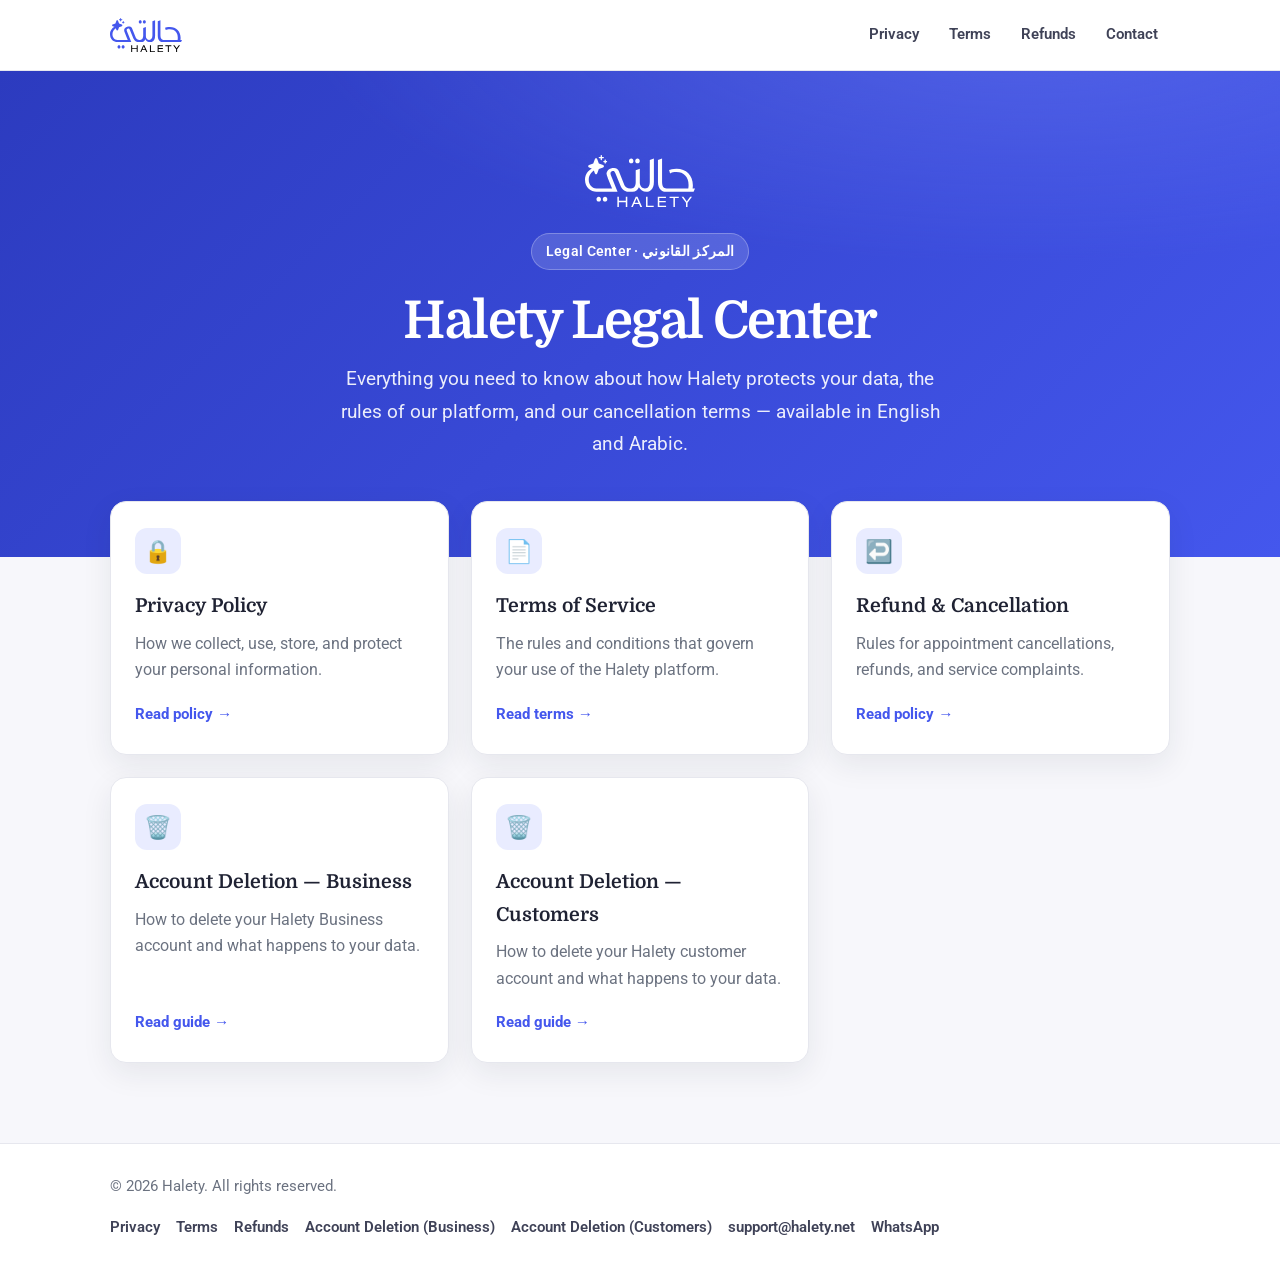
<file: index.html>
<!DOCTYPE html>
<html lang="en">
<head>
  <meta charset="UTF-8">
  <meta name="viewport" content="width=device-width, initial-scale=1">
  <title>Halety — Legal Center</title>
  <meta name="description" content="Halety legal center: Privacy Policy, Terms of Service, and Refund &amp; Cancellation Policy. Available in English and Arabic.">
  <link rel="preconnect" href="https://fonts.googleapis.com">
  <link rel="preconnect" href="https://fonts.gstatic.com" crossorigin>
  <link href="https://fonts.googleapis.com/css2?family=Domine:wght@400;500;600;700&family=Roboto:wght@400;500;700;900&family=Tajawal:wght@400;500;700;800&display=swap" rel="stylesheet">
  <link rel="stylesheet" href="styles.css">
</head>
<body>

  <header class="site-header">
    <div class="wrap">
      <a class="brand" href="index.html">
        <img class="logo" src="assets/halety-logo.svg" alt="Halety">
      </a>
      <nav class="nav">
        <a href="privacy-policy/privacy-policy.html">Privacy</a>
        <a href="terms-of-service/terms-of-service.html">Terms</a>
        <a href="refund-policy/refund-policy.html">Refunds</a>
        <a href="mailto:support@halety.net">Contact</a>
      </nav>
    </div>
  </header>

  <main>
    <section class="hero">
      <img class="hero-logo" src="assets/halety-logo-white.svg" alt="Halety">
      <span class="pill">Legal Center · المركز القانوني</span>
      <h1>Halety Legal Center</h1>
      <p>Everything you need to know about how Halety protects your data, the rules of our platform, and our cancellation terms — available in English and Arabic.</p>
    </section>

    <section class="cards" aria-label="Policies">
      <article class="card">
        <a class="cover" href="privacy-policy/privacy-policy.html">
          <span class="icon" aria-hidden="true">🔒</span>
          <h3>Privacy Policy</h3>
          <p>How we collect, use, store, and protect your personal information.</p>
        </a>
        <span class="more"><a href="privacy-policy/privacy-policy.html">Read policy →</a></span>
      </article>

      <article class="card">
        <a class="cover" href="terms-of-service/terms-of-service.html">
          <span class="icon" aria-hidden="true">📄</span>
          <h3>Terms of Service</h3>
          <p>The rules and conditions that govern your use of the Halety platform.</p>
        </a>
        <span class="more"><a href="terms-of-service/terms-of-service.html">Read terms →</a></span>
      </article>

      <article class="card">
        <a class="cover" href="refund-policy/refund-policy.html">
          <span class="icon" aria-hidden="true">↩️</span>
          <h3>Refund &amp; Cancellation</h3>
          <p>Rules for appointment cancellations, refunds, and service complaints.</p>
        </a>
        <span class="more"><a href="refund-policy/refund-policy.html">Read policy →</a></span>
      </article>

      <article class="card">
        <a class="cover" href="account-deletion/">
          <span class="icon" aria-hidden="true">🗑️</span>
          <h3>Account Deletion — Business</h3>
          <p>How to delete your Halety Business account and what happens to your data.</p>
        </a>
        <span class="more"><a href="account-deletion/">Read guide →</a></span>
      </article>

      <article class="card">
        <a class="cover" href="account-deletion-customers/">
          <span class="icon" aria-hidden="true">🗑️</span>
          <h3>Account Deletion — Customers</h3>
          <p>How to delete your Halety customer account and what happens to your data.</p>
        </a>
        <span class="more"><a href="account-deletion-customers/">Read guide →</a></span>
      </article>
    </section>
  </main>

  <footer class="site-footer">
    <div class="wrap">
      <span>© 2026 Halety. All rights reserved.</span>
      <span class="links">
        <a href="privacy-policy/privacy-policy.html">Privacy</a>
        <a href="terms-of-service/terms-of-service.html">Terms</a>
        <a href="refund-policy/refund-policy.html">Refunds</a>
        <a href="account-deletion/">Account Deletion (Business)</a>
        <a href="account-deletion-customers/">Account Deletion (Customers)</a>
        <a href="mailto:support@halety.net">support@halety.net</a>
        <a href="https://wa.me/22247307104">WhatsApp</a>
      </span>
    </div>
  </footer>

</body>
</html>
</file>
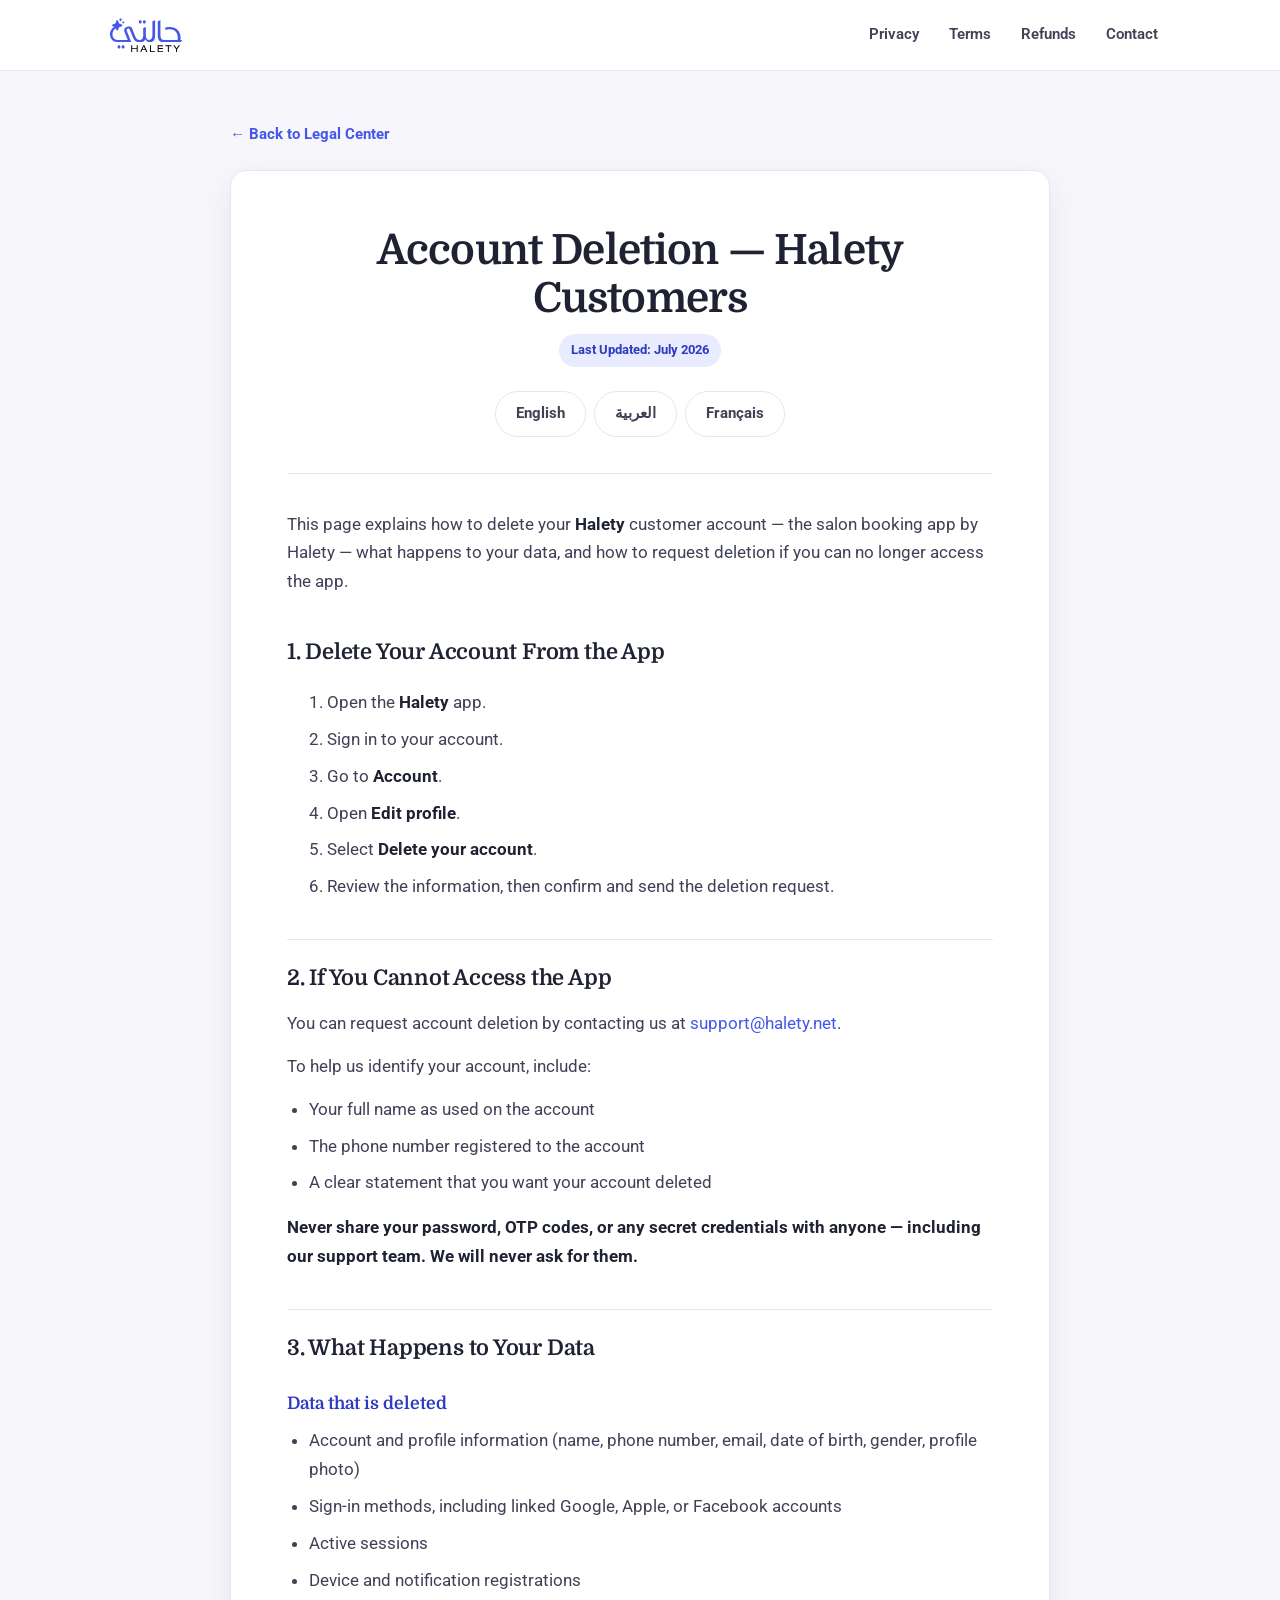
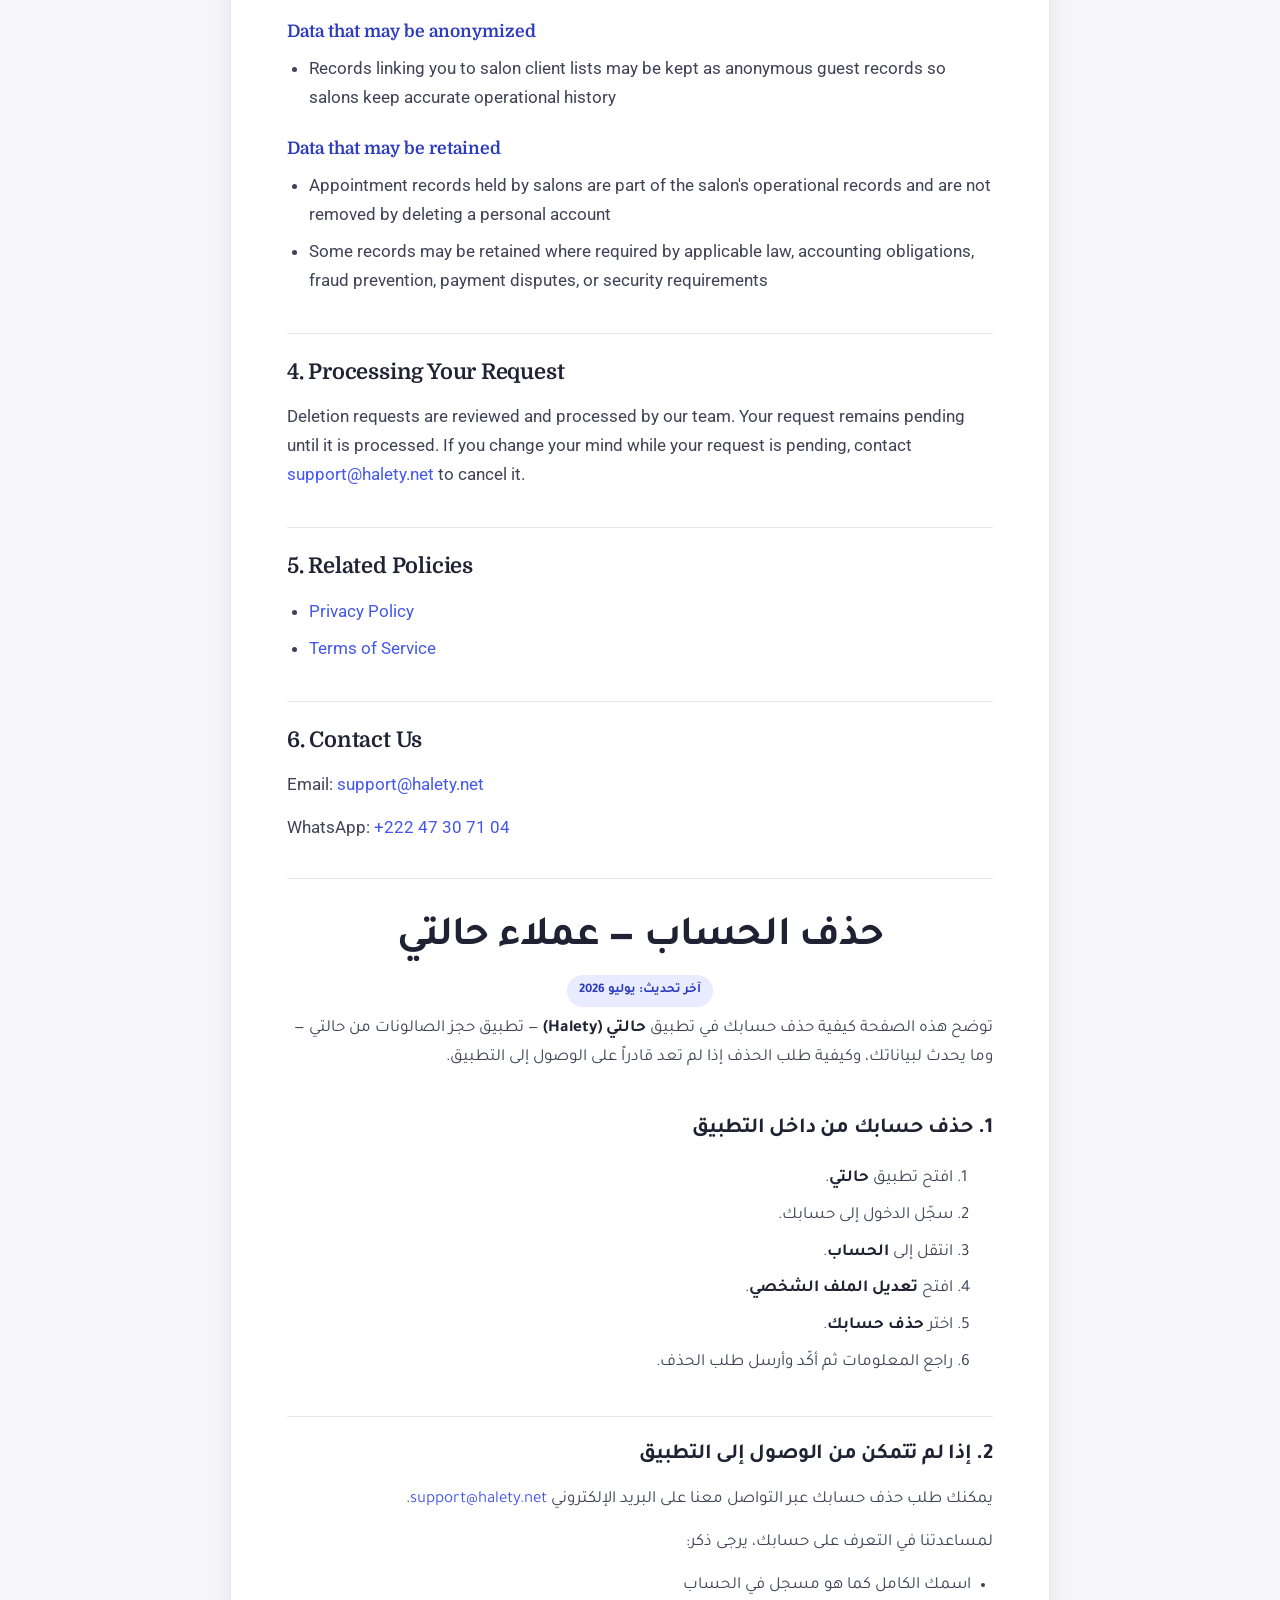
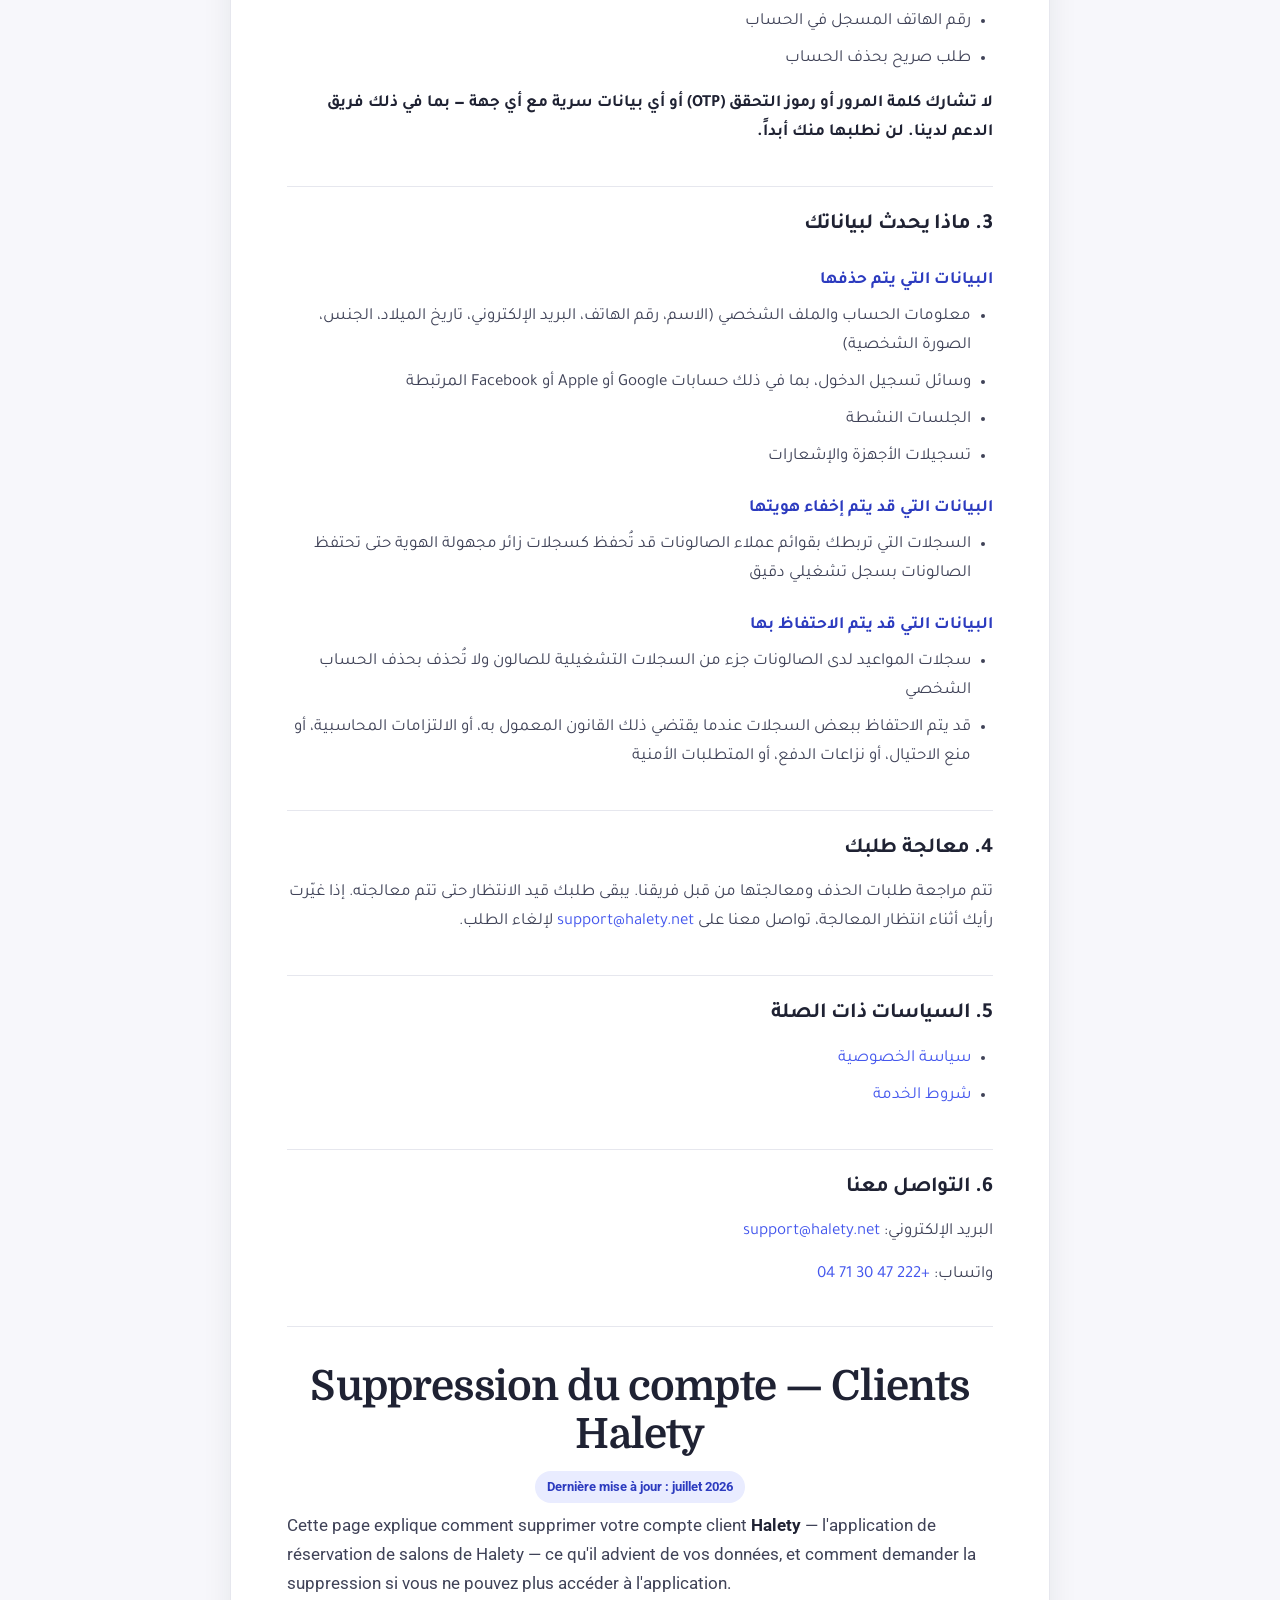
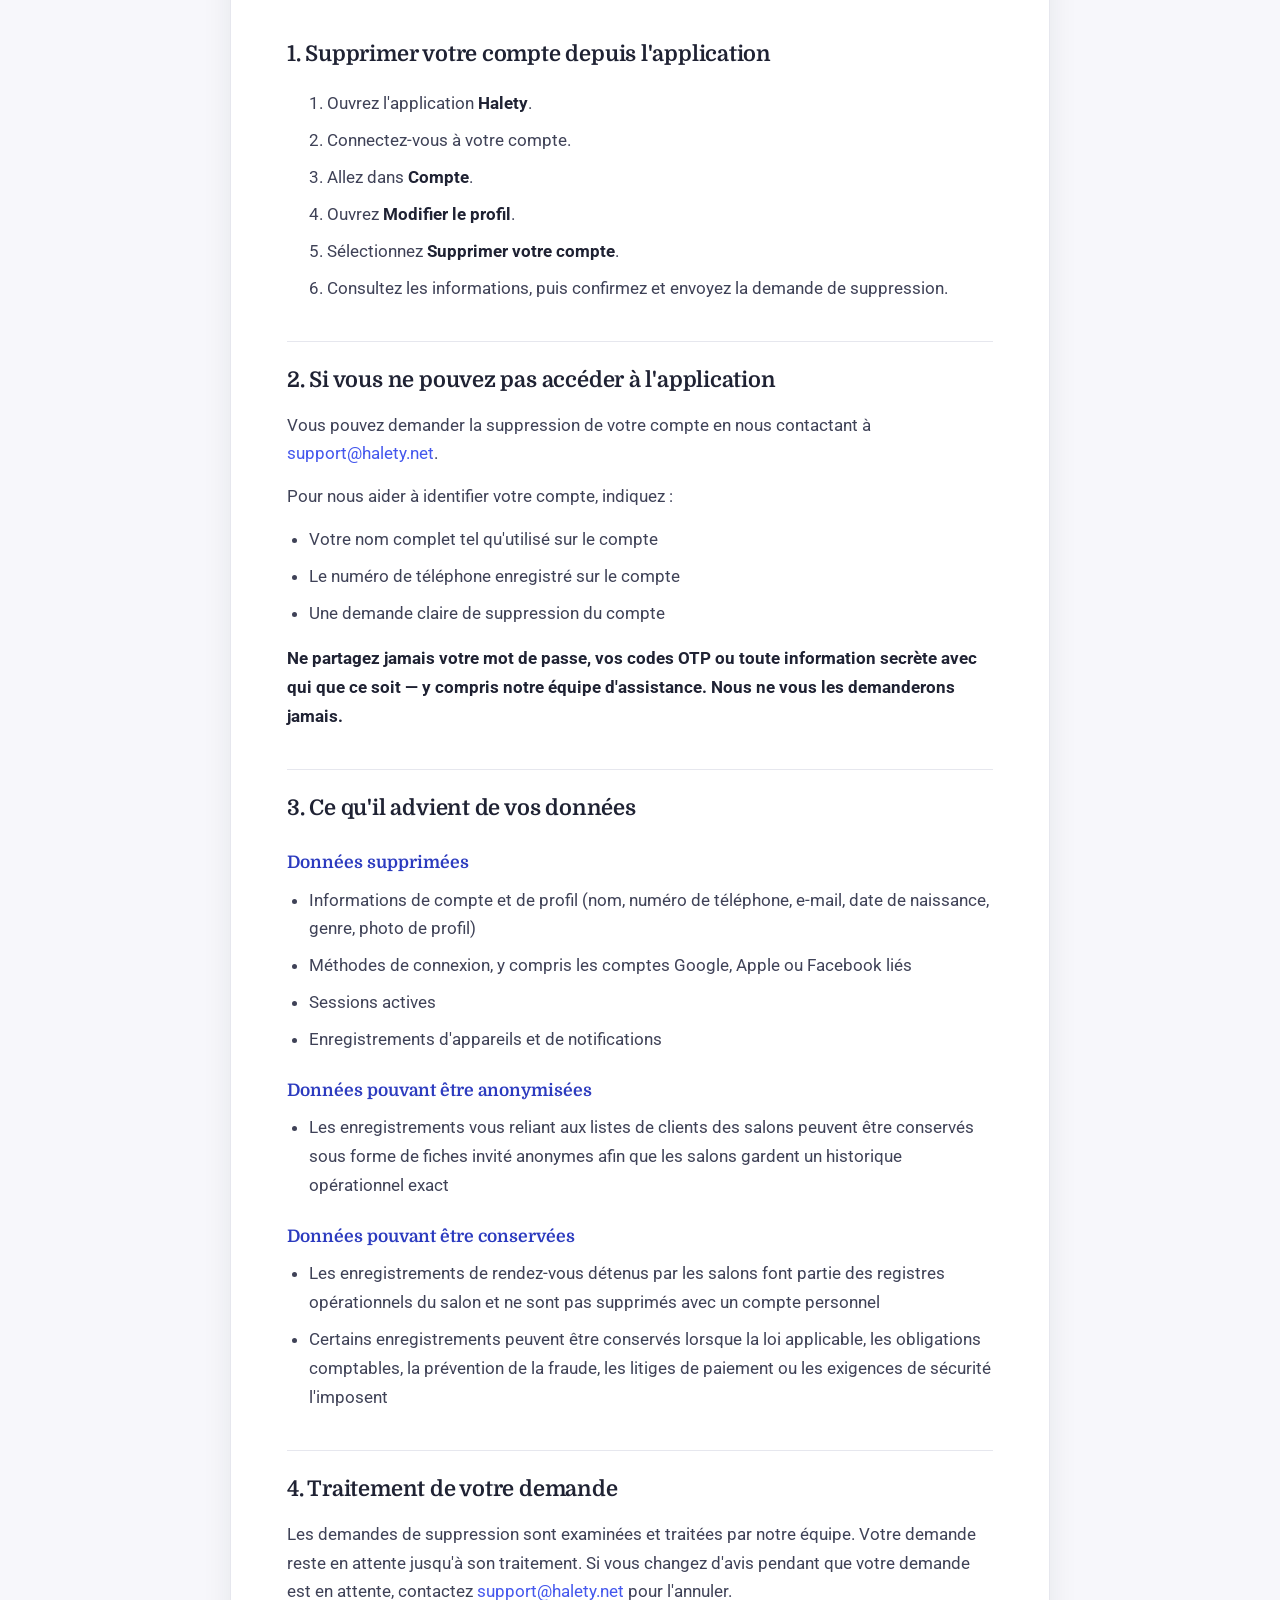
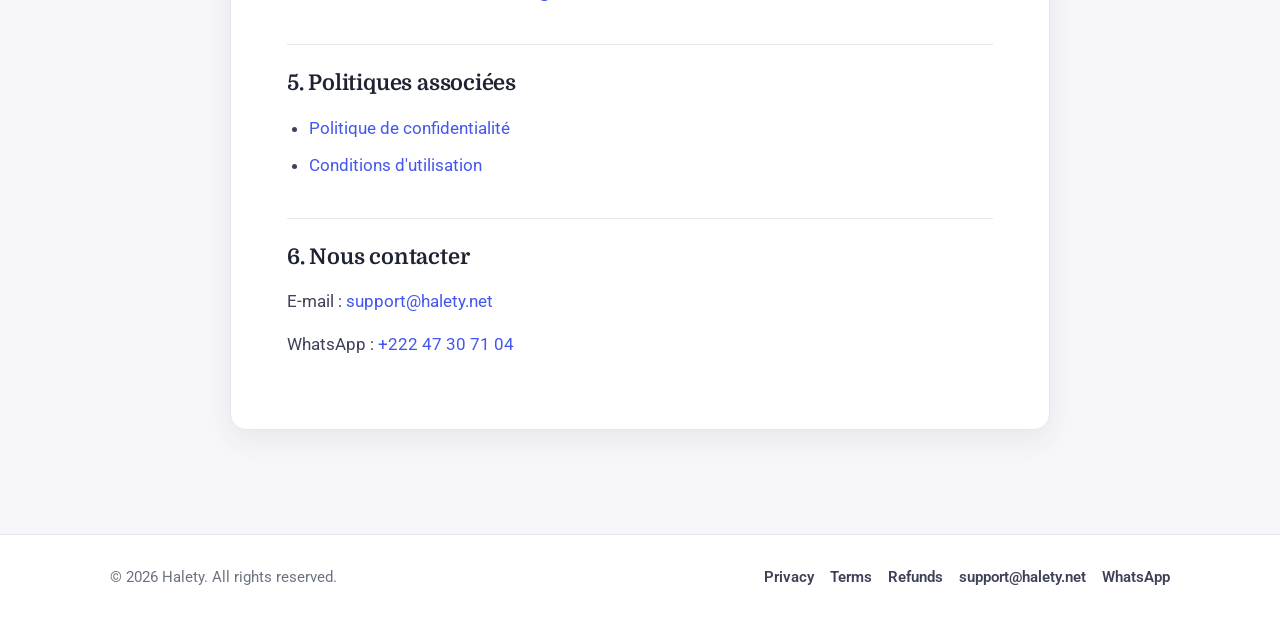
<file: account-deletion-customers/index.html>
<!DOCTYPE html>
<html lang="en">
<head>
  <meta charset="UTF-8">
  <meta name="viewport" content="width=device-width, initial-scale=1">
  <title>Account Deletion — Halety Customers</title>
  <meta name="description" content="How to delete your Halety customer account, what happens to your data, and how to request deletion if you cannot access the app. English, Arabic, and French.">
  <link rel="preconnect" href="https://fonts.googleapis.com">
  <link rel="preconnect" href="https://fonts.gstatic.com" crossorigin>
  <link href="https://fonts.googleapis.com/css2?family=Domine:wght@400;500;600;700&family=Roboto:wght@400;500;700;900&family=Tajawal:wght@400;500;700;800&display=swap" rel="stylesheet">
  <link rel="stylesheet" href="../styles.css">
</head>
<body>

  <header class="site-header">
    <div class="wrap">
      <a class="brand" href="../index.html">
        <img class="logo" src="../assets/halety-logo.svg" alt="Halety">
      </a>
      <nav class="nav">
        <a href="../privacy-policy/privacy-policy.html">Privacy</a>
        <a href="../terms-of-service/terms-of-service.html">Terms</a>
        <a href="../refund-policy/refund-policy.html">Refunds</a>
        <a href="mailto:support@halety.net">Contact</a>
      </nav>
    </div>
  </header>

  <main class="page">
    <a class="back" href="../index.html">← Back to Legal Center</a>

    <article class="doc">
      <div class="doc-head">
        <h1>Account Deletion — Halety Customers</h1>
        <span class="updated">Last Updated: July 2026</span>
      </div>

      <div class="lang-switch">
        <a href="#en">English</a>
        <a href="#ar">العربية</a>
        <a href="#fr">Français</a>
      </div>

      <hr class="divider">

      <!-- ============================== ENGLISH ============================== -->
      <section id="en" class="lang-block" lang="en">
        <p class="intro">This page explains how to delete your <strong>Halety</strong> customer account — the salon booking app by Halety — what happens to your data, and how to request deletion if you can no longer access the app.</p>

        <h2>1. Delete Your Account From the App</h2>
        <ol>
          <li>Open the <strong>Halety</strong> app.</li>
          <li>Sign in to your account.</li>
          <li>Go to <strong>Account</strong>.</li>
          <li>Open <strong>Edit profile</strong>.</li>
          <li>Select <strong>Delete your account</strong>.</li>
          <li>Review the information, then confirm and send the deletion request.</li>
        </ol>

        <h2>2. If You Cannot Access the App</h2>
        <p>You can request account deletion by contacting us at <a href="mailto:support@halety.net">support@halety.net</a>.</p>
        <p>To help us identify your account, include:</p>
        <ul>
          <li>Your full name as used on the account</li>
          <li>The phone number registered to the account</li>
          <li>A clear statement that you want your account deleted</li>
        </ul>
        <p><strong>Never share your password, OTP codes, or any secret credentials with anyone — including our support team. We will never ask for them.</strong></p>

        <h2>3. What Happens to Your Data</h2>
        <h3>Data that is deleted</h3>
        <ul>
          <li>Account and profile information (name, phone number, email, date of birth, gender, profile photo)</li>
          <li>Sign-in methods, including linked Google, Apple, or Facebook accounts</li>
          <li>Active sessions</li>
          <li>Device and notification registrations</li>
        </ul>
        <h3>Data that may be anonymized</h3>
        <ul>
          <li>Records linking you to salon client lists may be kept as anonymous guest records so salons keep accurate operational history</li>
        </ul>
        <h3>Data that may be retained</h3>
        <ul>
          <li>Appointment records held by salons are part of the salon's operational records and are not removed by deleting a personal account</li>
          <li>Some records may be retained where required by applicable law, accounting obligations, fraud prevention, payment disputes, or security requirements</li>
        </ul>

        <h2>4. Processing Your Request</h2>
        <p>Deletion requests are reviewed and processed by our team. Your request remains pending until it is processed. If you change your mind while your request is pending, contact <a href="mailto:support@halety.net">support@halety.net</a> to cancel it.</p>

        <h2>5. Related Policies</h2>
        <ul>
          <li><a href="../privacy-policy/privacy-policy.html">Privacy Policy</a></li>
          <li><a href="../terms-of-service/terms-of-service.html">Terms of Service</a></li>
        </ul>

        <h2>6. Contact Us</h2>
        <p>Email: <a href="mailto:support@halety.net">support@halety.net</a></p>
        <p>WhatsApp: <a href="https://wa.me/22247307104">+222 47 30 71 04</a></p>
      </section>

      <hr class="divider">

      <!-- ============================== ARABIC ============================== -->
      <section id="ar" class="lang-block" lang="ar" dir="rtl">
        <div class="doc-head">
          <h1>حذف الحساب — عملاء حالتي</h1>
          <span class="updated">آخر تحديث: يوليو 2026</span>
        </div>

        <p class="intro">توضح هذه الصفحة كيفية حذف حسابك في تطبيق <strong>حالتي (Halety)</strong> — تطبيق حجز الصالونات من حالتي — وما يحدث لبياناتك، وكيفية طلب الحذف إذا لم تعد قادراً على الوصول إلى التطبيق.</p>

        <h2>1. حذف حسابك من داخل التطبيق</h2>
        <ol>
          <li>افتح تطبيق <strong>حالتي</strong>.</li>
          <li>سجّل الدخول إلى حسابك.</li>
          <li>انتقل إلى <strong>الحساب</strong>.</li>
          <li>افتح <strong>تعديل الملف الشخصي</strong>.</li>
          <li>اختر <strong>حذف حسابك</strong>.</li>
          <li>راجع المعلومات ثم أكّد وأرسل طلب الحذف.</li>
        </ol>

        <h2>2. إذا لم تتمكن من الوصول إلى التطبيق</h2>
        <p>يمكنك طلب حذف حسابك عبر التواصل معنا على البريد الإلكتروني <a href="mailto:support@halety.net">support@halety.net</a>.</p>
        <p>لمساعدتنا في التعرف على حسابك، يرجى ذكر:</p>
        <ul>
          <li>اسمك الكامل كما هو مسجل في الحساب</li>
          <li>رقم الهاتف المسجل في الحساب</li>
          <li>طلب صريح بحذف الحساب</li>
        </ul>
        <p><strong>لا تشارك كلمة المرور أو رموز التحقق (OTP) أو أي بيانات سرية مع أي جهة — بما في ذلك فريق الدعم لدينا. لن نطلبها منك أبداً.</strong></p>

        <h2>3. ماذا يحدث لبياناتك</h2>
        <h3>البيانات التي يتم حذفها</h3>
        <ul>
          <li>معلومات الحساب والملف الشخصي (الاسم، رقم الهاتف، البريد الإلكتروني، تاريخ الميلاد، الجنس، الصورة الشخصية)</li>
          <li>وسائل تسجيل الدخول، بما في ذلك حسابات Google أو Apple أو Facebook المرتبطة</li>
          <li>الجلسات النشطة</li>
          <li>تسجيلات الأجهزة والإشعارات</li>
        </ul>
        <h3>البيانات التي قد يتم إخفاء هويتها</h3>
        <ul>
          <li>السجلات التي تربطك بقوائم عملاء الصالونات قد تُحفظ كسجلات زائر مجهولة الهوية حتى تحتفظ الصالونات بسجل تشغيلي دقيق</li>
        </ul>
        <h3>البيانات التي قد يتم الاحتفاظ بها</h3>
        <ul>
          <li>سجلات المواعيد لدى الصالونات جزء من السجلات التشغيلية للصالون ولا تُحذف بحذف الحساب الشخصي</li>
          <li>قد يتم الاحتفاظ ببعض السجلات عندما يقتضي ذلك القانون المعمول به، أو الالتزامات المحاسبية، أو منع الاحتيال، أو نزاعات الدفع، أو المتطلبات الأمنية</li>
        </ul>

        <h2>4. معالجة طلبك</h2>
        <p>تتم مراجعة طلبات الحذف ومعالجتها من قبل فريقنا. يبقى طلبك قيد الانتظار حتى تتم معالجته. إذا غيّرت رأيك أثناء انتظار المعالجة، تواصل معنا على <a href="mailto:support@halety.net">support@halety.net</a> لإلغاء الطلب.</p>

        <h2>5. السياسات ذات الصلة</h2>
        <ul>
          <li><a href="../privacy-policy/privacy-policy.html">سياسة الخصوصية</a></li>
          <li><a href="../terms-of-service/terms-of-service.html">شروط الخدمة</a></li>
        </ul>

        <h2>6. التواصل معنا</h2>
        <p>البريد الإلكتروني: <a href="mailto:support@halety.net">support@halety.net</a></p>
        <p>واتساب: <a href="https://wa.me/22247307104">+222 47 30 71 04</a></p>
      </section>

      <hr class="divider">

      <!-- ============================== FRENCH ============================== -->
      <section id="fr" class="lang-block" lang="fr">
        <div class="doc-head">
          <h1>Suppression du compte — Clients Halety</h1>
          <span class="updated">Dernière mise à jour : juillet 2026</span>
        </div>

        <p class="intro">Cette page explique comment supprimer votre compte client <strong>Halety</strong> — l'application de réservation de salons de Halety — ce qu'il advient de vos données, et comment demander la suppression si vous ne pouvez plus accéder à l'application.</p>

        <h2>1. Supprimer votre compte depuis l'application</h2>
        <ol>
          <li>Ouvrez l'application <strong>Halety</strong>.</li>
          <li>Connectez-vous à votre compte.</li>
          <li>Allez dans <strong>Compte</strong>.</li>
          <li>Ouvrez <strong>Modifier le profil</strong>.</li>
          <li>Sélectionnez <strong>Supprimer votre compte</strong>.</li>
          <li>Consultez les informations, puis confirmez et envoyez la demande de suppression.</li>
        </ol>

        <h2>2. Si vous ne pouvez pas accéder à l'application</h2>
        <p>Vous pouvez demander la suppression de votre compte en nous contactant à <a href="mailto:support@halety.net">support@halety.net</a>.</p>
        <p>Pour nous aider à identifier votre compte, indiquez :</p>
        <ul>
          <li>Votre nom complet tel qu'utilisé sur le compte</li>
          <li>Le numéro de téléphone enregistré sur le compte</li>
          <li>Une demande claire de suppression du compte</li>
        </ul>
        <p><strong>Ne partagez jamais votre mot de passe, vos codes OTP ou toute information secrète avec qui que ce soit — y compris notre équipe d'assistance. Nous ne vous les demanderons jamais.</strong></p>

        <h2>3. Ce qu'il advient de vos données</h2>
        <h3>Données supprimées</h3>
        <ul>
          <li>Informations de compte et de profil (nom, numéro de téléphone, e-mail, date de naissance, genre, photo de profil)</li>
          <li>Méthodes de connexion, y compris les comptes Google, Apple ou Facebook liés</li>
          <li>Sessions actives</li>
          <li>Enregistrements d'appareils et de notifications</li>
        </ul>
        <h3>Données pouvant être anonymisées</h3>
        <ul>
          <li>Les enregistrements vous reliant aux listes de clients des salons peuvent être conservés sous forme de fiches invité anonymes afin que les salons gardent un historique opérationnel exact</li>
        </ul>
        <h3>Données pouvant être conservées</h3>
        <ul>
          <li>Les enregistrements de rendez-vous détenus par les salons font partie des registres opérationnels du salon et ne sont pas supprimés avec un compte personnel</li>
          <li>Certains enregistrements peuvent être conservés lorsque la loi applicable, les obligations comptables, la prévention de la fraude, les litiges de paiement ou les exigences de sécurité l'imposent</li>
        </ul>

        <h2>4. Traitement de votre demande</h2>
        <p>Les demandes de suppression sont examinées et traitées par notre équipe. Votre demande reste en attente jusqu'à son traitement. Si vous changez d'avis pendant que votre demande est en attente, contactez <a href="mailto:support@halety.net">support@halety.net</a> pour l'annuler.</p>

        <h2>5. Politiques associées</h2>
        <ul>
          <li><a href="../privacy-policy/privacy-policy.html">Politique de confidentialité</a></li>
          <li><a href="../terms-of-service/terms-of-service.html">Conditions d'utilisation</a></li>
        </ul>

        <h2>6. Nous contacter</h2>
        <p>E-mail : <a href="mailto:support@halety.net">support@halety.net</a></p>
        <p>WhatsApp : <a href="https://wa.me/22247307104">+222 47 30 71 04</a></p>
      </section>
    </article>
  </main>

  <footer class="site-footer">
    <div class="wrap">
      <span>© 2026 Halety. All rights reserved.</span>
      <span class="links">
        <a href="../privacy-policy/privacy-policy.html">Privacy</a>
        <a href="../terms-of-service/terms-of-service.html">Terms</a>
        <a href="../refund-policy/refund-policy.html">Refunds</a>
        <a href="mailto:support@halety.net">support@halety.net</a>
        <a href="https://wa.me/22247307104">WhatsApp</a>
      </span>
    </div>
  </footer>

</body>
</html>
</file>
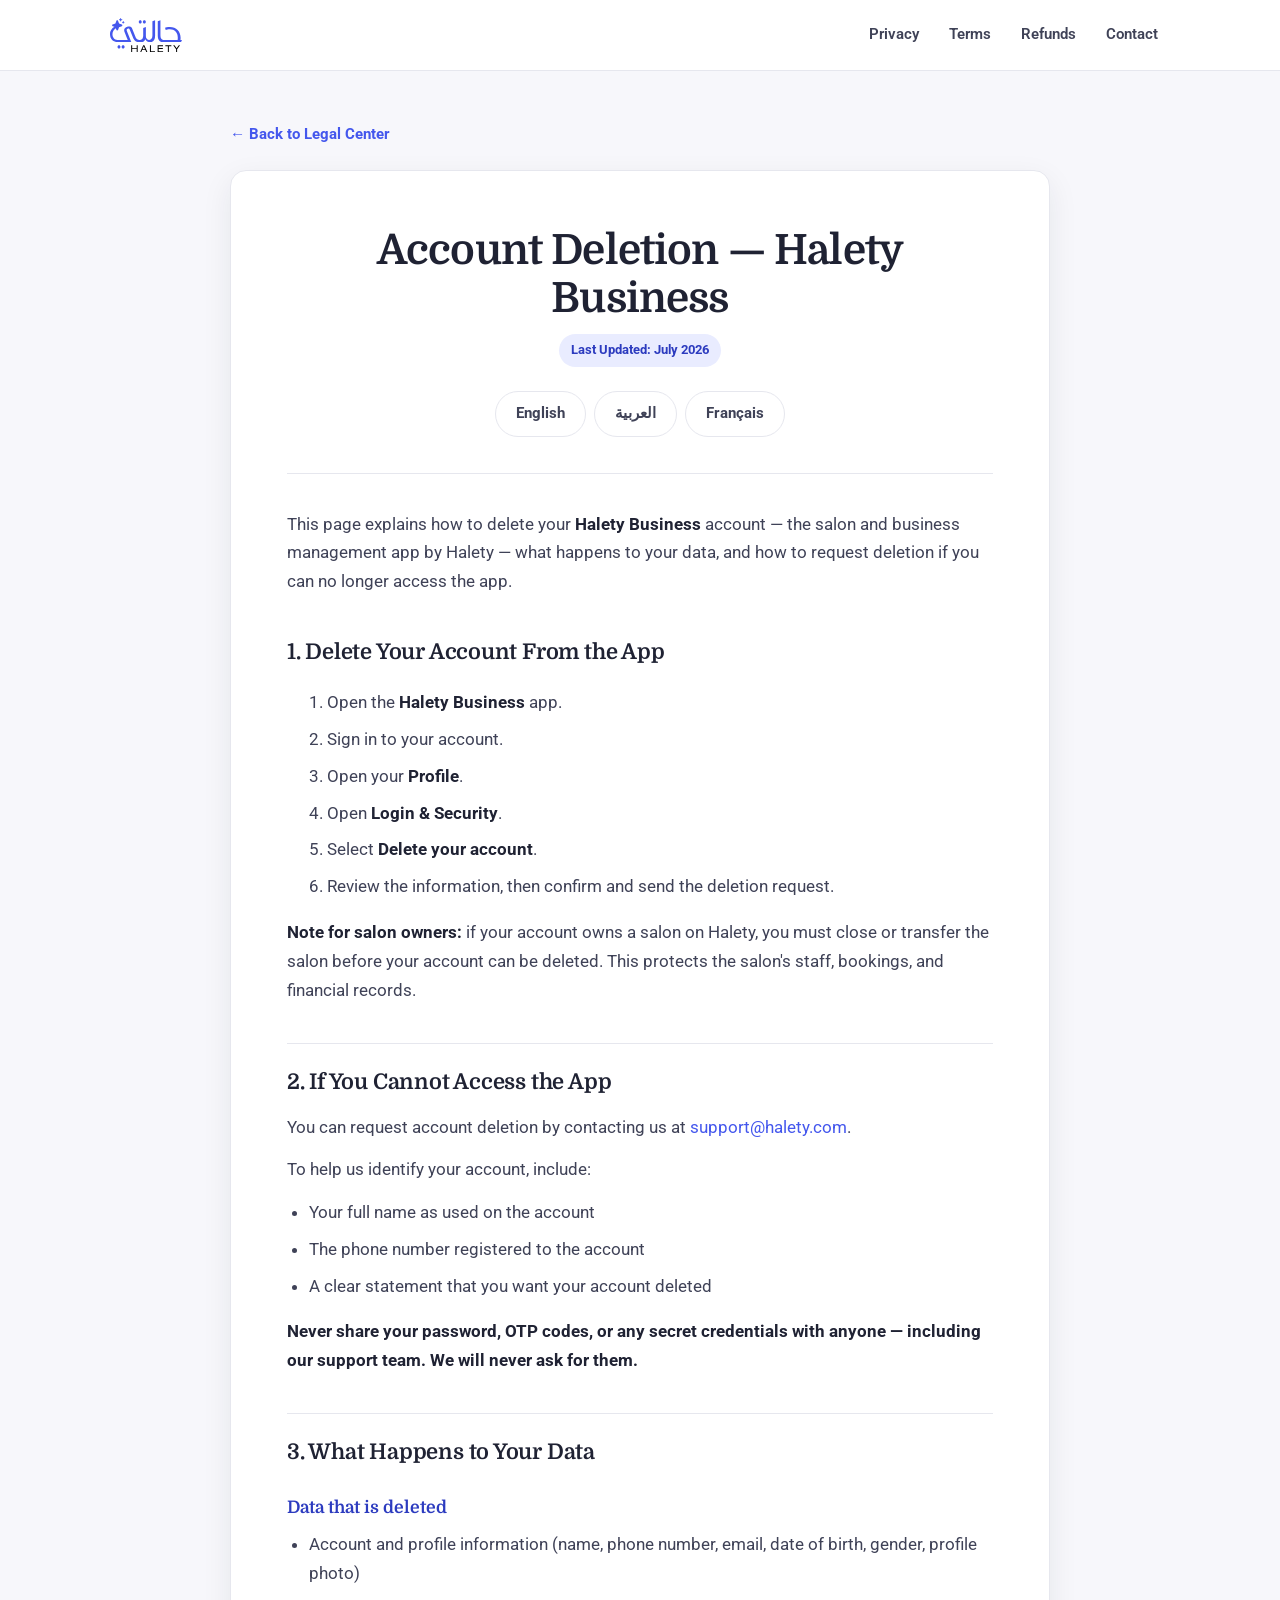
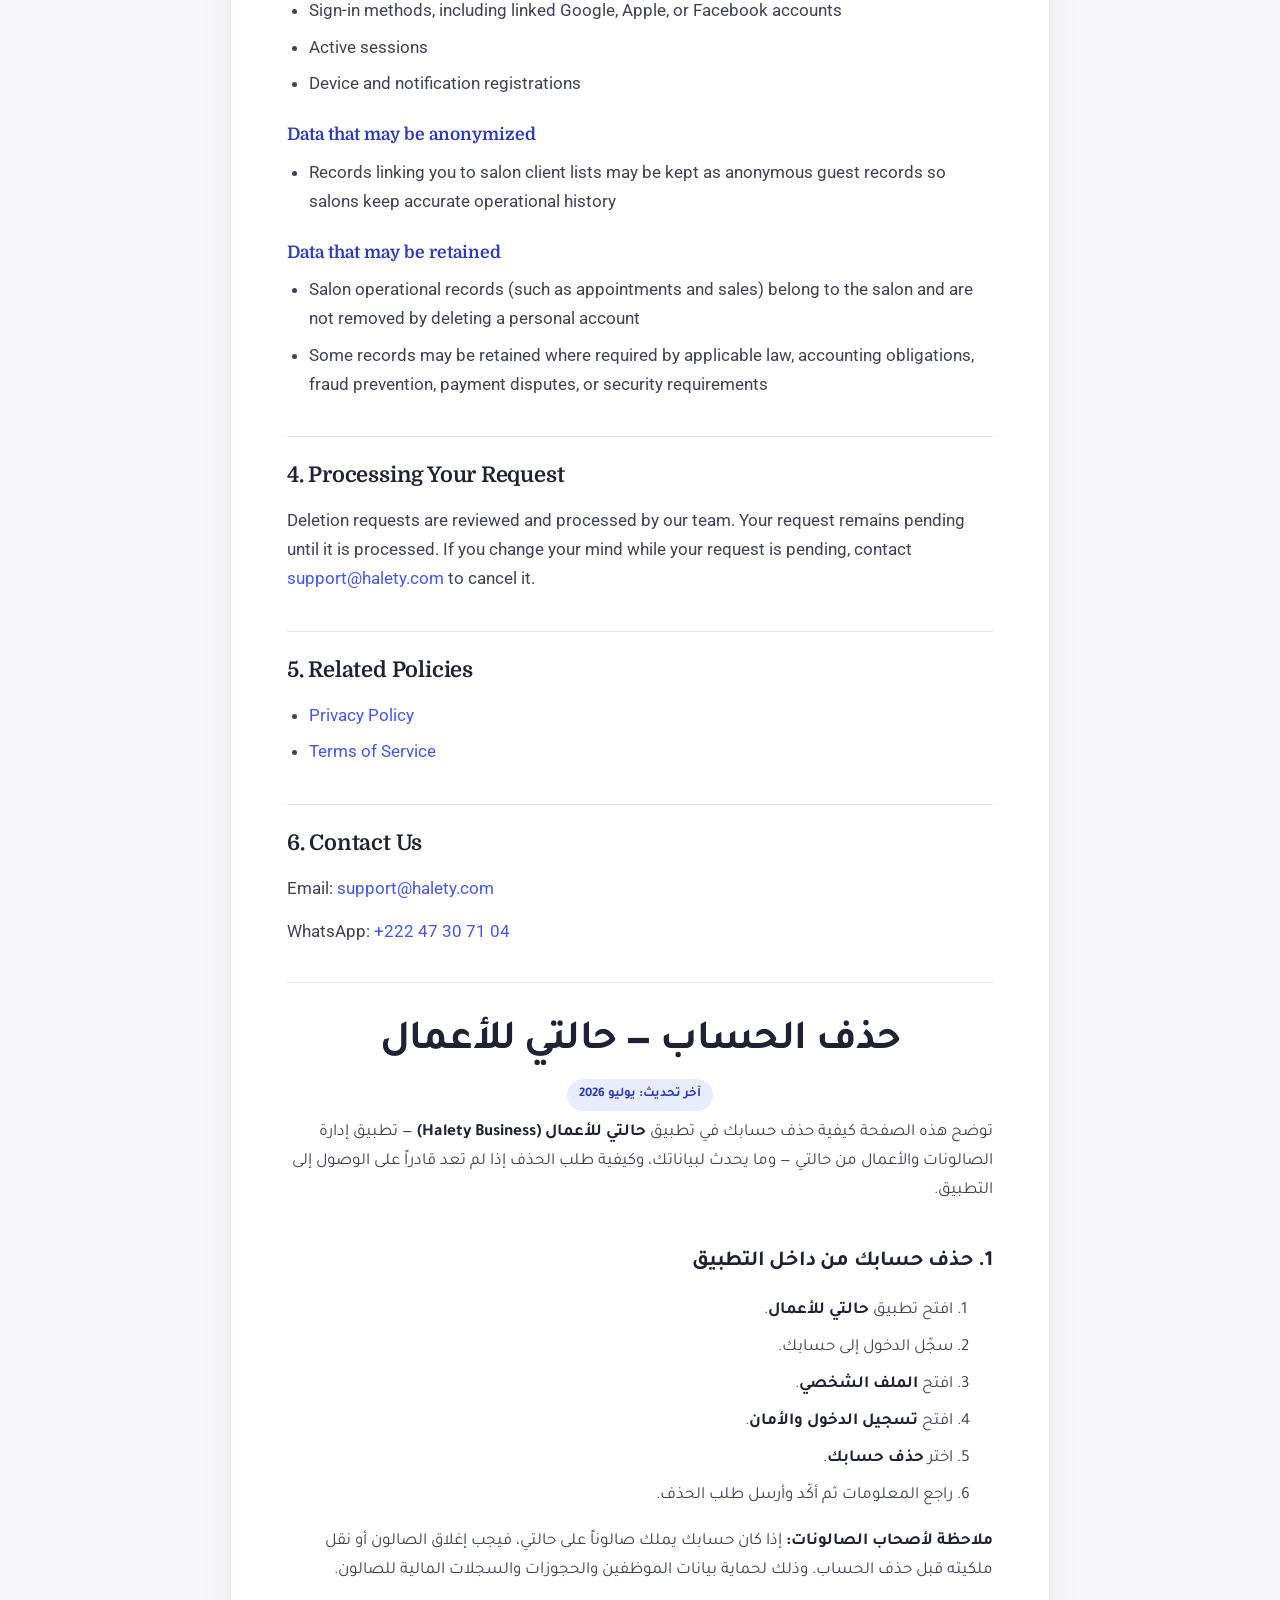
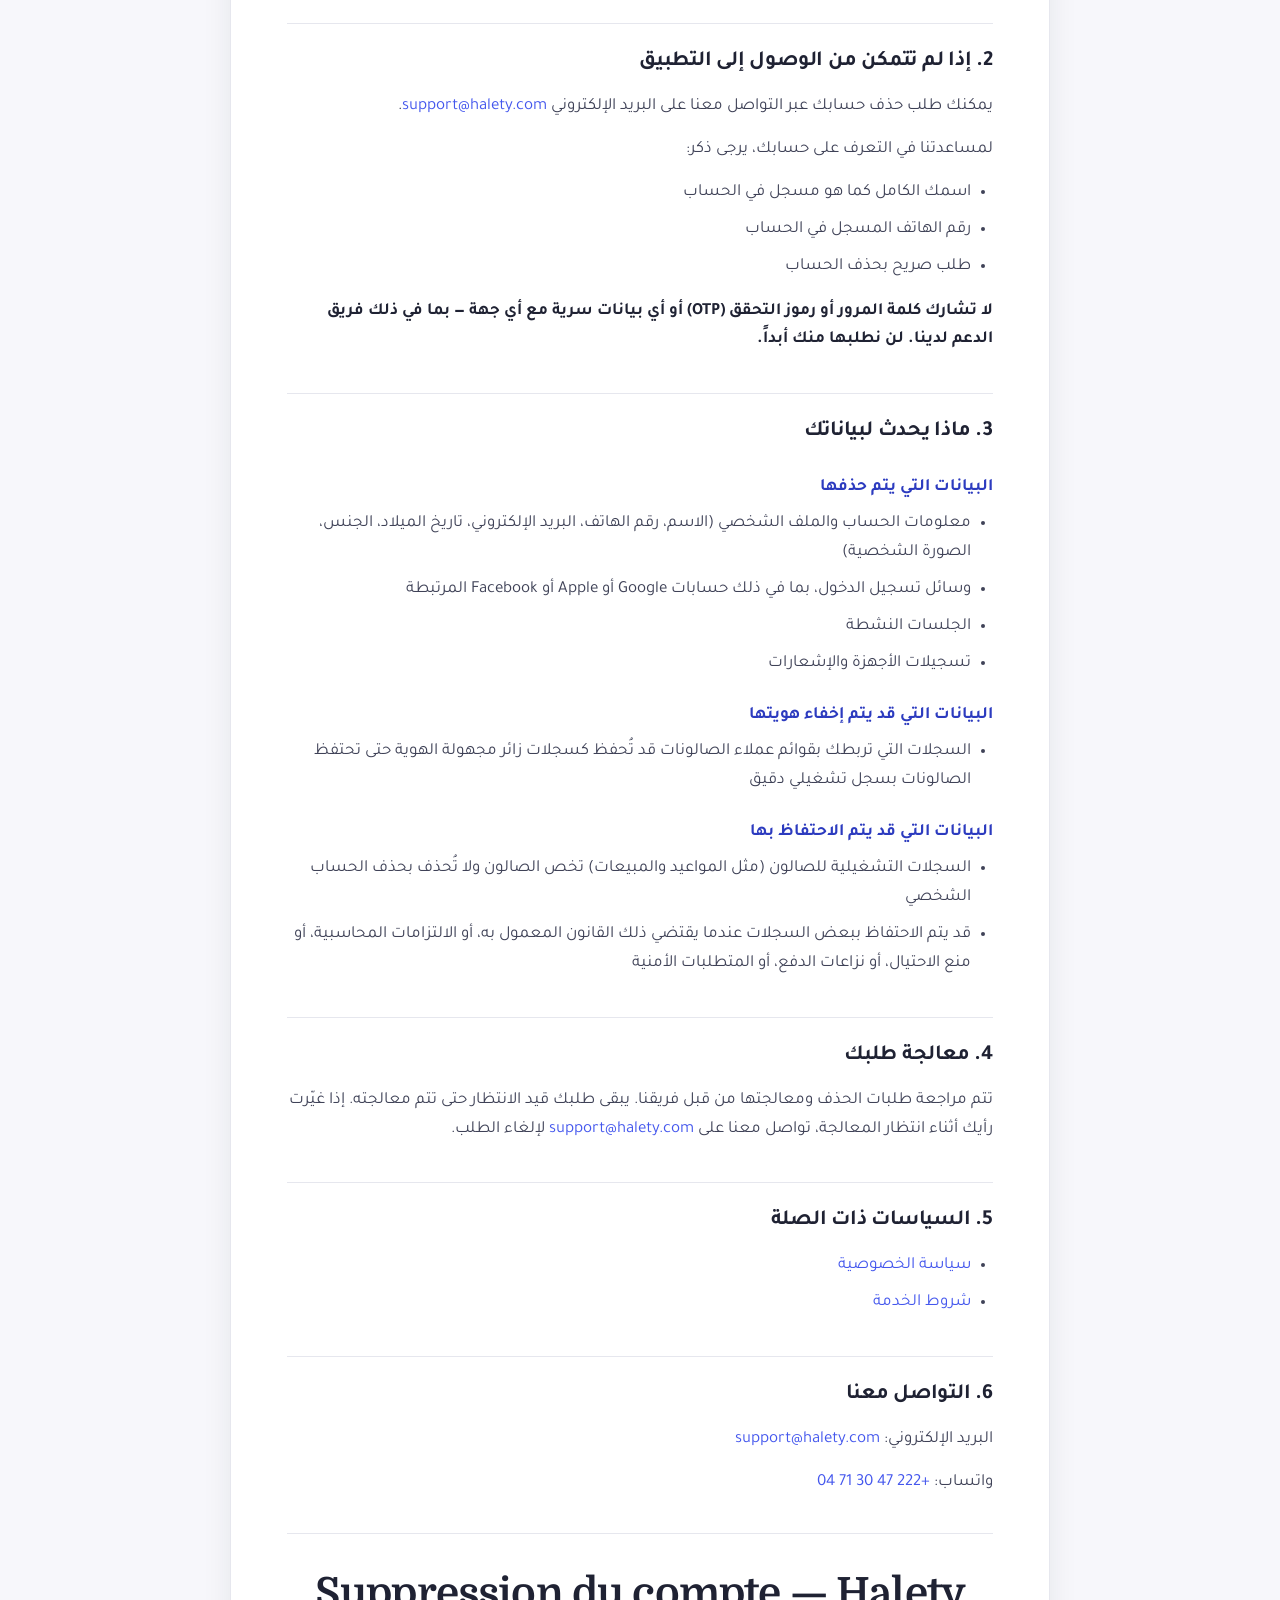
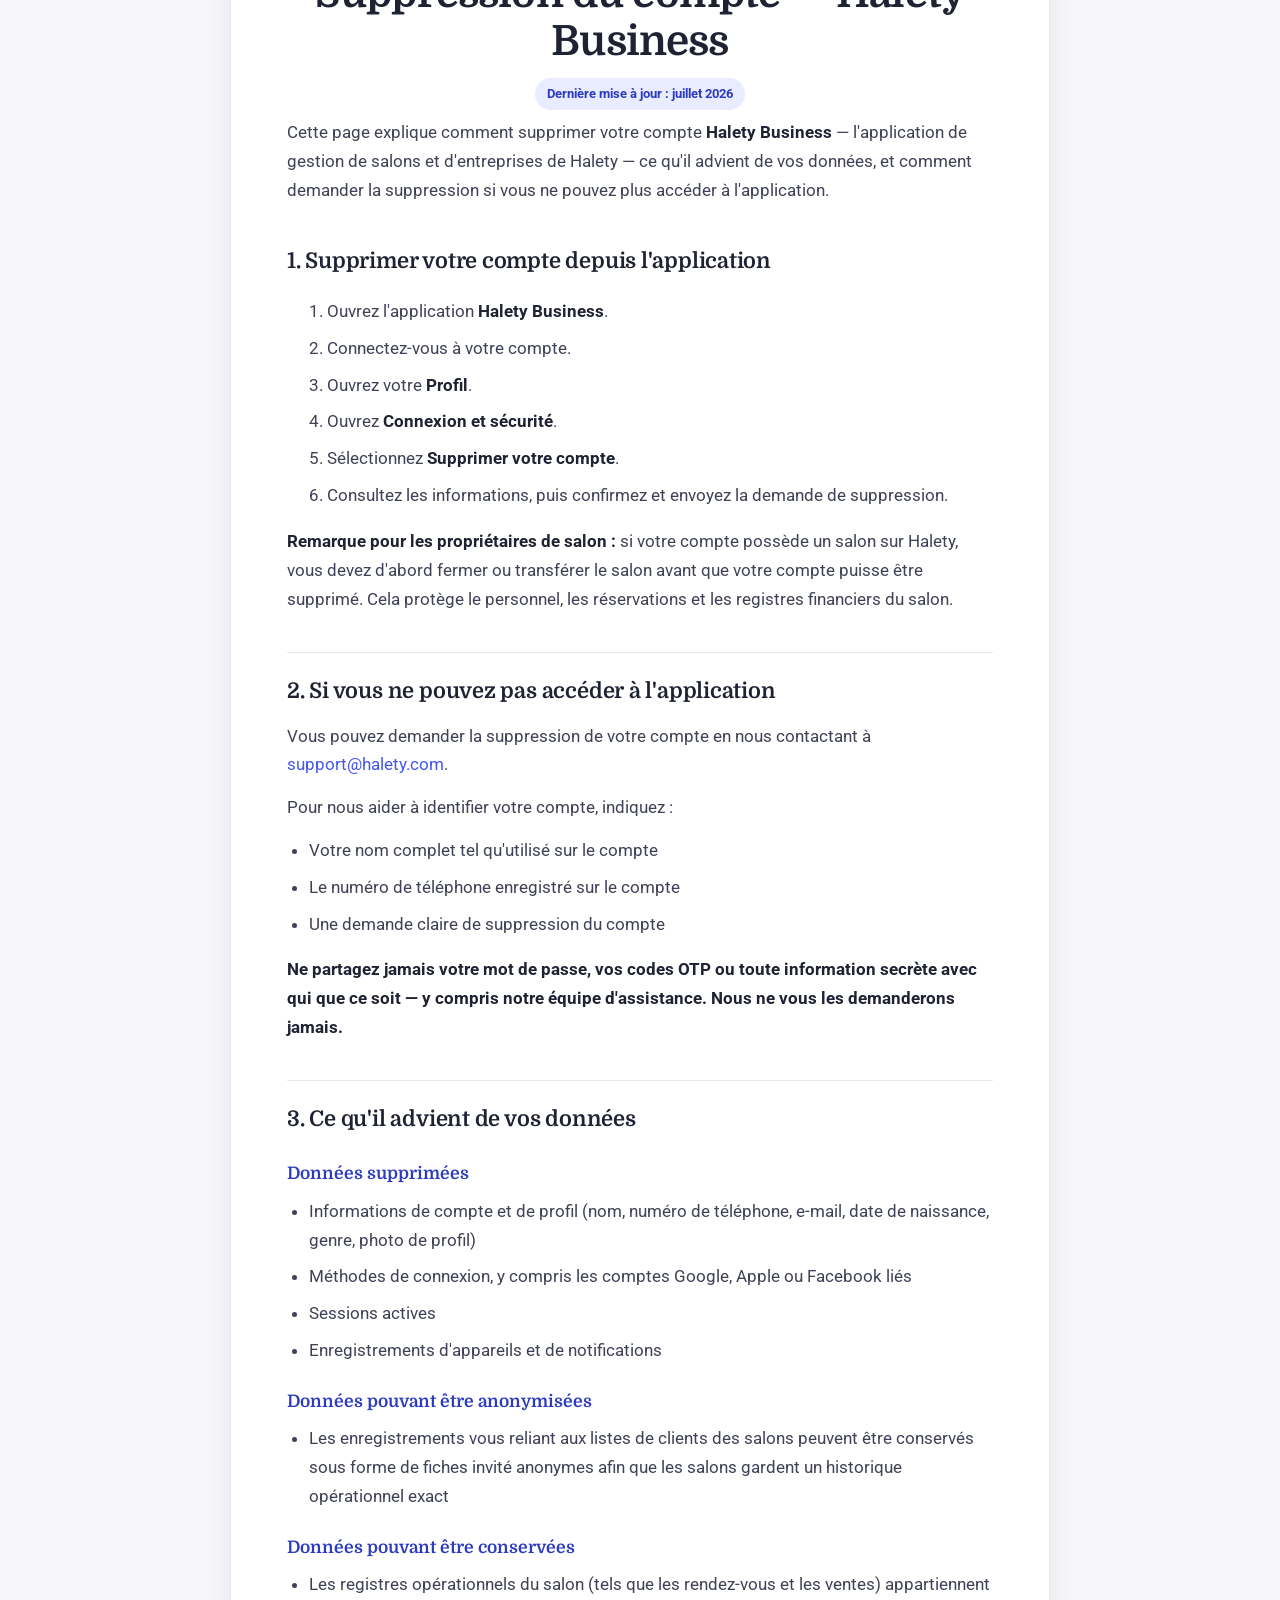
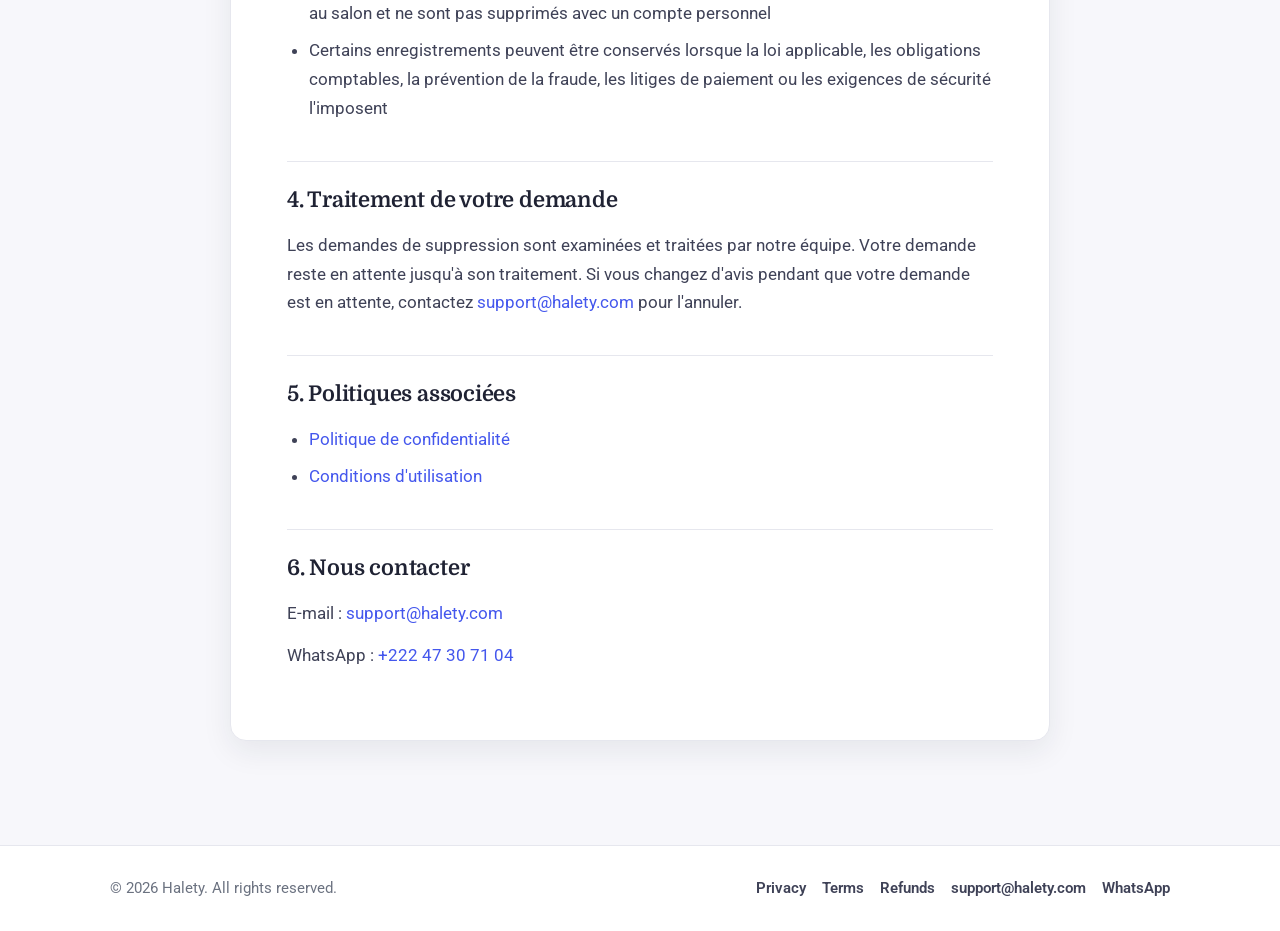
<file: account-deletion/index.html>
<!DOCTYPE html>
<html lang="en">
<head>
  <meta charset="UTF-8">
  <meta name="viewport" content="width=device-width, initial-scale=1">
  <title>Account Deletion — Halety Business</title>
  <meta name="description" content="How to delete your Halety Business account, what happens to your data, and how to request deletion if you cannot access the app. English, Arabic, and French.">
  <link rel="preconnect" href="https://fonts.googleapis.com">
  <link rel="preconnect" href="https://fonts.gstatic.com" crossorigin>
  <link href="https://fonts.googleapis.com/css2?family=Domine:wght@400;500;600;700&family=Roboto:wght@400;500;700;900&family=Tajawal:wght@400;500;700;800&display=swap" rel="stylesheet">
  <link rel="stylesheet" href="../styles.css">
</head>
<body>

  <header class="site-header">
    <div class="wrap">
      <a class="brand" href="../index.html">
        <img class="logo" src="../assets/halety-logo.svg" alt="Halety">
      </a>
      <nav class="nav">
        <a href="../privacy-policy/privacy-policy.html">Privacy</a>
        <a href="../terms-of-service/terms-of-service.html">Terms</a>
        <a href="../refund-policy/refund-policy.html">Refunds</a>
        <a href="mailto:support@halety.com">Contact</a>
      </nav>
    </div>
  </header>

  <main class="page">
    <a class="back" href="../index.html">← Back to Legal Center</a>

    <article class="doc">
      <div class="doc-head">
        <h1>Account Deletion — Halety Business</h1>
        <span class="updated">Last Updated: July 2026</span>
      </div>

      <div class="lang-switch">
        <a href="#en">English</a>
        <a href="#ar">العربية</a>
        <a href="#fr">Français</a>
      </div>

      <hr class="divider">

      <!-- ============================== ENGLISH ============================== -->
      <section id="en" class="lang-block" lang="en">
        <p class="intro">This page explains how to delete your <strong>Halety Business</strong> account — the salon and business management app by Halety — what happens to your data, and how to request deletion if you can no longer access the app.</p>

        <h2>1. Delete Your Account From the App</h2>
        <ol>
          <li>Open the <strong>Halety Business</strong> app.</li>
          <li>Sign in to your account.</li>
          <li>Open your <strong>Profile</strong>.</li>
          <li>Open <strong>Login &amp; Security</strong>.</li>
          <li>Select <strong>Delete your account</strong>.</li>
          <li>Review the information, then confirm and send the deletion request.</li>
        </ol>
        <p><strong>Note for salon owners:</strong> if your account owns a salon on Halety, you must close or transfer the salon before your account can be deleted. This protects the salon's staff, bookings, and financial records.</p>

        <h2>2. If You Cannot Access the App</h2>
        <p>You can request account deletion by contacting us at <a href="mailto:support@halety.com">support@halety.com</a>.</p>
        <p>To help us identify your account, include:</p>
        <ul>
          <li>Your full name as used on the account</li>
          <li>The phone number registered to the account</li>
          <li>A clear statement that you want your account deleted</li>
        </ul>
        <p><strong>Never share your password, OTP codes, or any secret credentials with anyone — including our support team. We will never ask for them.</strong></p>

        <h2>3. What Happens to Your Data</h2>
        <h3>Data that is deleted</h3>
        <ul>
          <li>Account and profile information (name, phone number, email, date of birth, gender, profile photo)</li>
          <li>Sign-in methods, including linked Google, Apple, or Facebook accounts</li>
          <li>Active sessions</li>
          <li>Device and notification registrations</li>
        </ul>
        <h3>Data that may be anonymized</h3>
        <ul>
          <li>Records linking you to salon client lists may be kept as anonymous guest records so salons keep accurate operational history</li>
        </ul>
        <h3>Data that may be retained</h3>
        <ul>
          <li>Salon operational records (such as appointments and sales) belong to the salon and are not removed by deleting a personal account</li>
          <li>Some records may be retained where required by applicable law, accounting obligations, fraud prevention, payment disputes, or security requirements</li>
        </ul>

        <h2>4. Processing Your Request</h2>
        <p>Deletion requests are reviewed and processed by our team. Your request remains pending until it is processed. If you change your mind while your request is pending, contact <a href="mailto:support@halety.com">support@halety.com</a> to cancel it.</p>

        <h2>5. Related Policies</h2>
        <ul>
          <li><a href="../privacy-policy/privacy-policy.html">Privacy Policy</a></li>
          <li><a href="../terms-of-service/terms-of-service.html">Terms of Service</a></li>
        </ul>

        <h2>6. Contact Us</h2>
        <p>Email: <a href="mailto:support@halety.com">support@halety.com</a></p>
        <p>WhatsApp: <a href="https://wa.me/22247307104">+222 47 30 71 04</a></p>
      </section>

      <hr class="divider">

      <!-- ============================== ARABIC ============================== -->
      <section id="ar" class="lang-block" lang="ar" dir="rtl">
        <div class="doc-head">
          <h1>حذف الحساب — حالتي للأعمال</h1>
          <span class="updated">آخر تحديث: يوليو 2026</span>
        </div>

        <p class="intro">توضح هذه الصفحة كيفية حذف حسابك في تطبيق <strong>حالتي للأعمال (Halety Business)</strong> — تطبيق إدارة الصالونات والأعمال من حالتي — وما يحدث لبياناتك، وكيفية طلب الحذف إذا لم تعد قادراً على الوصول إلى التطبيق.</p>

        <h2>1. حذف حسابك من داخل التطبيق</h2>
        <ol>
          <li>افتح تطبيق <strong>حالتي للأعمال</strong>.</li>
          <li>سجّل الدخول إلى حسابك.</li>
          <li>افتح <strong>الملف الشخصي</strong>.</li>
          <li>افتح <strong>تسجيل الدخول والأمان</strong>.</li>
          <li>اختر <strong>حذف حسابك</strong>.</li>
          <li>راجع المعلومات ثم أكّد وأرسل طلب الحذف.</li>
        </ol>
        <p><strong>ملاحظة لأصحاب الصالونات:</strong> إذا كان حسابك يملك صالوناً على حالتي، فيجب إغلاق الصالون أو نقل ملكيته قبل حذف الحساب. وذلك لحماية بيانات الموظفين والحجوزات والسجلات المالية للصالون.</p>

        <h2>2. إذا لم تتمكن من الوصول إلى التطبيق</h2>
        <p>يمكنك طلب حذف حسابك عبر التواصل معنا على البريد الإلكتروني <a href="mailto:support@halety.com">support@halety.com</a>.</p>
        <p>لمساعدتنا في التعرف على حسابك، يرجى ذكر:</p>
        <ul>
          <li>اسمك الكامل كما هو مسجل في الحساب</li>
          <li>رقم الهاتف المسجل في الحساب</li>
          <li>طلب صريح بحذف الحساب</li>
        </ul>
        <p><strong>لا تشارك كلمة المرور أو رموز التحقق (OTP) أو أي بيانات سرية مع أي جهة — بما في ذلك فريق الدعم لدينا. لن نطلبها منك أبداً.</strong></p>

        <h2>3. ماذا يحدث لبياناتك</h2>
        <h3>البيانات التي يتم حذفها</h3>
        <ul>
          <li>معلومات الحساب والملف الشخصي (الاسم، رقم الهاتف، البريد الإلكتروني، تاريخ الميلاد، الجنس، الصورة الشخصية)</li>
          <li>وسائل تسجيل الدخول، بما في ذلك حسابات Google أو Apple أو Facebook المرتبطة</li>
          <li>الجلسات النشطة</li>
          <li>تسجيلات الأجهزة والإشعارات</li>
        </ul>
        <h3>البيانات التي قد يتم إخفاء هويتها</h3>
        <ul>
          <li>السجلات التي تربطك بقوائم عملاء الصالونات قد تُحفظ كسجلات زائر مجهولة الهوية حتى تحتفظ الصالونات بسجل تشغيلي دقيق</li>
        </ul>
        <h3>البيانات التي قد يتم الاحتفاظ بها</h3>
        <ul>
          <li>السجلات التشغيلية للصالون (مثل المواعيد والمبيعات) تخص الصالون ولا تُحذف بحذف الحساب الشخصي</li>
          <li>قد يتم الاحتفاظ ببعض السجلات عندما يقتضي ذلك القانون المعمول به، أو الالتزامات المحاسبية، أو منع الاحتيال، أو نزاعات الدفع، أو المتطلبات الأمنية</li>
        </ul>

        <h2>4. معالجة طلبك</h2>
        <p>تتم مراجعة طلبات الحذف ومعالجتها من قبل فريقنا. يبقى طلبك قيد الانتظار حتى تتم معالجته. إذا غيّرت رأيك أثناء انتظار المعالجة، تواصل معنا على <a href="mailto:support@halety.com">support@halety.com</a> لإلغاء الطلب.</p>

        <h2>5. السياسات ذات الصلة</h2>
        <ul>
          <li><a href="../privacy-policy/privacy-policy.html">سياسة الخصوصية</a></li>
          <li><a href="../terms-of-service/terms-of-service.html">شروط الخدمة</a></li>
        </ul>

        <h2>6. التواصل معنا</h2>
        <p>البريد الإلكتروني: <a href="mailto:support@halety.com">support@halety.com</a></p>
        <p>واتساب: <a href="https://wa.me/22247307104">+222 47 30 71 04</a></p>
      </section>

      <hr class="divider">

      <!-- ============================== FRENCH ============================== -->
      <section id="fr" class="lang-block" lang="fr">
        <div class="doc-head">
          <h1>Suppression du compte — Halety Business</h1>
          <span class="updated">Dernière mise à jour : juillet 2026</span>
        </div>

        <p class="intro">Cette page explique comment supprimer votre compte <strong>Halety Business</strong> — l'application de gestion de salons et d'entreprises de Halety — ce qu'il advient de vos données, et comment demander la suppression si vous ne pouvez plus accéder à l'application.</p>

        <h2>1. Supprimer votre compte depuis l'application</h2>
        <ol>
          <li>Ouvrez l'application <strong>Halety Business</strong>.</li>
          <li>Connectez-vous à votre compte.</li>
          <li>Ouvrez votre <strong>Profil</strong>.</li>
          <li>Ouvrez <strong>Connexion et sécurité</strong>.</li>
          <li>Sélectionnez <strong>Supprimer votre compte</strong>.</li>
          <li>Consultez les informations, puis confirmez et envoyez la demande de suppression.</li>
        </ol>
        <p><strong>Remarque pour les propriétaires de salon :</strong> si votre compte possède un salon sur Halety, vous devez d'abord fermer ou transférer le salon avant que votre compte puisse être supprimé. Cela protège le personnel, les réservations et les registres financiers du salon.</p>

        <h2>2. Si vous ne pouvez pas accéder à l'application</h2>
        <p>Vous pouvez demander la suppression de votre compte en nous contactant à <a href="mailto:support@halety.com">support@halety.com</a>.</p>
        <p>Pour nous aider à identifier votre compte, indiquez :</p>
        <ul>
          <li>Votre nom complet tel qu'utilisé sur le compte</li>
          <li>Le numéro de téléphone enregistré sur le compte</li>
          <li>Une demande claire de suppression du compte</li>
        </ul>
        <p><strong>Ne partagez jamais votre mot de passe, vos codes OTP ou toute information secrète avec qui que ce soit — y compris notre équipe d'assistance. Nous ne vous les demanderons jamais.</strong></p>

        <h2>3. Ce qu'il advient de vos données</h2>
        <h3>Données supprimées</h3>
        <ul>
          <li>Informations de compte et de profil (nom, numéro de téléphone, e-mail, date de naissance, genre, photo de profil)</li>
          <li>Méthodes de connexion, y compris les comptes Google, Apple ou Facebook liés</li>
          <li>Sessions actives</li>
          <li>Enregistrements d'appareils et de notifications</li>
        </ul>
        <h3>Données pouvant être anonymisées</h3>
        <ul>
          <li>Les enregistrements vous reliant aux listes de clients des salons peuvent être conservés sous forme de fiches invité anonymes afin que les salons gardent un historique opérationnel exact</li>
        </ul>
        <h3>Données pouvant être conservées</h3>
        <ul>
          <li>Les registres opérationnels du salon (tels que les rendez-vous et les ventes) appartiennent au salon et ne sont pas supprimés avec un compte personnel</li>
          <li>Certains enregistrements peuvent être conservés lorsque la loi applicable, les obligations comptables, la prévention de la fraude, les litiges de paiement ou les exigences de sécurité l'imposent</li>
        </ul>

        <h2>4. Traitement de votre demande</h2>
        <p>Les demandes de suppression sont examinées et traitées par notre équipe. Votre demande reste en attente jusqu'à son traitement. Si vous changez d'avis pendant que votre demande est en attente, contactez <a href="mailto:support@halety.com">support@halety.com</a> pour l'annuler.</p>

        <h2>5. Politiques associées</h2>
        <ul>
          <li><a href="../privacy-policy/privacy-policy.html">Politique de confidentialité</a></li>
          <li><a href="../terms-of-service/terms-of-service.html">Conditions d'utilisation</a></li>
        </ul>

        <h2>6. Nous contacter</h2>
        <p>E-mail : <a href="mailto:support@halety.com">support@halety.com</a></p>
        <p>WhatsApp : <a href="https://wa.me/22247307104">+222 47 30 71 04</a></p>
      </section>
    </article>
  </main>

  <footer class="site-footer">
    <div class="wrap">
      <span>© 2026 Halety. All rights reserved.</span>
      <span class="links">
        <a href="../privacy-policy/privacy-policy.html">Privacy</a>
        <a href="../terms-of-service/terms-of-service.html">Terms</a>
        <a href="../refund-policy/refund-policy.html">Refunds</a>
        <a href="mailto:support@halety.com">support@halety.com</a>
        <a href="https://wa.me/22247307104">WhatsApp</a>
      </span>
    </div>
  </footer>

</body>
</html>
</file>
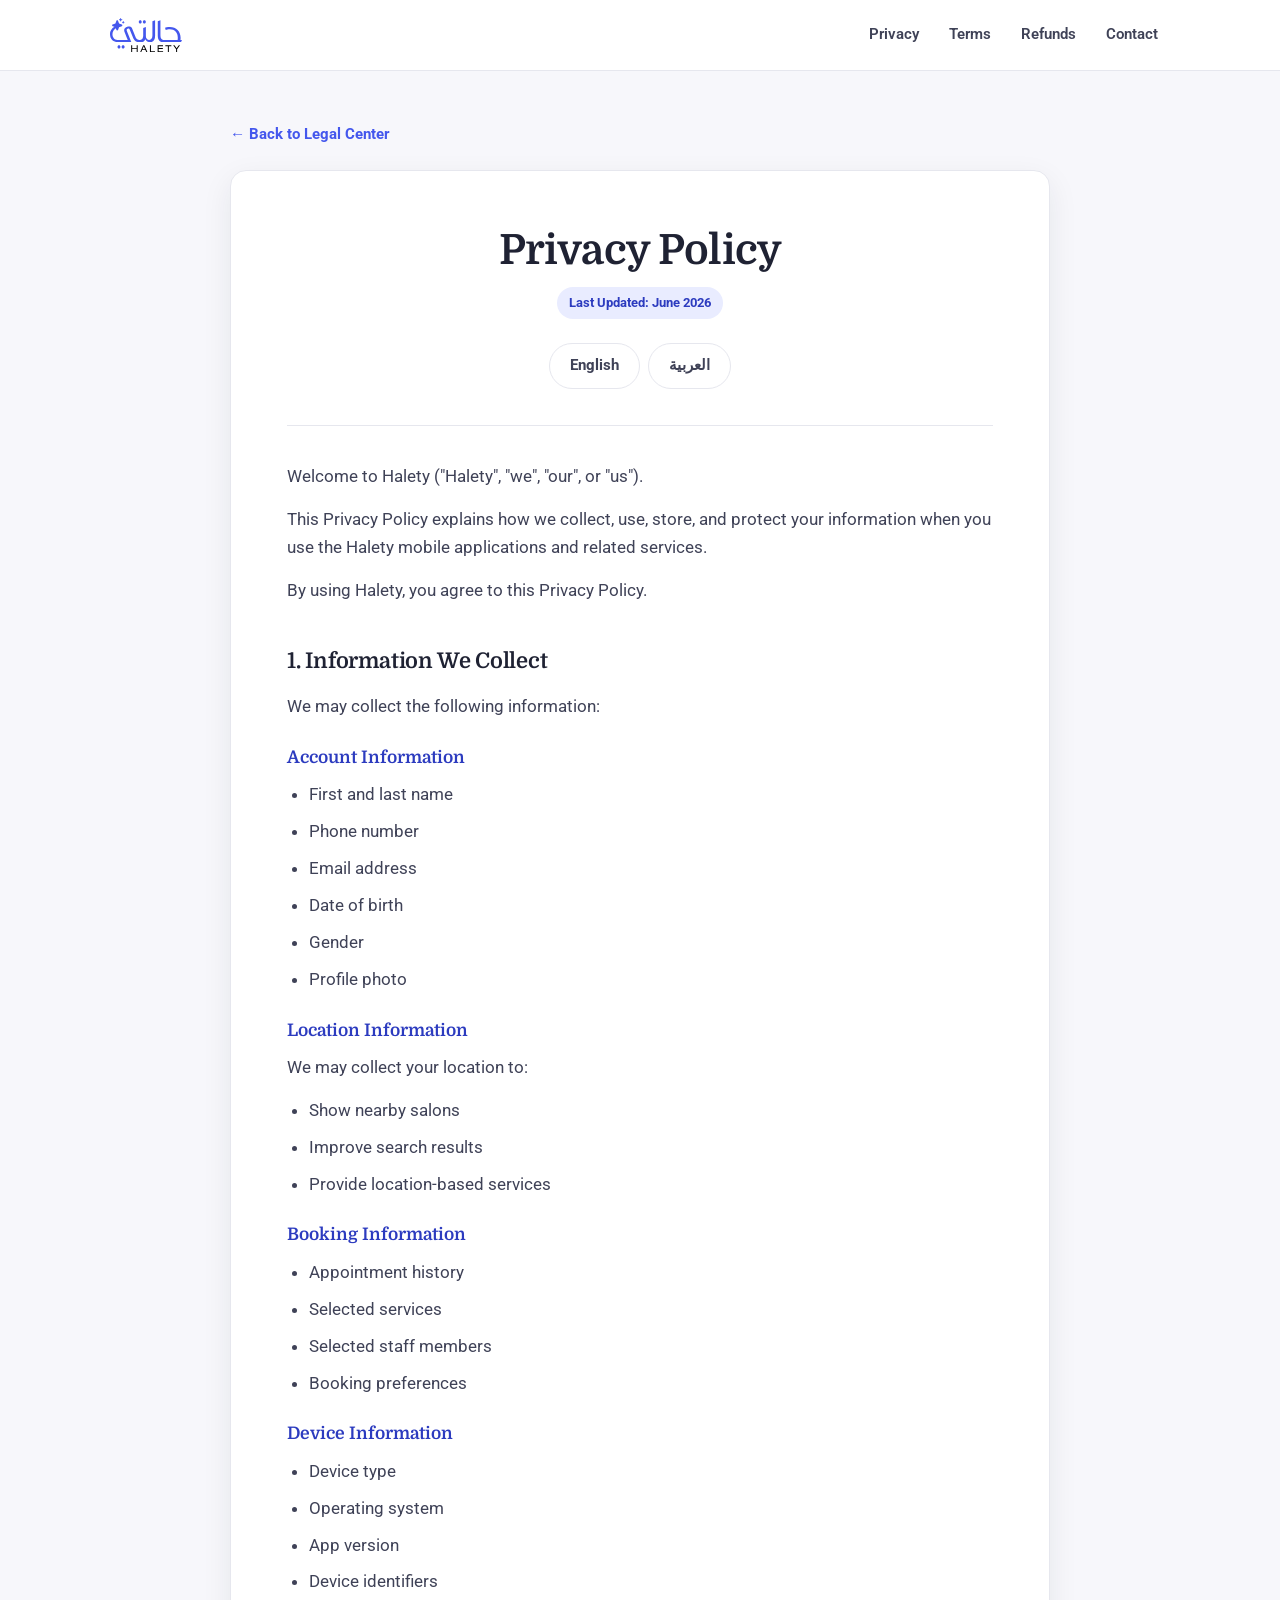
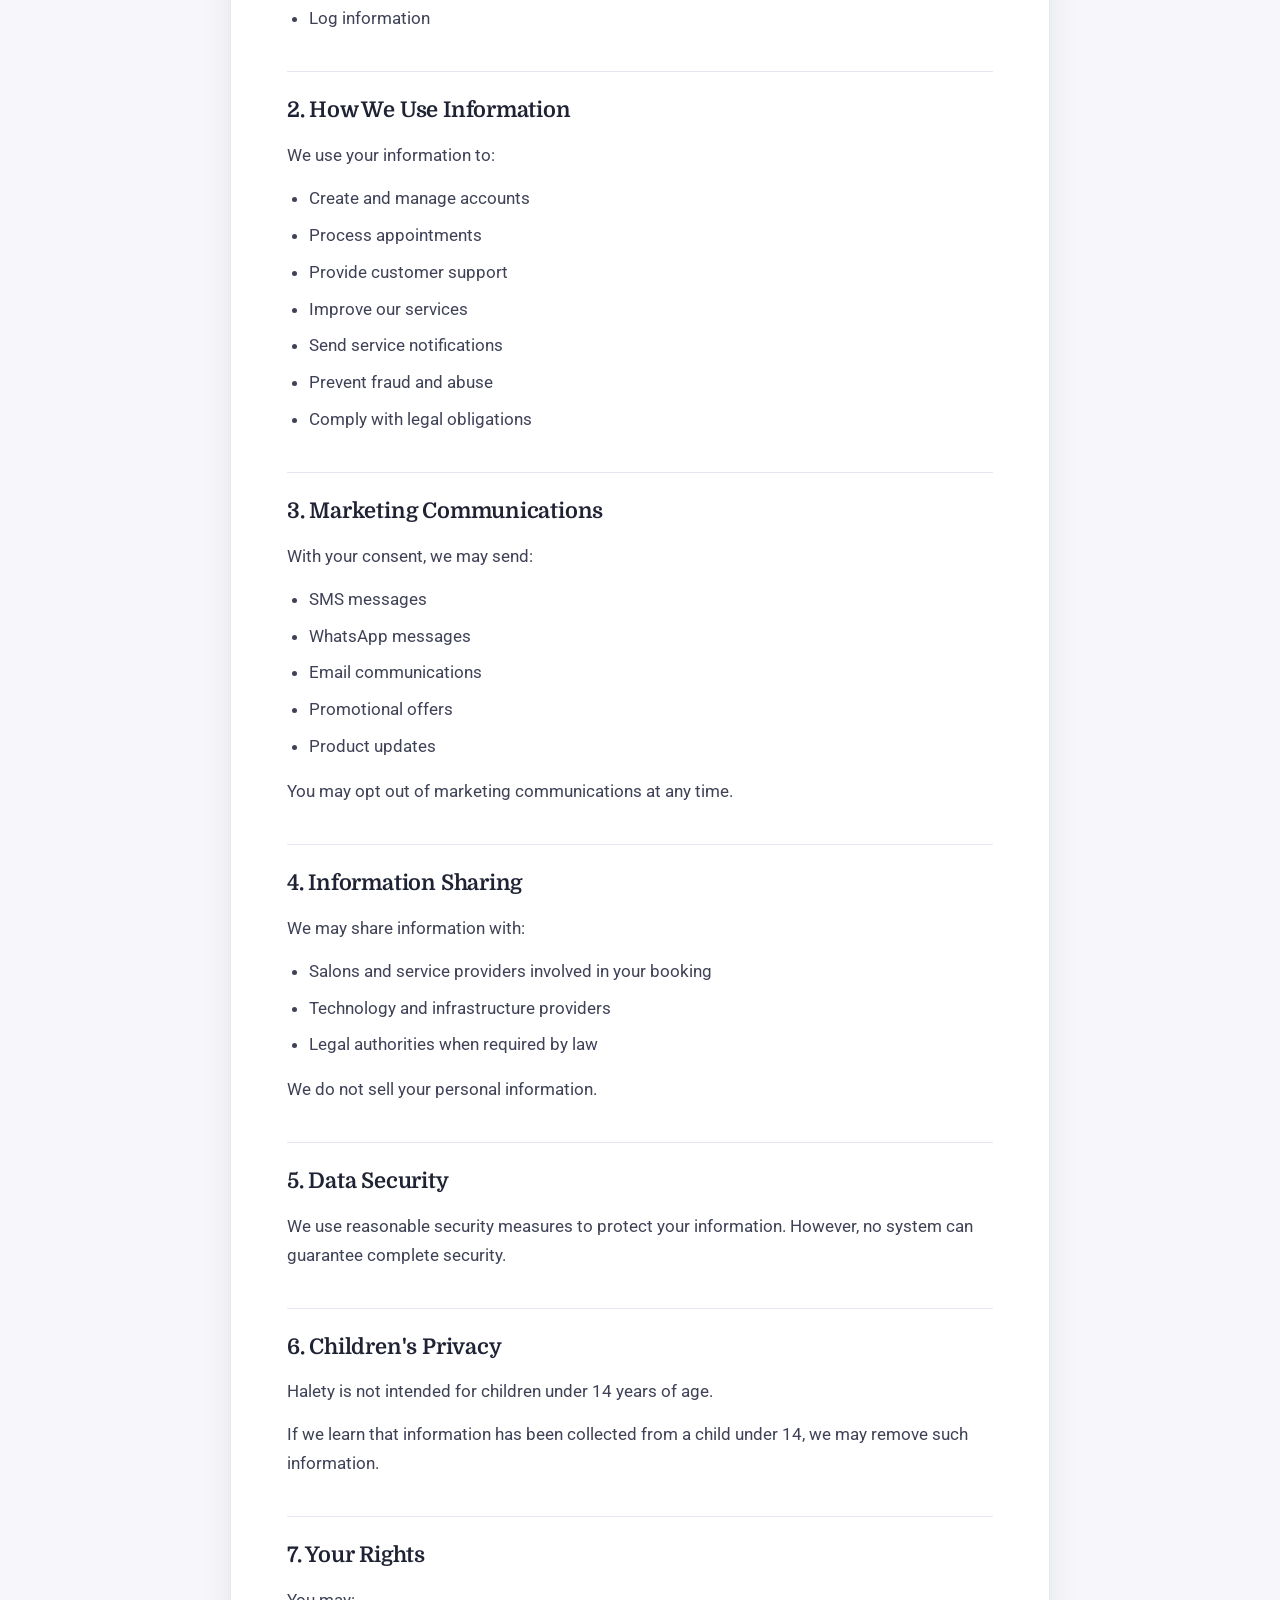
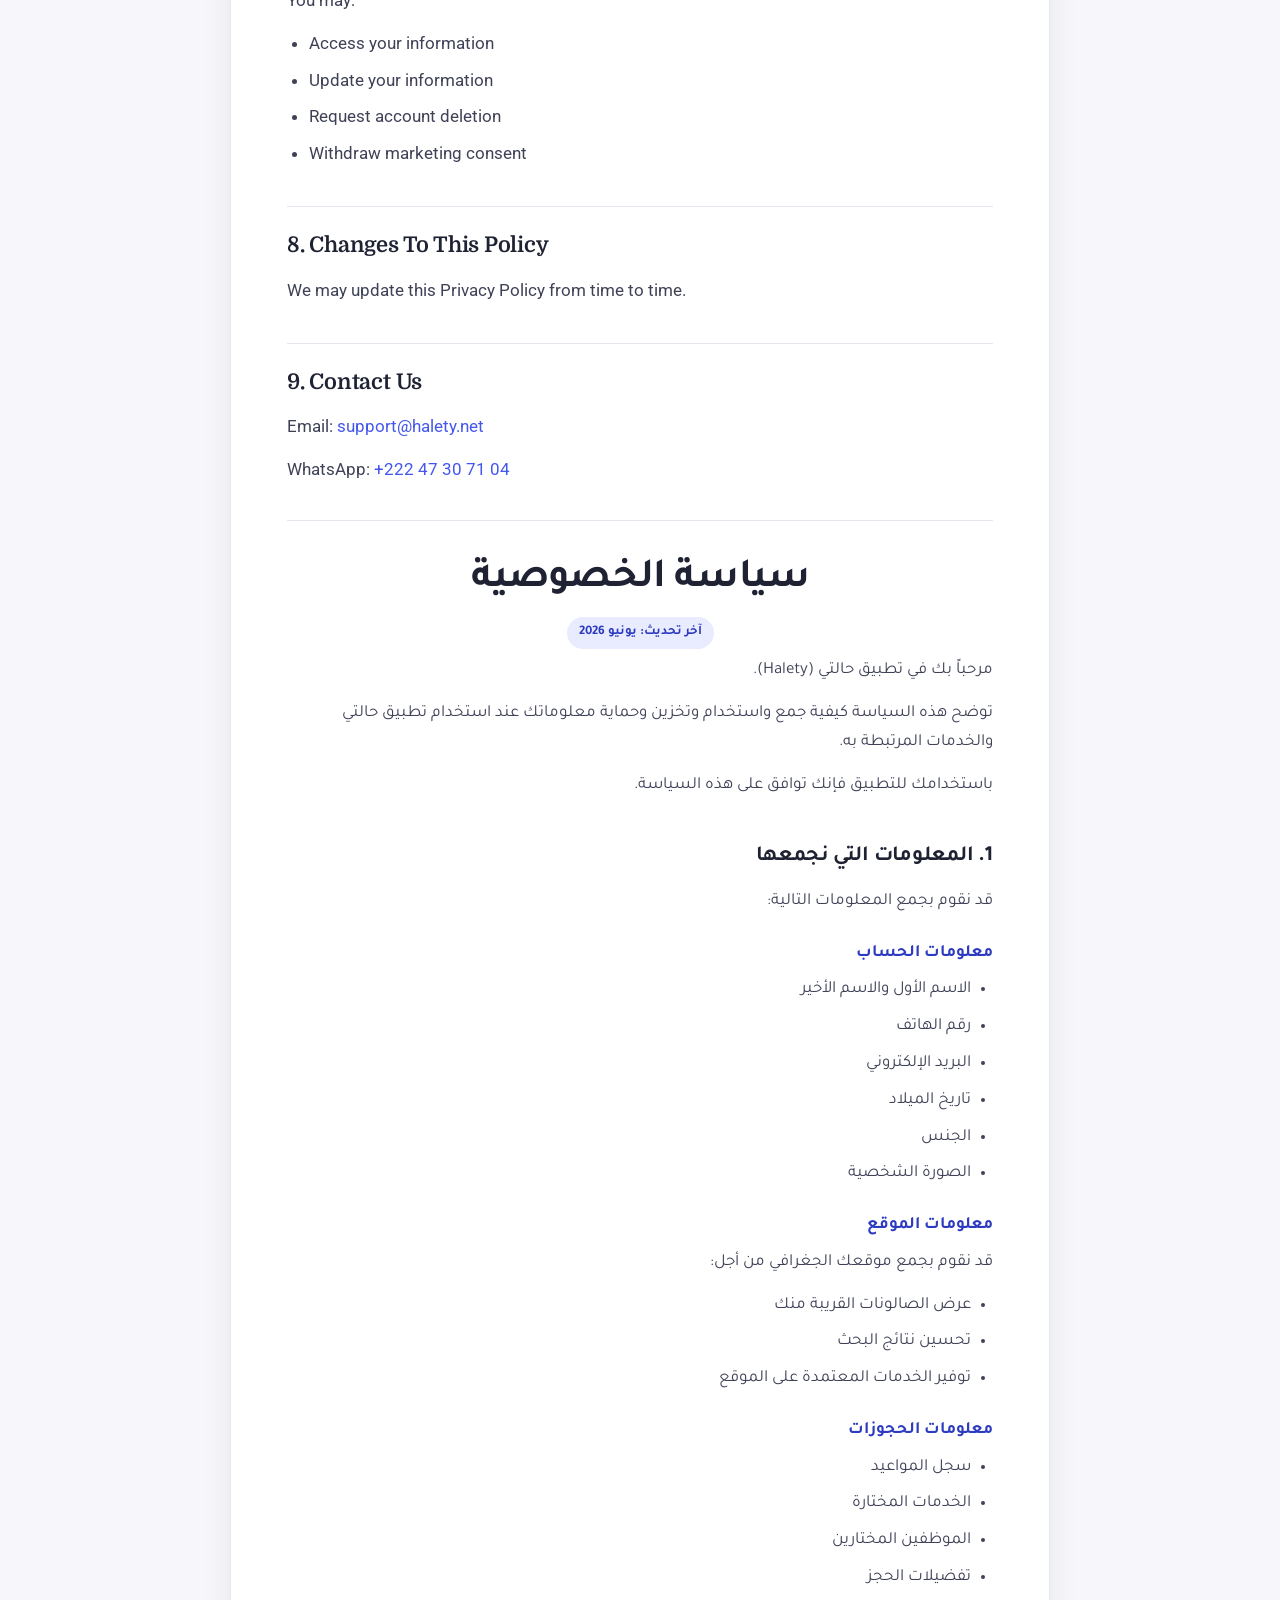
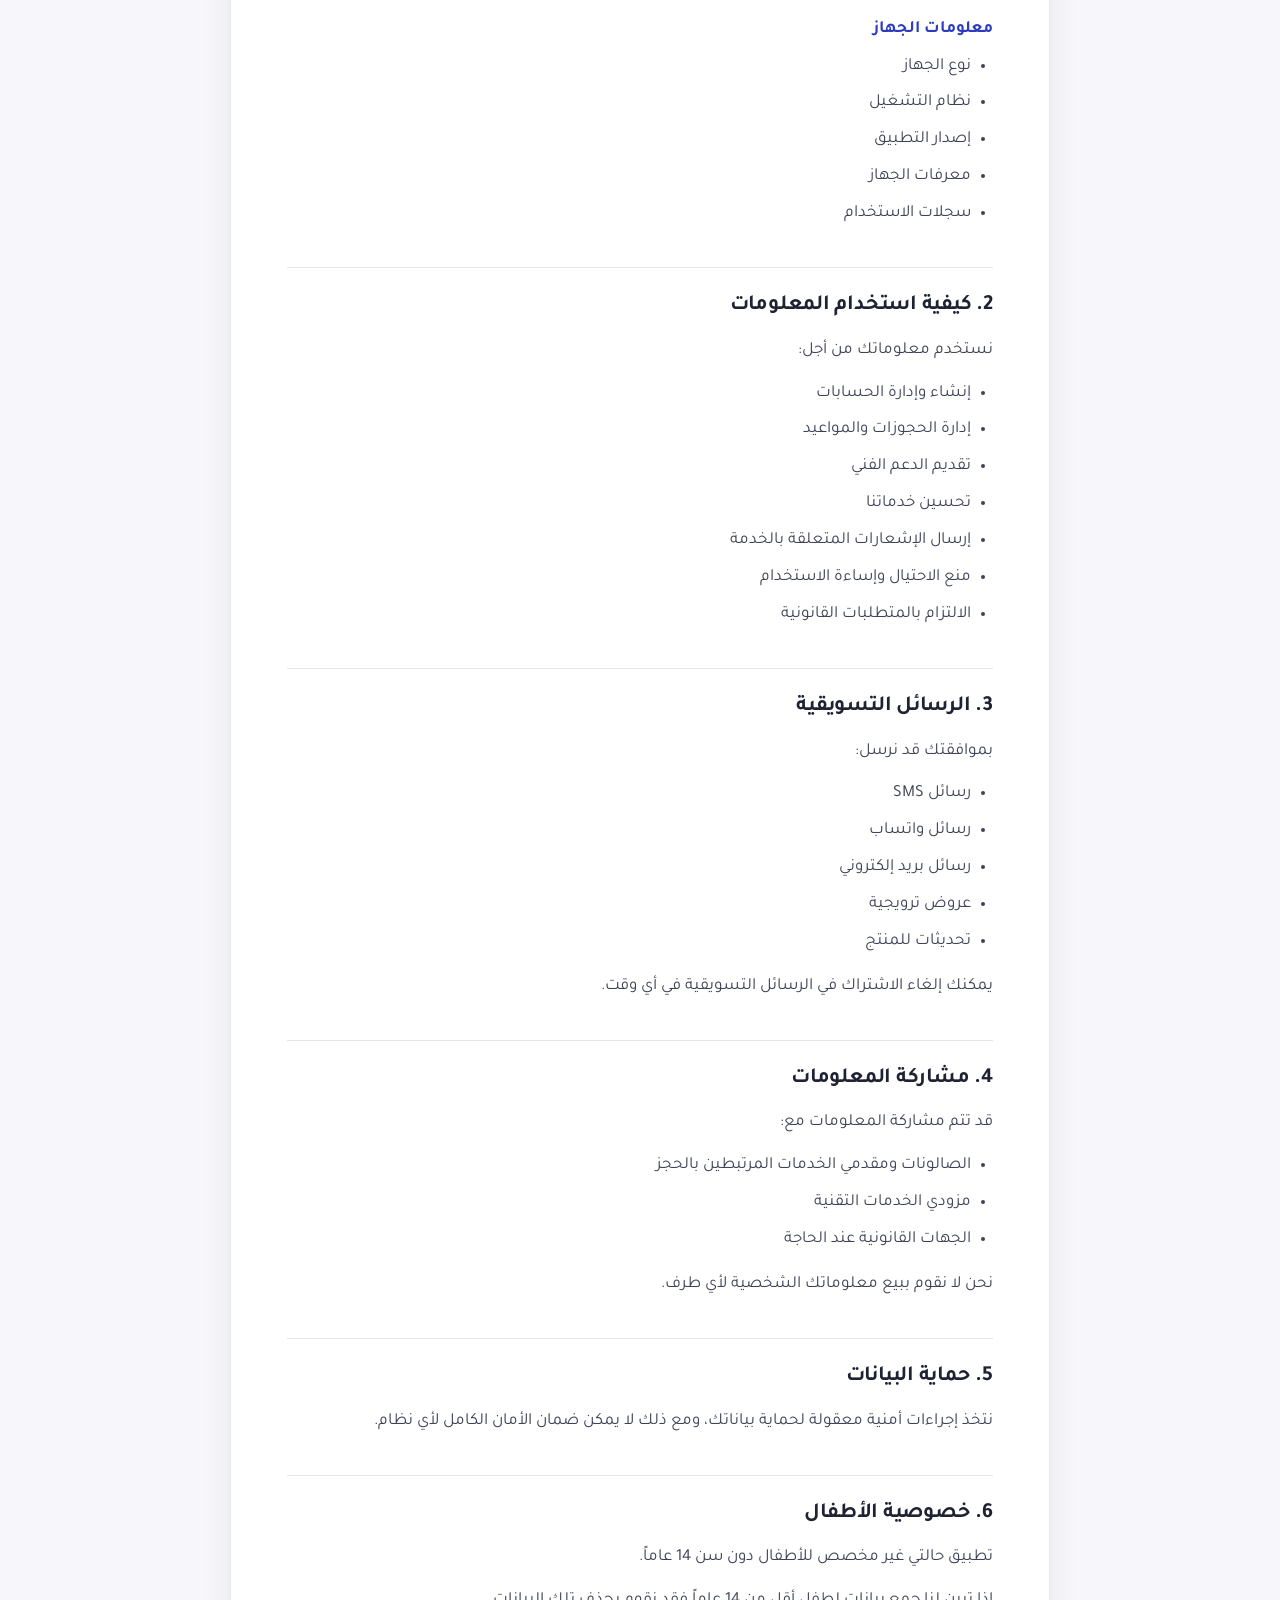
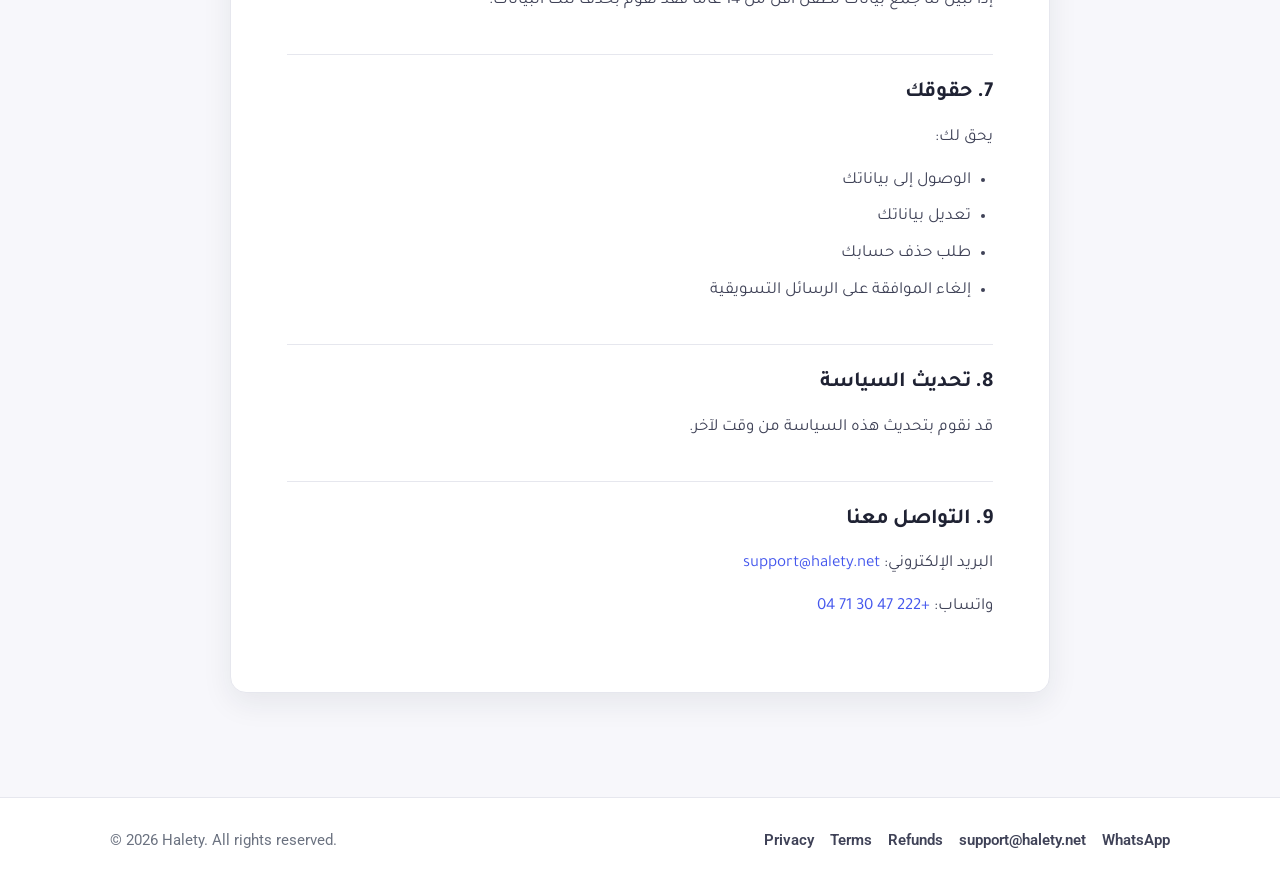
<file: privacy-policy/privacy-policy.html>
<!DOCTYPE html>
<html lang="en">
<head>
  <meta charset="UTF-8">
  <meta name="viewport" content="width=device-width, initial-scale=1">
  <title>Privacy Policy — Halety</title>
  <meta name="description" content="Halety Privacy Policy — how we collect, use, store, and protect your information. English and Arabic.">
  <link rel="preconnect" href="https://fonts.googleapis.com">
  <link rel="preconnect" href="https://fonts.gstatic.com" crossorigin>
  <link href="https://fonts.googleapis.com/css2?family=Domine:wght@400;500;600;700&family=Roboto:wght@400;500;700;900&family=Tajawal:wght@400;500;700;800&display=swap" rel="stylesheet">
  <link rel="stylesheet" href="../styles.css">
</head>
<body>

  <header class="site-header">
    <div class="wrap">
      <a class="brand" href="../index.html">
        <img class="logo" src="../assets/halety-logo.svg" alt="Halety">
      </a>
      <nav class="nav">
        <a href="../privacy-policy/privacy-policy.html">Privacy</a>
        <a href="../terms-of-service/terms-of-service.html">Terms</a>
        <a href="../refund-policy/refund-policy.html">Refunds</a>
        <a href="mailto:support@halety.net">Contact</a>
      </nav>
    </div>
  </header>

  <main class="page">
    <a class="back" href="../index.html">← Back to Legal Center</a>

    <article class="doc">
      <div class="doc-head">
        <h1>Privacy Policy</h1>
        <span class="updated">Last Updated: June 2026</span>
      </div>

      <div class="lang-switch">
        <a href="#en">English</a>
        <a href="#ar">العربية</a>
      </div>

      <hr class="divider">

      <!-- ============================== ENGLISH ============================== -->
      <section id="en" class="lang-block" lang="en">
        <p class="intro">Welcome to Halety ("Halety", "we", "our", or "us").</p>
        <p>This Privacy Policy explains how we collect, use, store, and protect your information when you use the Halety mobile applications and related services.</p>
        <p>By using Halety, you agree to this Privacy Policy.</p>

        <h2>1. Information We Collect</h2>
        <p>We may collect the following information:</p>

        <h3>Account Information</h3>
        <ul>
          <li>First and last name</li>
          <li>Phone number</li>
          <li>Email address</li>
          <li>Date of birth</li>
          <li>Gender</li>
          <li>Profile photo</li>
        </ul>

        <h3>Location Information</h3>
        <p>We may collect your location to:</p>
        <ul>
          <li>Show nearby salons</li>
          <li>Improve search results</li>
          <li>Provide location-based services</li>
        </ul>

        <h3>Booking Information</h3>
        <ul>
          <li>Appointment history</li>
          <li>Selected services</li>
          <li>Selected staff members</li>
          <li>Booking preferences</li>
        </ul>

        <h3>Device Information</h3>
        <ul>
          <li>Device type</li>
          <li>Operating system</li>
          <li>App version</li>
          <li>Device identifiers</li>
          <li>Log information</li>
        </ul>

        <h2>2. How We Use Information</h2>
        <p>We use your information to:</p>
        <ul>
          <li>Create and manage accounts</li>
          <li>Process appointments</li>
          <li>Provide customer support</li>
          <li>Improve our services</li>
          <li>Send service notifications</li>
          <li>Prevent fraud and abuse</li>
          <li>Comply with legal obligations</li>
        </ul>

        <h2>3. Marketing Communications</h2>
        <p>With your consent, we may send:</p>
        <ul>
          <li>SMS messages</li>
          <li>WhatsApp messages</li>
          <li>Email communications</li>
          <li>Promotional offers</li>
          <li>Product updates</li>
        </ul>
        <p>You may opt out of marketing communications at any time.</p>

        <h2>4. Information Sharing</h2>
        <p>We may share information with:</p>
        <ul>
          <li>Salons and service providers involved in your booking</li>
          <li>Technology and infrastructure providers</li>
          <li>Legal authorities when required by law</li>
        </ul>
        <p>We do not sell your personal information.</p>

        <h2>5. Data Security</h2>
        <p>We use reasonable security measures to protect your information. However, no system can guarantee complete security.</p>

        <h2>6. Children's Privacy</h2>
        <p>Halety is not intended for children under 14 years of age.</p>
        <p>If we learn that information has been collected from a child under 14, we may remove such information.</p>

        <h2>7. Your Rights</h2>
        <p>You may:</p>
        <ul>
          <li>Access your information</li>
          <li>Update your information</li>
          <li>Request account deletion</li>
          <li>Withdraw marketing consent</li>
        </ul>

        <h2>8. Changes To This Policy</h2>
        <p>We may update this Privacy Policy from time to time.</p>

        <h2>9. Contact Us</h2>
        <p>Email: <a href="mailto:support@halety.net">support@halety.net</a></p>
        <p>WhatsApp: <a href="https://wa.me/22247307104">+222 47 30 71 04</a></p>
      </section>

      <hr class="divider">

      <!-- ============================== ARABIC ============================== -->
      <section id="ar" class="lang-block" lang="ar" dir="rtl">
        <div class="doc-head">
          <h1>سياسة الخصوصية</h1>
          <span class="updated">آخر تحديث: يونيو 2026</span>
        </div>

        <p class="intro">مرحباً بك في تطبيق حالتي (Halety).</p>
        <p>توضح هذه السياسة كيفية جمع واستخدام وتخزين وحماية معلوماتك عند استخدام تطبيق حالتي والخدمات المرتبطة به.</p>
        <p>باستخدامك للتطبيق فإنك توافق على هذه السياسة.</p>

        <h2>1. المعلومات التي نجمعها</h2>
        <p>قد نقوم بجمع المعلومات التالية:</p>

        <h3>معلومات الحساب</h3>
        <ul>
          <li>الاسم الأول والاسم الأخير</li>
          <li>رقم الهاتف</li>
          <li>البريد الإلكتروني</li>
          <li>تاريخ الميلاد</li>
          <li>الجنس</li>
          <li>الصورة الشخصية</li>
        </ul>

        <h3>معلومات الموقع</h3>
        <p>قد نقوم بجمع موقعك الجغرافي من أجل:</p>
        <ul>
          <li>عرض الصالونات القريبة منك</li>
          <li>تحسين نتائج البحث</li>
          <li>توفير الخدمات المعتمدة على الموقع</li>
        </ul>

        <h3>معلومات الحجوزات</h3>
        <ul>
          <li>سجل المواعيد</li>
          <li>الخدمات المختارة</li>
          <li>الموظفين المختارين</li>
          <li>تفضيلات الحجز</li>
        </ul>

        <h3>معلومات الجهاز</h3>
        <ul>
          <li>نوع الجهاز</li>
          <li>نظام التشغيل</li>
          <li>إصدار التطبيق</li>
          <li>معرفات الجهاز</li>
          <li>سجلات الاستخدام</li>
        </ul>

        <h2>2. كيفية استخدام المعلومات</h2>
        <p>نستخدم معلوماتك من أجل:</p>
        <ul>
          <li>إنشاء وإدارة الحسابات</li>
          <li>إدارة الحجوزات والمواعيد</li>
          <li>تقديم الدعم الفني</li>
          <li>تحسين خدماتنا</li>
          <li>إرسال الإشعارات المتعلقة بالخدمة</li>
          <li>منع الاحتيال وإساءة الاستخدام</li>
          <li>الالتزام بالمتطلبات القانونية</li>
        </ul>

        <h2>3. الرسائل التسويقية</h2>
        <p>بموافقتك قد نرسل:</p>
        <ul>
          <li>رسائل SMS</li>
          <li>رسائل واتساب</li>
          <li>رسائل بريد إلكتروني</li>
          <li>عروض ترويجية</li>
          <li>تحديثات للمنتج</li>
        </ul>
        <p>يمكنك إلغاء الاشتراك في الرسائل التسويقية في أي وقت.</p>

        <h2>4. مشاركة المعلومات</h2>
        <p>قد تتم مشاركة المعلومات مع:</p>
        <ul>
          <li>الصالونات ومقدمي الخدمات المرتبطين بالحجز</li>
          <li>مزودي الخدمات التقنية</li>
          <li>الجهات القانونية عند الحاجة</li>
        </ul>
        <p>نحن لا نقوم ببيع معلوماتك الشخصية لأي طرف.</p>

        <h2>5. حماية البيانات</h2>
        <p>نتخذ إجراءات أمنية معقولة لحماية بياناتك، ومع ذلك لا يمكن ضمان الأمان الكامل لأي نظام.</p>

        <h2>6. خصوصية الأطفال</h2>
        <p>تطبيق حالتي غير مخصص للأطفال دون سن 14 عاماً.</p>
        <p>إذا تبين لنا جمع بيانات لطفل أقل من 14 عاماً فقد نقوم بحذف تلك البيانات.</p>

        <h2>7. حقوقك</h2>
        <p>يحق لك:</p>
        <ul>
          <li>الوصول إلى بياناتك</li>
          <li>تعديل بياناتك</li>
          <li>طلب حذف حسابك</li>
          <li>إلغاء الموافقة على الرسائل التسويقية</li>
        </ul>

        <h2>8. تحديث السياسة</h2>
        <p>قد نقوم بتحديث هذه السياسة من وقت لآخر.</p>

        <h2>9. التواصل معنا</h2>
        <p>البريد الإلكتروني: <a href="mailto:support@halety.net">support@halety.net</a></p>
        <p>واتساب: <a href="https://wa.me/22247307104">+222 47 30 71 04</a></p>
      </section>
    </article>
  </main>

  <footer class="site-footer">
    <div class="wrap">
      <span>© 2026 Halety. All rights reserved.</span>
      <span class="links">
        <a href="../privacy-policy/privacy-policy.html">Privacy</a>
        <a href="../terms-of-service/terms-of-service.html">Terms</a>
        <a href="../refund-policy/refund-policy.html">Refunds</a>
        <a href="mailto:support@halety.net">support@halety.net</a>
        <a href="https://wa.me/22247307104">WhatsApp</a>
      </span>
    </div>
  </footer>

</body>
</html>
</file>
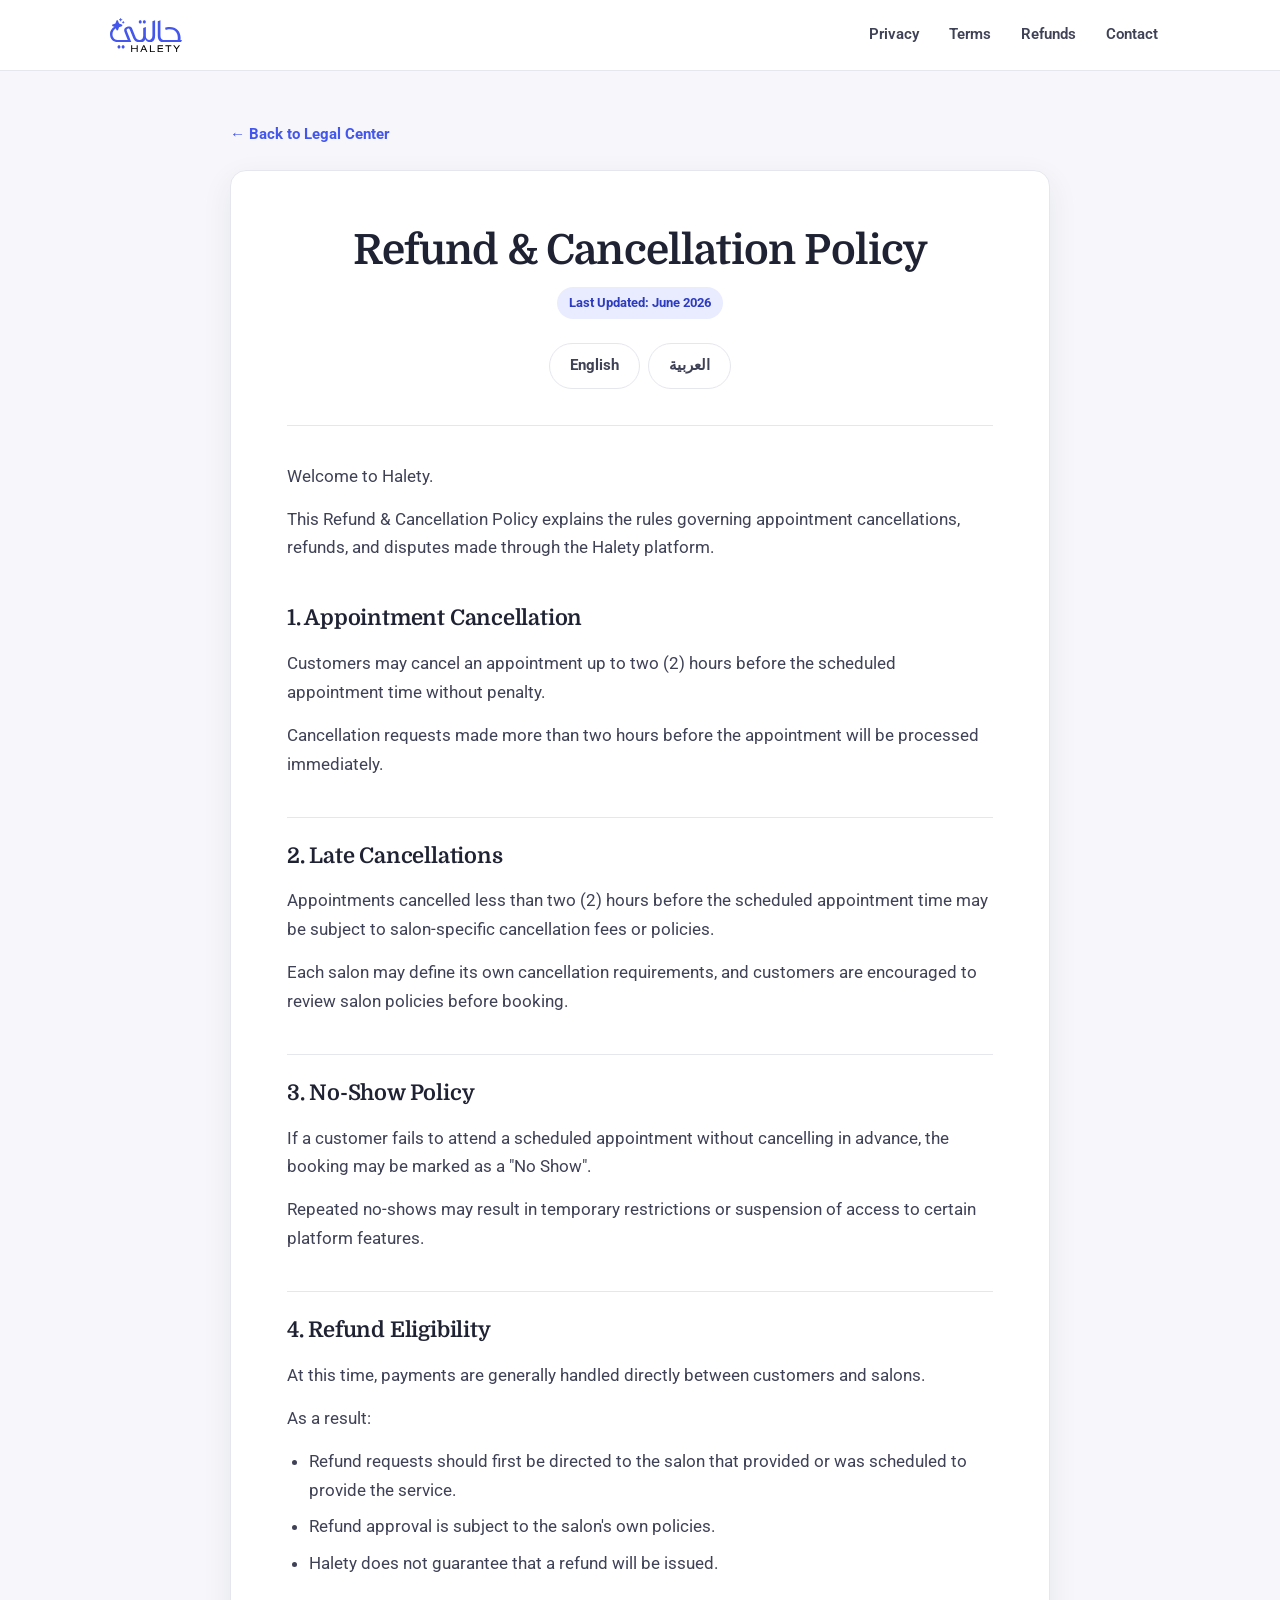
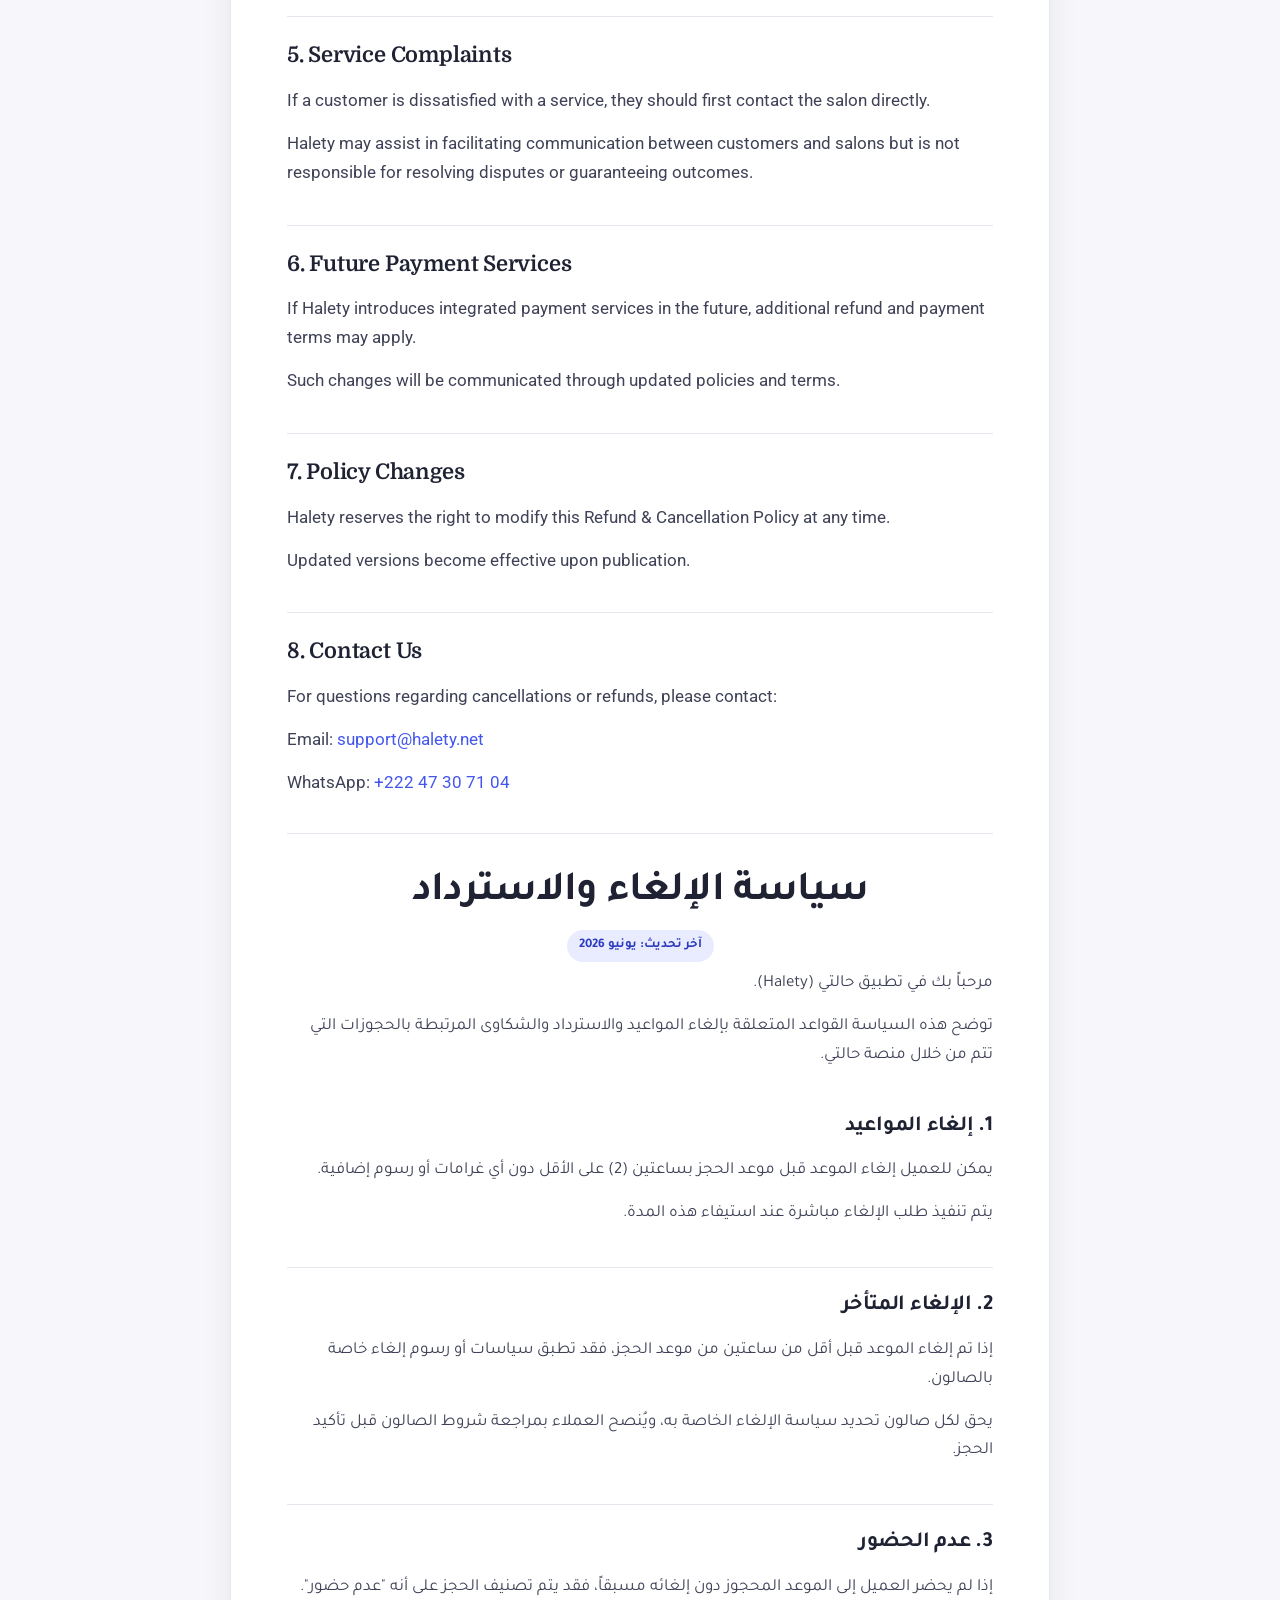
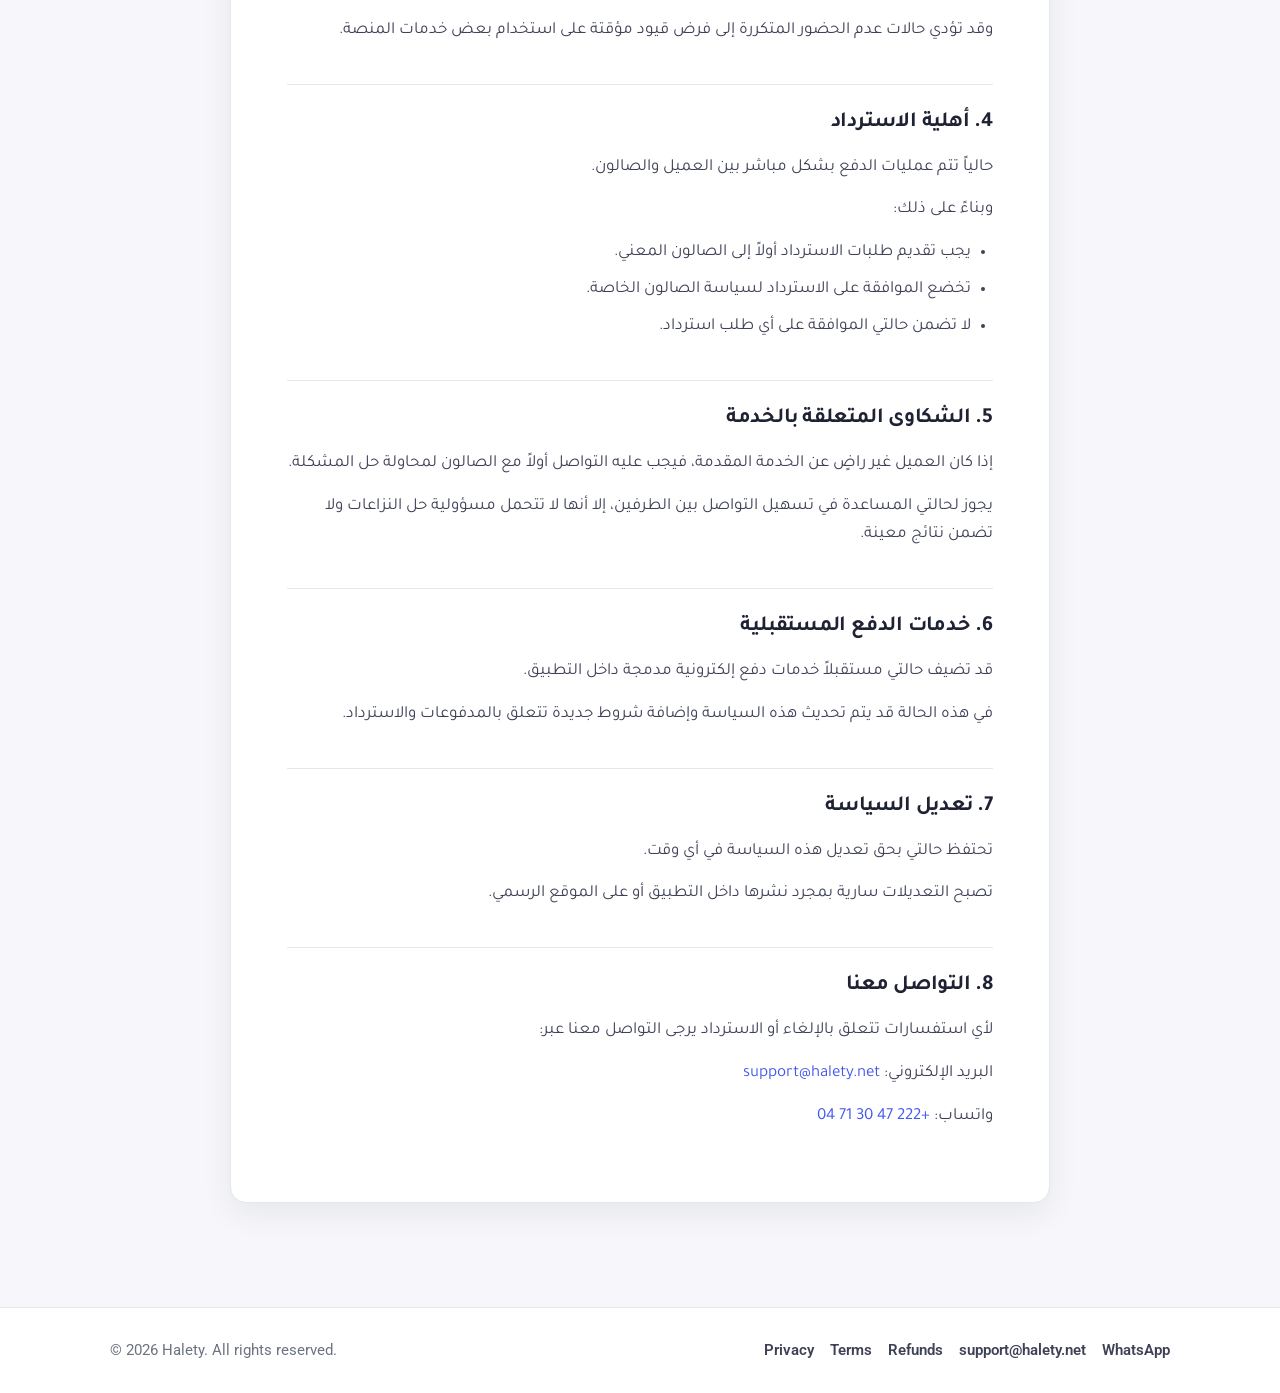
<file: refund-policy/refund-policy.html>
<!DOCTYPE html>
<html lang="en">
<head>
  <meta charset="UTF-8">
  <meta name="viewport" content="width=device-width, initial-scale=1">
  <title>Refund &amp; Cancellation Policy — Halety</title>
  <meta name="description" content="Halety Refund &amp; Cancellation Policy — rules for appointment cancellations, refunds, and disputes. English and Arabic.">
  <link rel="preconnect" href="https://fonts.googleapis.com">
  <link rel="preconnect" href="https://fonts.gstatic.com" crossorigin>
  <link href="https://fonts.googleapis.com/css2?family=Domine:wght@400;500;600;700&family=Roboto:wght@400;500;700;900&family=Tajawal:wght@400;500;700;800&display=swap" rel="stylesheet">
  <link rel="stylesheet" href="../styles.css">
</head>
<body>

  <header class="site-header">
    <div class="wrap">
      <a class="brand" href="../index.html">
        <img class="logo" src="../assets/halety-logo.svg" alt="Halety">
      </a>
      <nav class="nav">
        <a href="../privacy-policy/privacy-policy.html">Privacy</a>
        <a href="../terms-of-service/terms-of-service.html">Terms</a>
        <a href="../refund-policy/refund-policy.html">Refunds</a>
        <a href="mailto:support@halety.net">Contact</a>
      </nav>
    </div>
  </header>

  <main class="page">
    <a class="back" href="../index.html">← Back to Legal Center</a>

    <article class="doc">
      <div class="doc-head">
        <h1>Refund &amp; Cancellation Policy</h1>
        <span class="updated">Last Updated: June 2026</span>
      </div>

      <div class="lang-switch">
        <a href="#en">English</a>
        <a href="#ar">العربية</a>
      </div>

      <hr class="divider">

      <!-- ============================== ENGLISH ============================== -->
      <section id="en" class="lang-block" lang="en">
        <p class="intro">Welcome to Halety.</p>
        <p>This Refund &amp; Cancellation Policy explains the rules governing appointment cancellations, refunds, and disputes made through the Halety platform.</p>

        <h2>1. Appointment Cancellation</h2>
        <p>Customers may cancel an appointment up to two (2) hours before the scheduled appointment time without penalty.</p>
        <p>Cancellation requests made more than two hours before the appointment will be processed immediately.</p>

        <h2>2. Late Cancellations</h2>
        <p>Appointments cancelled less than two (2) hours before the scheduled appointment time may be subject to salon-specific cancellation fees or policies.</p>
        <p>Each salon may define its own cancellation requirements, and customers are encouraged to review salon policies before booking.</p>

        <h2>3. No-Show Policy</h2>
        <p>If a customer fails to attend a scheduled appointment without cancelling in advance, the booking may be marked as a "No Show".</p>
        <p>Repeated no-shows may result in temporary restrictions or suspension of access to certain platform features.</p>

        <h2>4. Refund Eligibility</h2>
        <p>At this time, payments are generally handled directly between customers and salons.</p>
        <p>As a result:</p>
        <ul>
          <li>Refund requests should first be directed to the salon that provided or was scheduled to provide the service.</li>
          <li>Refund approval is subject to the salon's own policies.</li>
          <li>Halety does not guarantee that a refund will be issued.</li>
        </ul>

        <h2>5. Service Complaints</h2>
        <p>If a customer is dissatisfied with a service, they should first contact the salon directly.</p>
        <p>Halety may assist in facilitating communication between customers and salons but is not responsible for resolving disputes or guaranteeing outcomes.</p>

        <h2>6. Future Payment Services</h2>
        <p>If Halety introduces integrated payment services in the future, additional refund and payment terms may apply.</p>
        <p>Such changes will be communicated through updated policies and terms.</p>

        <h2>7. Policy Changes</h2>
        <p>Halety reserves the right to modify this Refund &amp; Cancellation Policy at any time.</p>
        <p>Updated versions become effective upon publication.</p>

        <h2>8. Contact Us</h2>
        <p>For questions regarding cancellations or refunds, please contact:</p>
        <p>Email: <a href="mailto:support@halety.net">support@halety.net</a></p>
        <p>WhatsApp: <a href="https://wa.me/22247307104">+222 47 30 71 04</a></p>
      </section>

      <hr class="divider">

      <!-- ============================== ARABIC ============================== -->
      <section id="ar" class="lang-block" lang="ar" dir="rtl">
        <div class="doc-head">
          <h1>سياسة الإلغاء والاسترداد</h1>
          <span class="updated">آخر تحديث: يونيو 2026</span>
        </div>

        <p class="intro">مرحباً بك في تطبيق حالتي (Halety).</p>
        <p>توضح هذه السياسة القواعد المتعلقة بإلغاء المواعيد والاسترداد والشكاوى المرتبطة بالحجوزات التي تتم من خلال منصة حالتي.</p>

        <h2>1. إلغاء المواعيد</h2>
        <p>يمكن للعميل إلغاء الموعد قبل موعد الحجز بساعتين (2) على الأقل دون أي غرامات أو رسوم إضافية.</p>
        <p>يتم تنفيذ طلب الإلغاء مباشرة عند استيفاء هذه المدة.</p>

        <h2>2. الإلغاء المتأخر</h2>
        <p>إذا تم إلغاء الموعد قبل أقل من ساعتين من موعد الحجز، فقد تطبق سياسات أو رسوم إلغاء خاصة بالصالون.</p>
        <p>يحق لكل صالون تحديد سياسة الإلغاء الخاصة به، ويُنصح العملاء بمراجعة شروط الصالون قبل تأكيد الحجز.</p>

        <h2>3. عدم الحضور</h2>
        <p>إذا لم يحضر العميل إلى الموعد المحجوز دون إلغائه مسبقاً، فقد يتم تصنيف الحجز على أنه "عدم حضور".</p>
        <p>وقد تؤدي حالات عدم الحضور المتكررة إلى فرض قيود مؤقتة على استخدام بعض خدمات المنصة.</p>

        <h2>4. أهلية الاسترداد</h2>
        <p>حالياً تتم عمليات الدفع بشكل مباشر بين العميل والصالون.</p>
        <p>وبناءً على ذلك:</p>
        <ul>
          <li>يجب تقديم طلبات الاسترداد أولاً إلى الصالون المعني.</li>
          <li>تخضع الموافقة على الاسترداد لسياسة الصالون الخاصة.</li>
          <li>لا تضمن حالتي الموافقة على أي طلب استرداد.</li>
        </ul>

        <h2>5. الشكاوى المتعلقة بالخدمة</h2>
        <p>إذا كان العميل غير راضٍ عن الخدمة المقدمة، فيجب عليه التواصل أولاً مع الصالون لمحاولة حل المشكلة.</p>
        <p>يجوز لحالتي المساعدة في تسهيل التواصل بين الطرفين، إلا أنها لا تتحمل مسؤولية حل النزاعات ولا تضمن نتائج معينة.</p>

        <h2>6. خدمات الدفع المستقبلية</h2>
        <p>قد تضيف حالتي مستقبلاً خدمات دفع إلكترونية مدمجة داخل التطبيق.</p>
        <p>في هذه الحالة قد يتم تحديث هذه السياسة وإضافة شروط جديدة تتعلق بالمدفوعات والاسترداد.</p>

        <h2>7. تعديل السياسة</h2>
        <p>تحتفظ حالتي بحق تعديل هذه السياسة في أي وقت.</p>
        <p>تصبح التعديلات سارية بمجرد نشرها داخل التطبيق أو على الموقع الرسمي.</p>

        <h2>8. التواصل معنا</h2>
        <p>لأي استفسارات تتعلق بالإلغاء أو الاسترداد يرجى التواصل معنا عبر:</p>
        <p>البريد الإلكتروني: <a href="mailto:support@halety.net">support@halety.net</a></p>
        <p>واتساب: <a href="https://wa.me/22247307104">+222 47 30 71 04</a></p>
      </section>
    </article>
  </main>

  <footer class="site-footer">
    <div class="wrap">
      <span>© 2026 Halety. All rights reserved.</span>
      <span class="links">
        <a href="../privacy-policy/privacy-policy.html">Privacy</a>
        <a href="../terms-of-service/terms-of-service.html">Terms</a>
        <a href="../refund-policy/refund-policy.html">Refunds</a>
        <a href="mailto:support@halety.net">support@halety.net</a>
        <a href="https://wa.me/22247307104">WhatsApp</a>
      </span>
    </div>
  </footer>

</body>
</html>
</file>
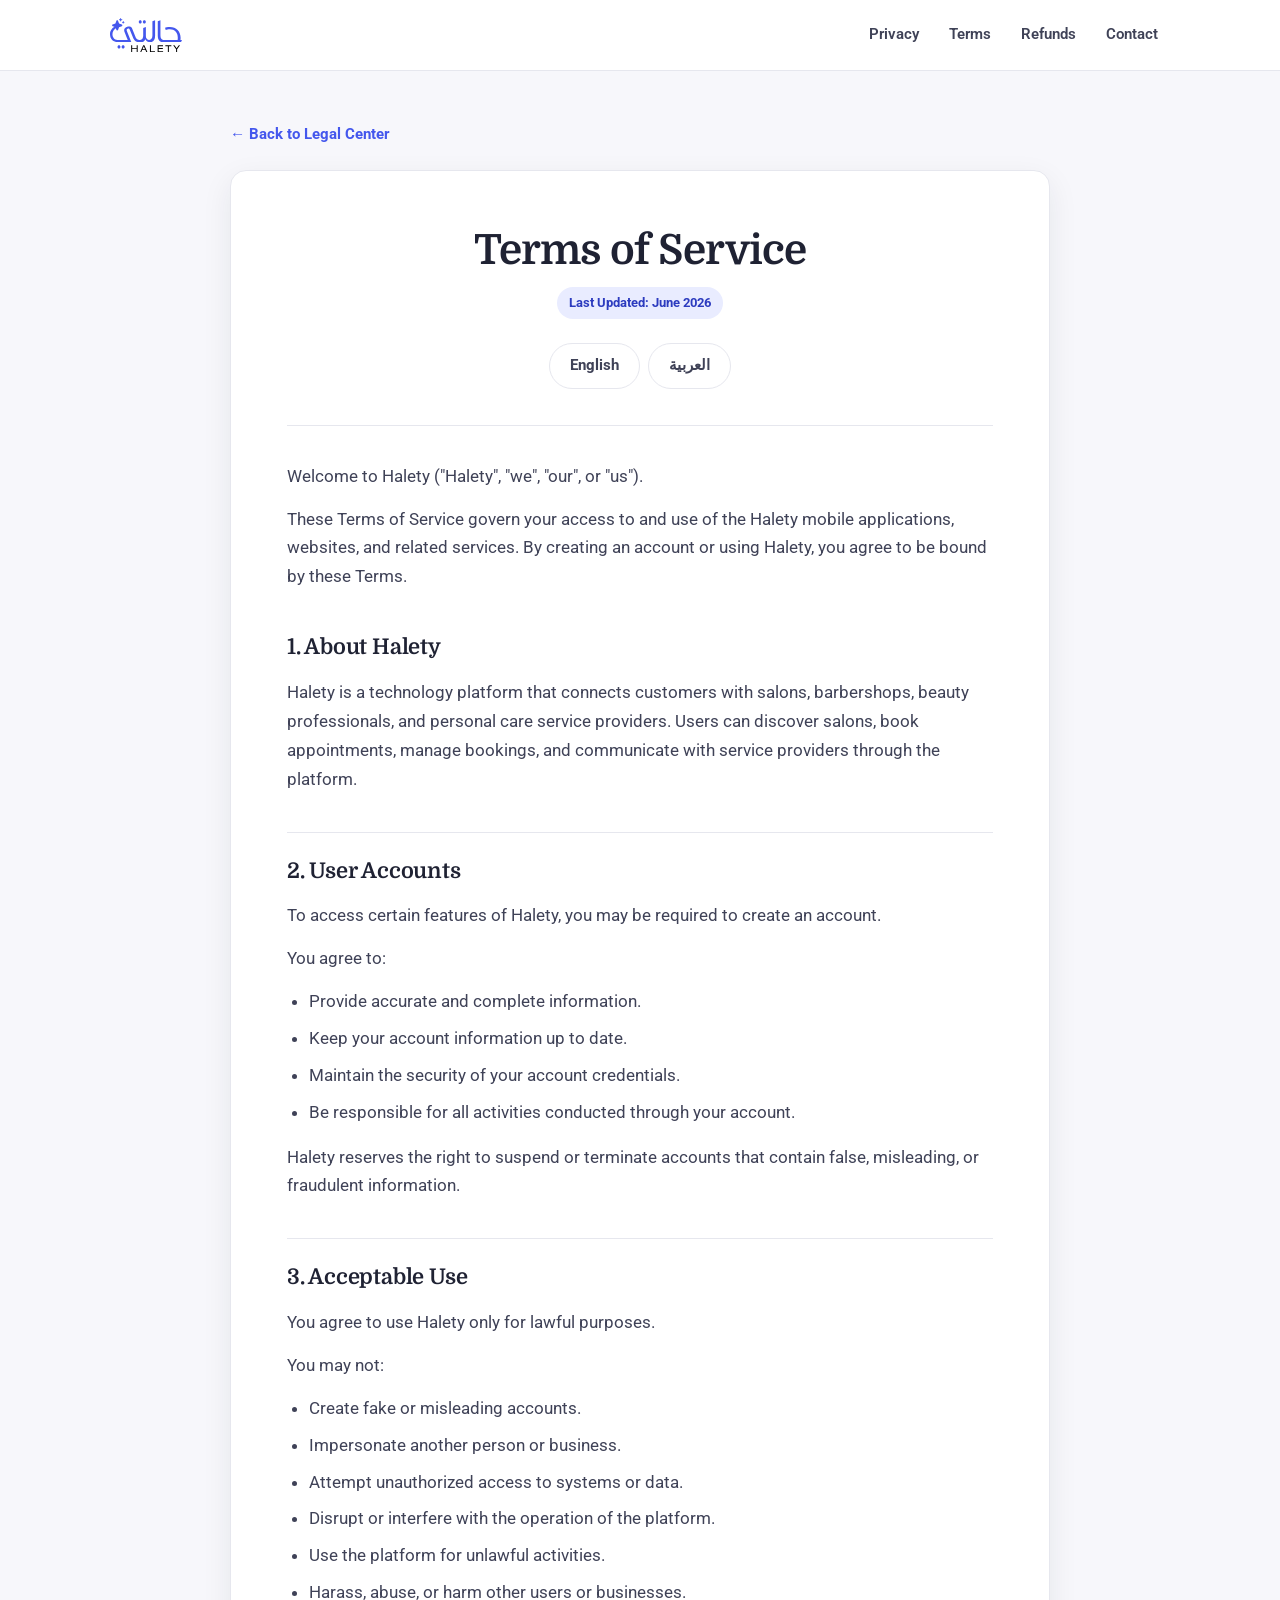
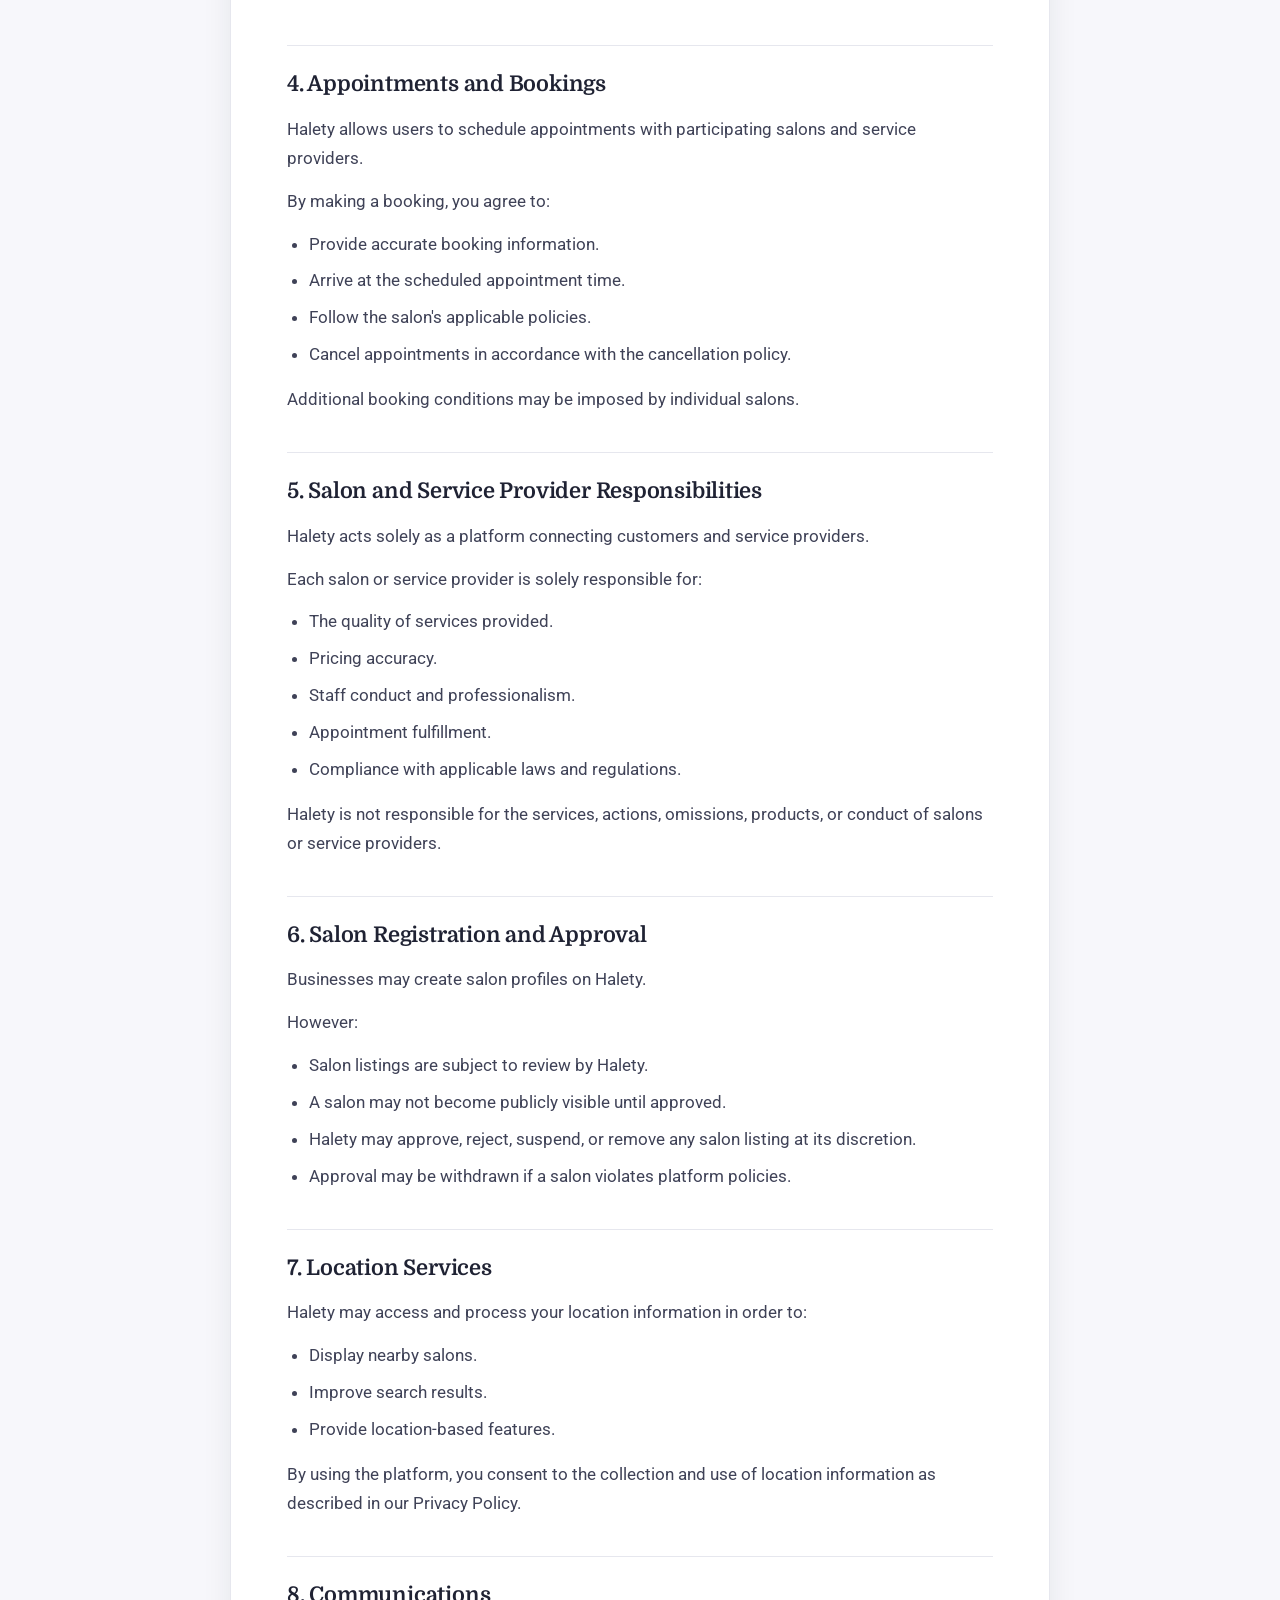
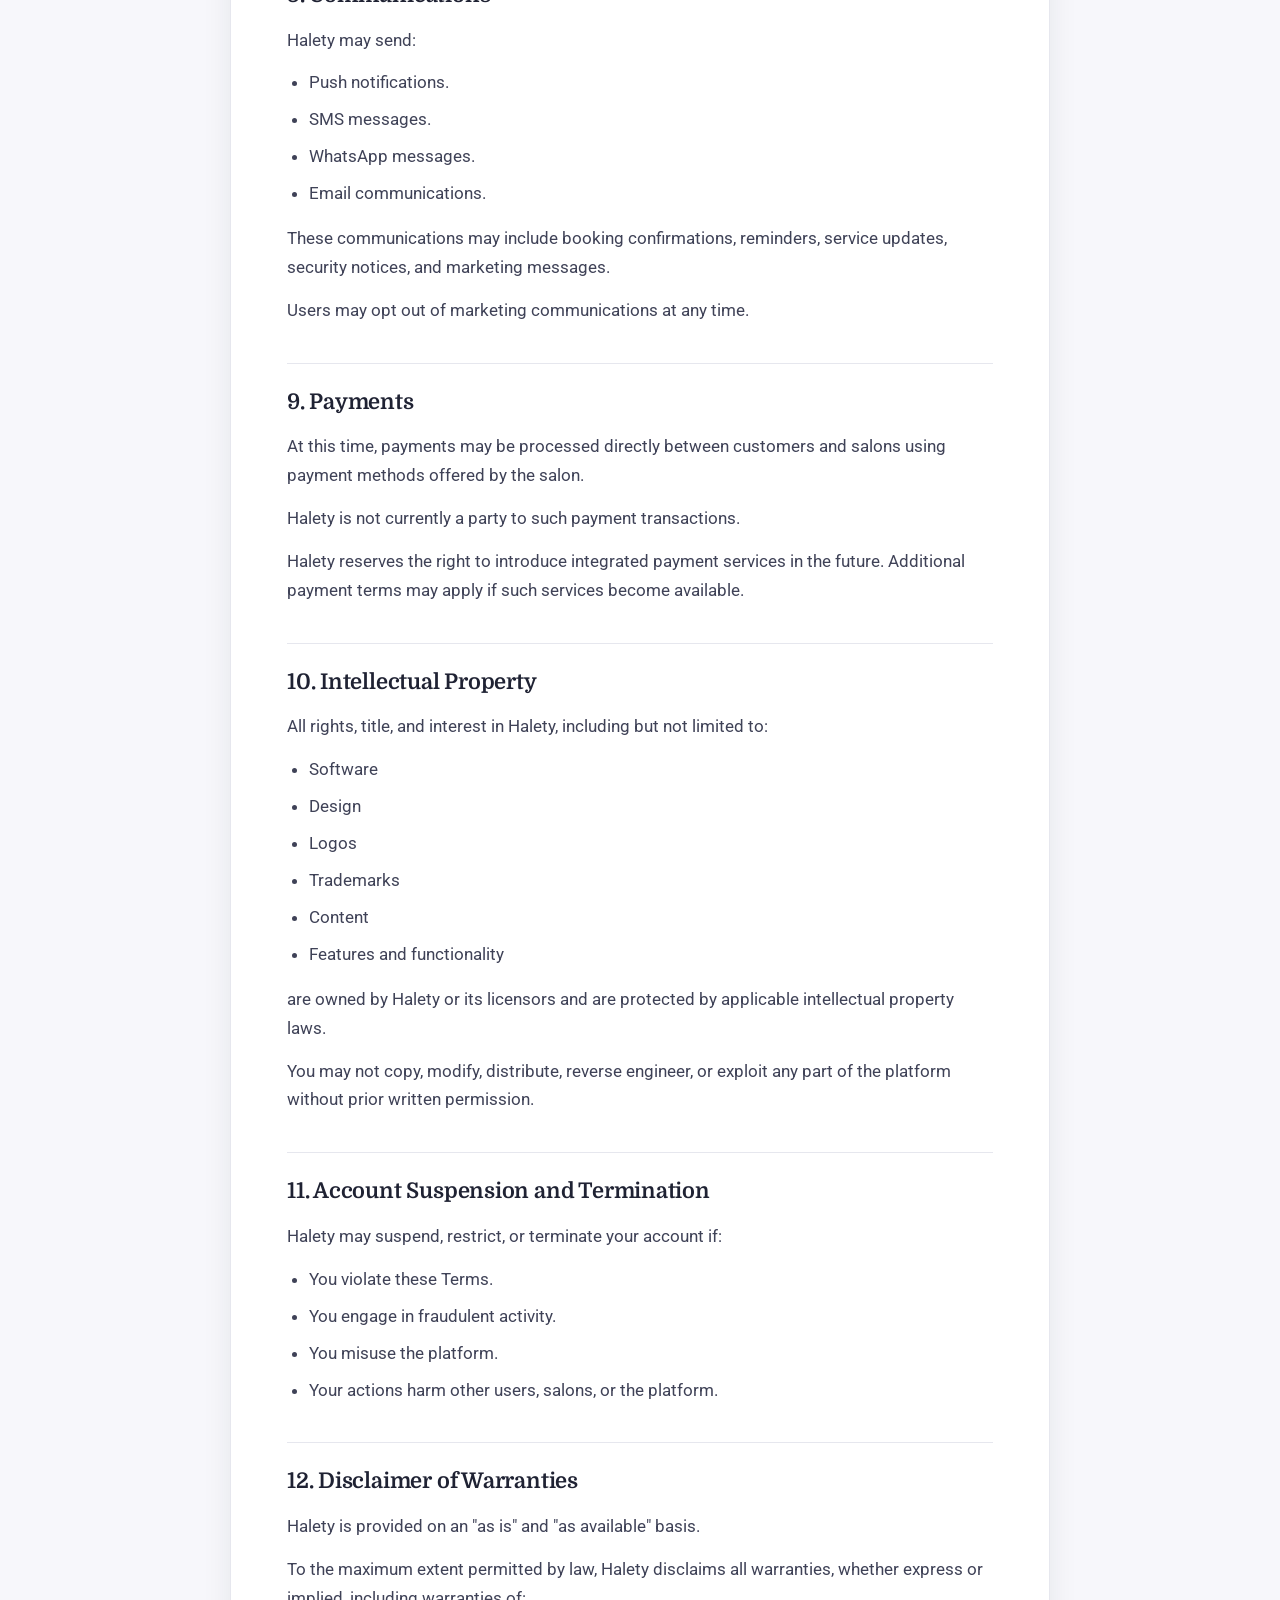
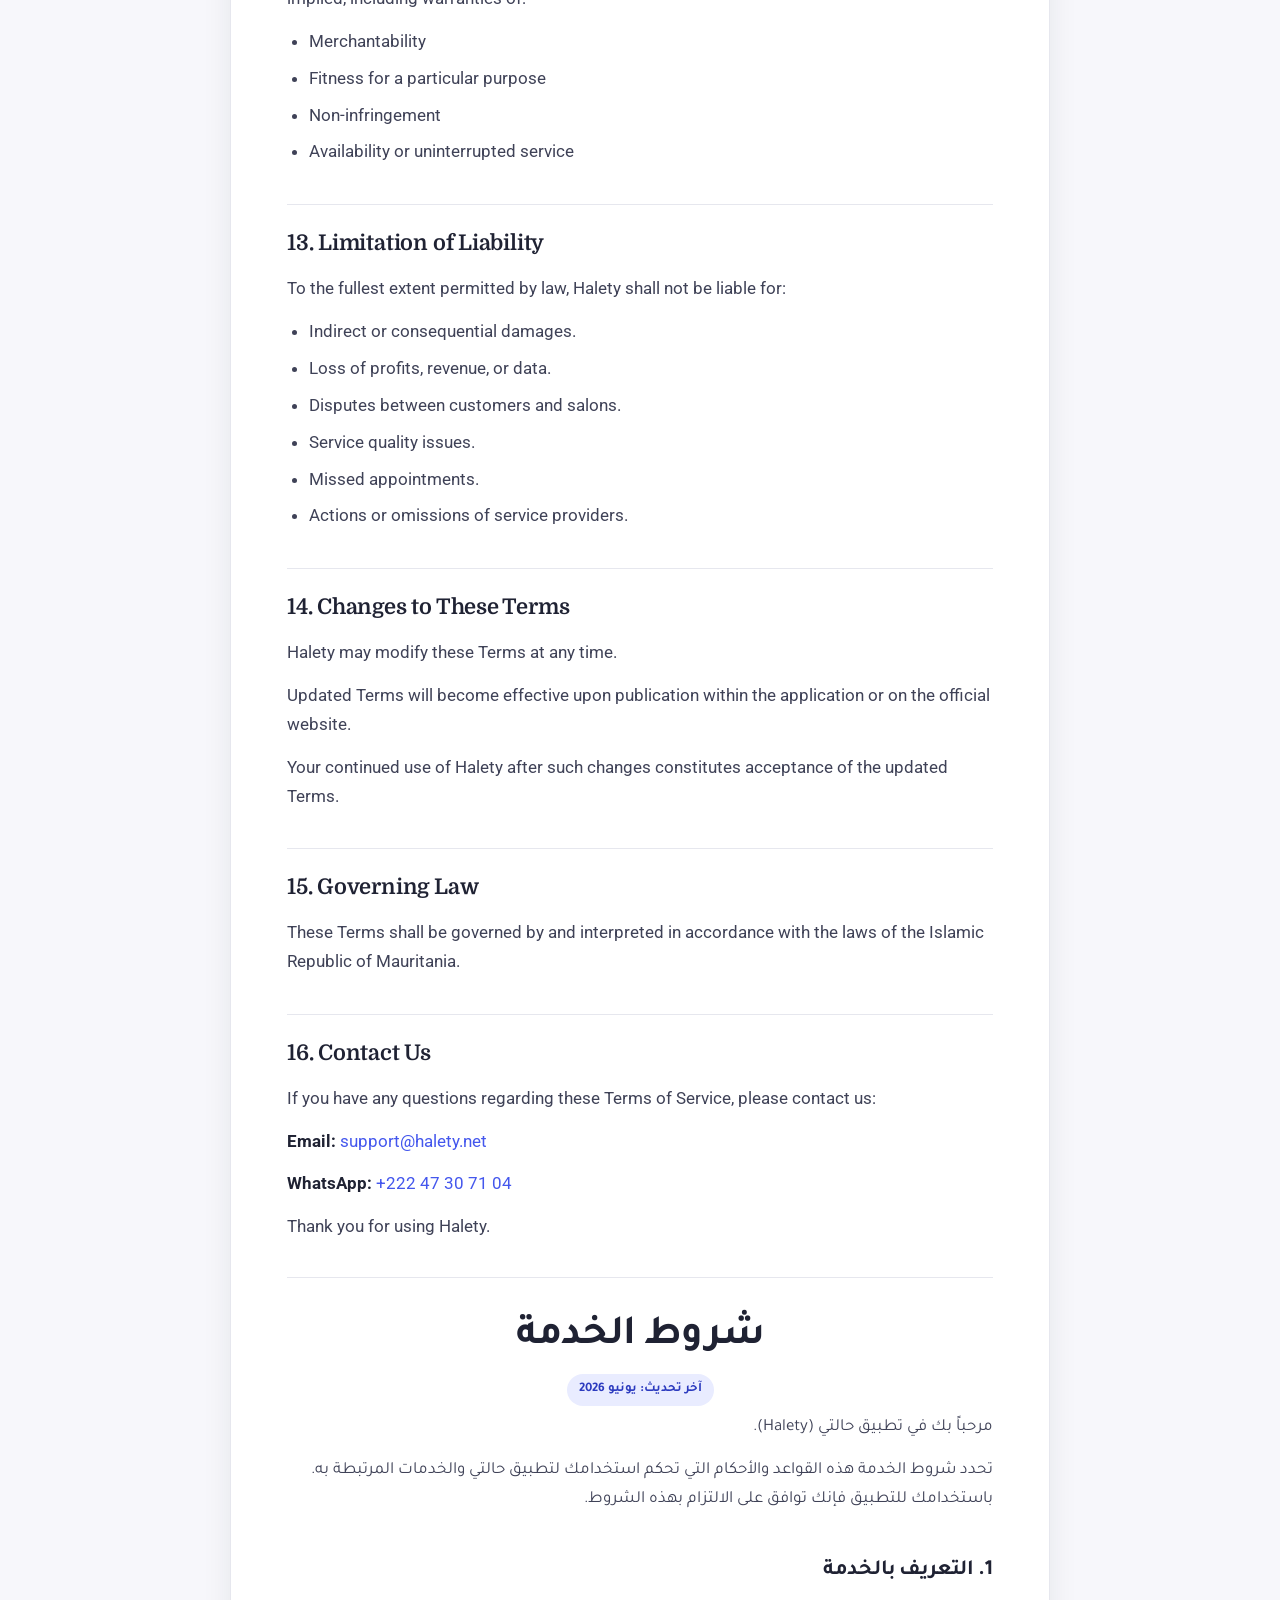
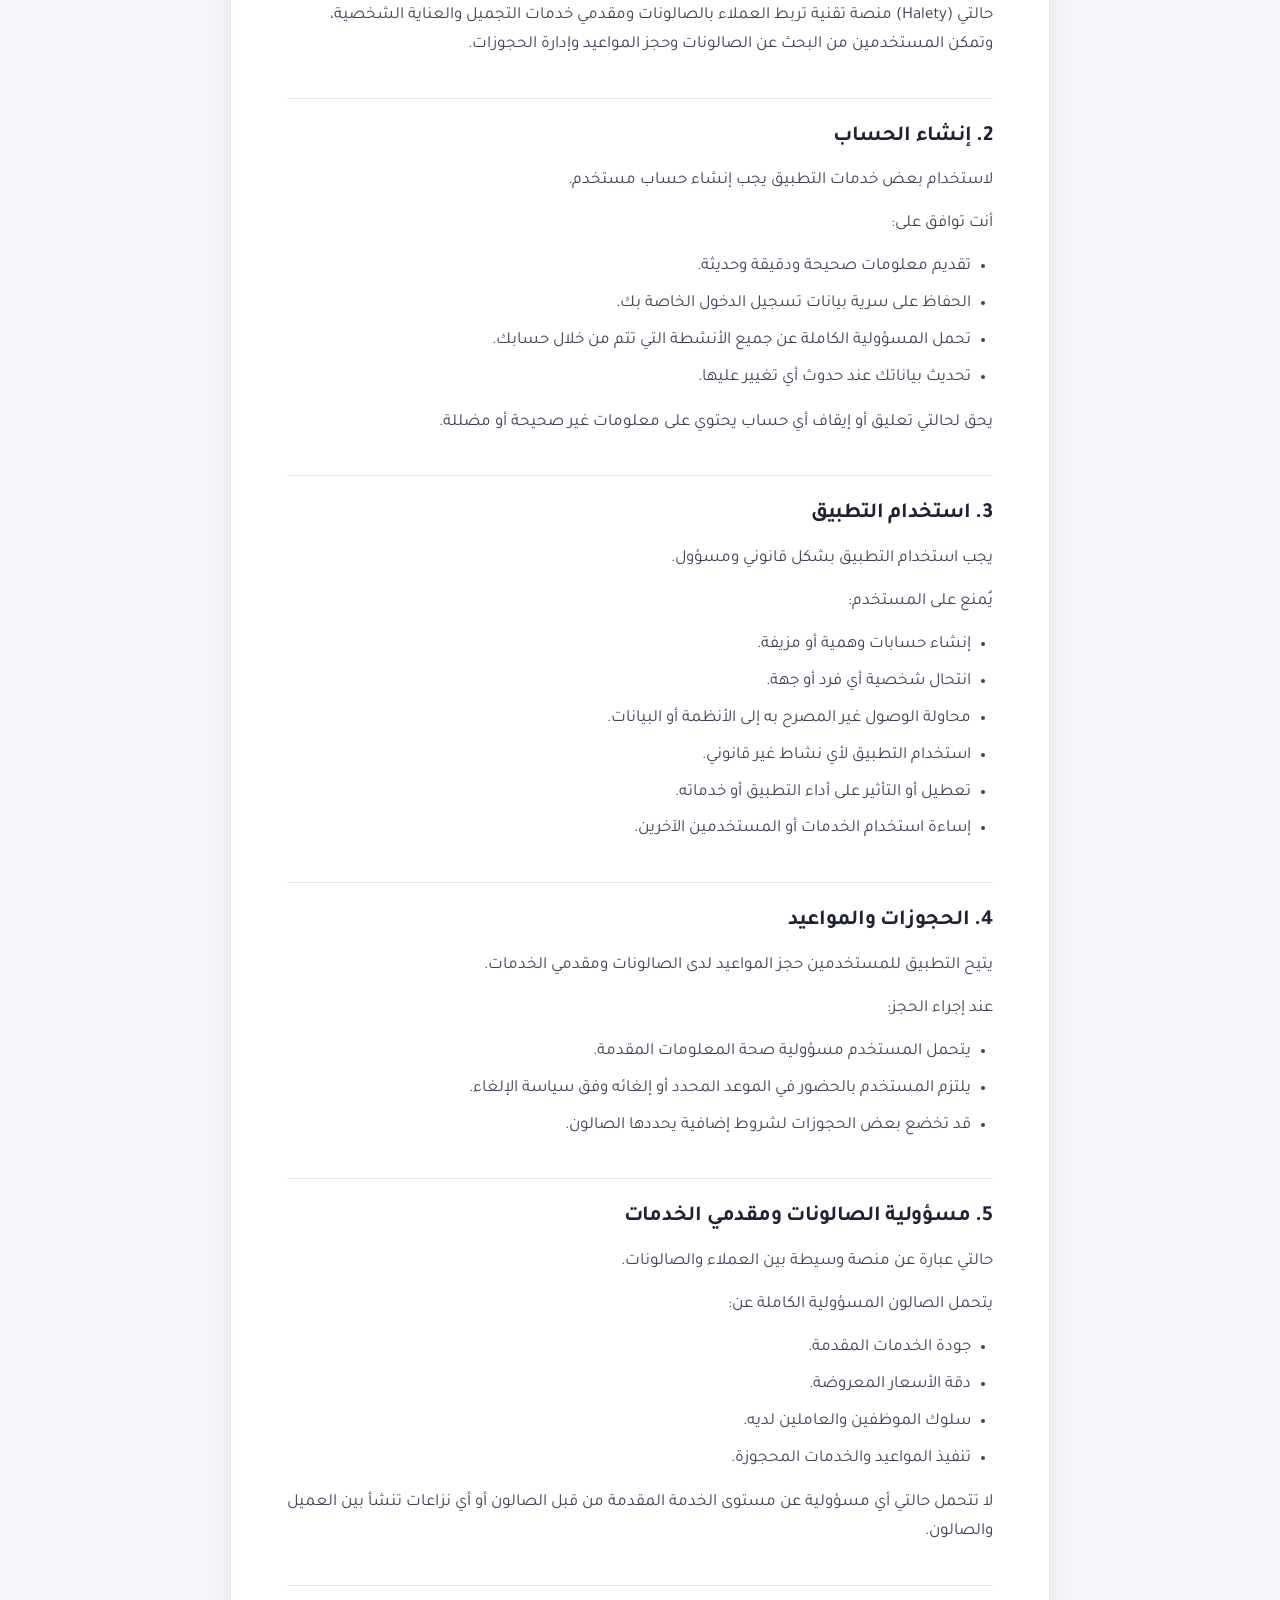
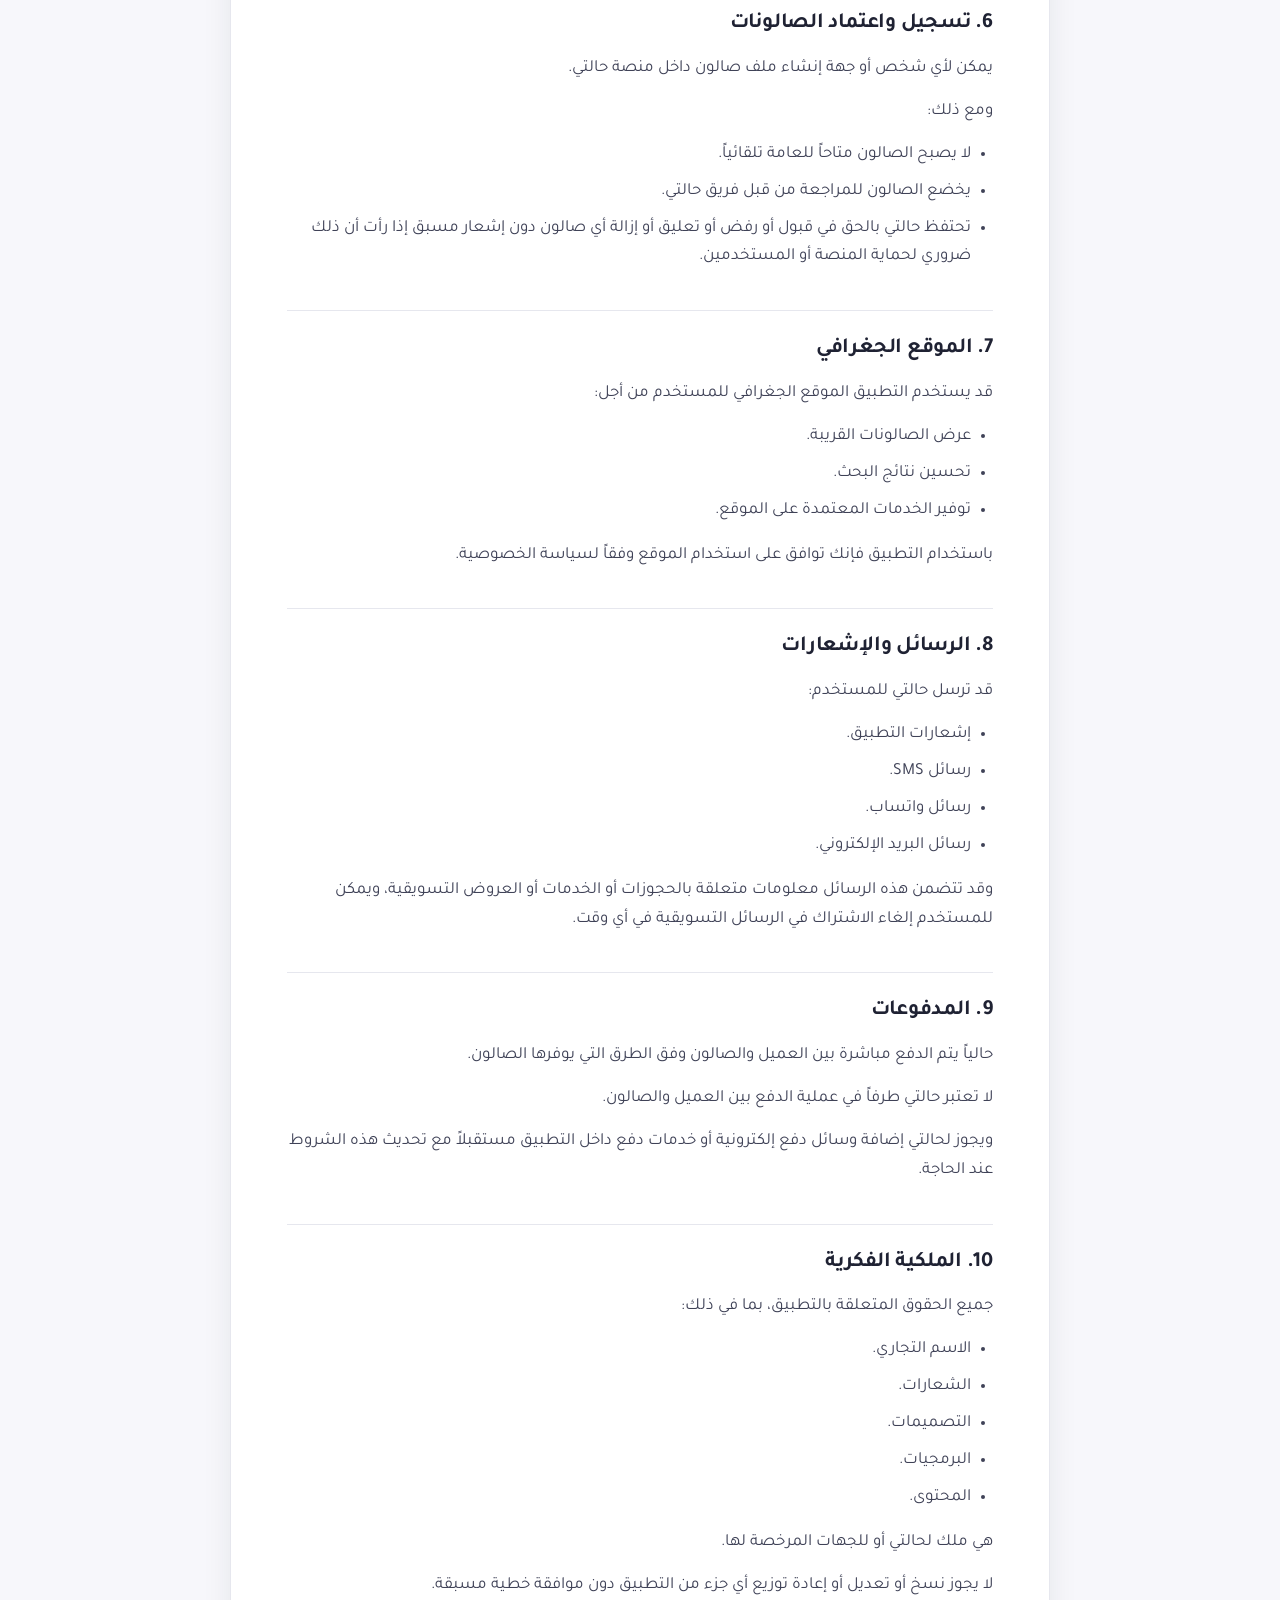
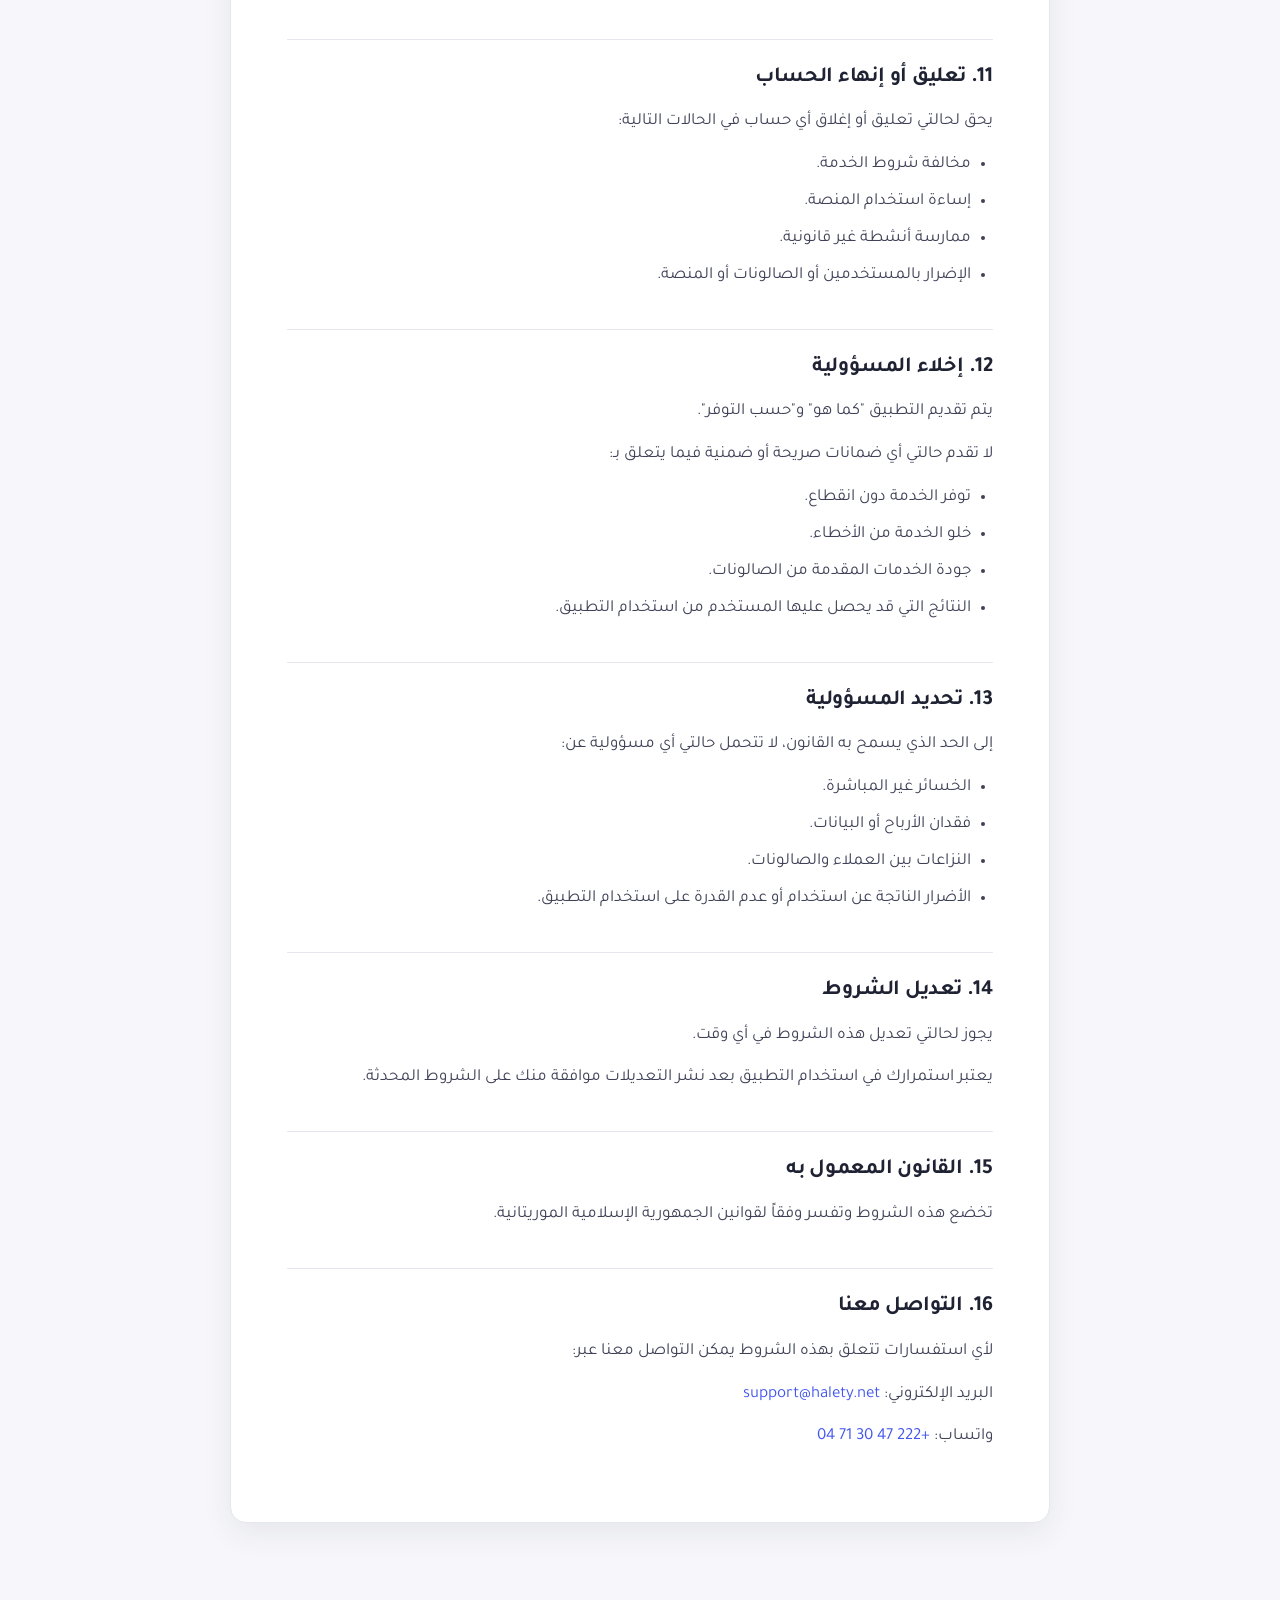
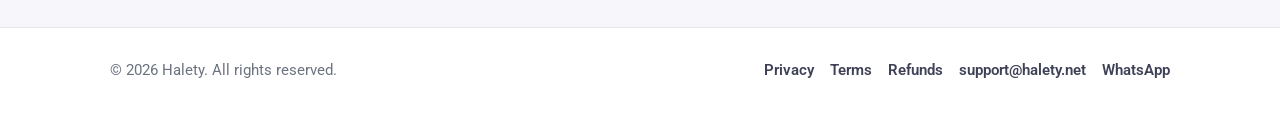
<file: terms-of-service/terms-of-service.html>
<!DOCTYPE html>
<html lang="en">
<head>
  <meta charset="UTF-8">
  <meta name="viewport" content="width=device-width, initial-scale=1">
  <title>Terms of Service — Halety</title>
  <meta name="description" content="Halety Terms of Service governing your access to and use of the Halety platform. English and Arabic.">
  <link rel="preconnect" href="https://fonts.googleapis.com">
  <link rel="preconnect" href="https://fonts.gstatic.com" crossorigin>
  <link href="https://fonts.googleapis.com/css2?family=Domine:wght@400;500;600;700&family=Roboto:wght@400;500;700;900&family=Tajawal:wght@400;500;700;800&display=swap" rel="stylesheet">
  <link rel="stylesheet" href="../styles.css">
</head>
<body>

  <header class="site-header">
    <div class="wrap">
      <a class="brand" href="../index.html">
        <img class="logo" src="../assets/halety-logo.svg" alt="Halety">
      </a>
      <nav class="nav">
        <a href="../privacy-policy/privacy-policy.html">Privacy</a>
        <a href="../terms-of-service/terms-of-service.html">Terms</a>
        <a href="../refund-policy/refund-policy.html">Refunds</a>
        <a href="mailto:support@halety.net">Contact</a>
      </nav>
    </div>
  </header>

  <main class="page">
    <a class="back" href="../index.html">← Back to Legal Center</a>

    <article class="doc">
      <div class="doc-head">
        <h1>Terms of Service</h1>
        <span class="updated">Last Updated: June 2026</span>
      </div>

      <div class="lang-switch">
        <a href="#en">English</a>
        <a href="#ar">العربية</a>
      </div>

      <hr class="divider">

      <!-- ============================== ENGLISH ============================== -->
      <section id="en" class="lang-block" lang="en">
        <p class="intro">Welcome to Halety ("Halety", "we", "our", or "us").</p>
        <p>These Terms of Service govern your access to and use of the Halety mobile applications, websites, and related services. By creating an account or using Halety, you agree to be bound by these Terms.</p>

        <h2>1. About Halety</h2>
        <p>Halety is a technology platform that connects customers with salons, barbershops, beauty professionals, and personal care service providers. Users can discover salons, book appointments, manage bookings, and communicate with service providers through the platform.</p>

        <h2>2. User Accounts</h2>
        <p>To access certain features of Halety, you may be required to create an account.</p>
        <p>You agree to:</p>
        <ul>
          <li>Provide accurate and complete information.</li>
          <li>Keep your account information up to date.</li>
          <li>Maintain the security of your account credentials.</li>
          <li>Be responsible for all activities conducted through your account.</li>
        </ul>
        <p>Halety reserves the right to suspend or terminate accounts that contain false, misleading, or fraudulent information.</p>

        <h2>3. Acceptable Use</h2>
        <p>You agree to use Halety only for lawful purposes.</p>
        <p>You may not:</p>
        <ul>
          <li>Create fake or misleading accounts.</li>
          <li>Impersonate another person or business.</li>
          <li>Attempt unauthorized access to systems or data.</li>
          <li>Disrupt or interfere with the operation of the platform.</li>
          <li>Use the platform for unlawful activities.</li>
          <li>Harass, abuse, or harm other users or businesses.</li>
        </ul>

        <h2>4. Appointments and Bookings</h2>
        <p>Halety allows users to schedule appointments with participating salons and service providers.</p>
        <p>By making a booking, you agree to:</p>
        <ul>
          <li>Provide accurate booking information.</li>
          <li>Arrive at the scheduled appointment time.</li>
          <li>Follow the salon's applicable policies.</li>
          <li>Cancel appointments in accordance with the cancellation policy.</li>
        </ul>
        <p>Additional booking conditions may be imposed by individual salons.</p>

        <h2>5. Salon and Service Provider Responsibilities</h2>
        <p>Halety acts solely as a platform connecting customers and service providers.</p>
        <p>Each salon or service provider is solely responsible for:</p>
        <ul>
          <li>The quality of services provided.</li>
          <li>Pricing accuracy.</li>
          <li>Staff conduct and professionalism.</li>
          <li>Appointment fulfillment.</li>
          <li>Compliance with applicable laws and regulations.</li>
        </ul>
        <p>Halety is not responsible for the services, actions, omissions, products, or conduct of salons or service providers.</p>

        <h2>6. Salon Registration and Approval</h2>
        <p>Businesses may create salon profiles on Halety.</p>
        <p>However:</p>
        <ul>
          <li>Salon listings are subject to review by Halety.</li>
          <li>A salon may not become publicly visible until approved.</li>
          <li>Halety may approve, reject, suspend, or remove any salon listing at its discretion.</li>
          <li>Approval may be withdrawn if a salon violates platform policies.</li>
        </ul>

        <h2>7. Location Services</h2>
        <p>Halety may access and process your location information in order to:</p>
        <ul>
          <li>Display nearby salons.</li>
          <li>Improve search results.</li>
          <li>Provide location-based features.</li>
        </ul>
        <p>By using the platform, you consent to the collection and use of location information as described in our Privacy Policy.</p>

        <h2>8. Communications</h2>
        <p>Halety may send:</p>
        <ul>
          <li>Push notifications.</li>
          <li>SMS messages.</li>
          <li>WhatsApp messages.</li>
          <li>Email communications.</li>
        </ul>
        <p>These communications may include booking confirmations, reminders, service updates, security notices, and marketing messages.</p>
        <p>Users may opt out of marketing communications at any time.</p>

        <h2>9. Payments</h2>
        <p>At this time, payments may be processed directly between customers and salons using payment methods offered by the salon.</p>
        <p>Halety is not currently a party to such payment transactions.</p>
        <p>Halety reserves the right to introduce integrated payment services in the future. Additional payment terms may apply if such services become available.</p>

        <h2>10. Intellectual Property</h2>
        <p>All rights, title, and interest in Halety, including but not limited to:</p>
        <ul>
          <li>Software</li>
          <li>Design</li>
          <li>Logos</li>
          <li>Trademarks</li>
          <li>Content</li>
          <li>Features and functionality</li>
        </ul>
        <p>are owned by Halety or its licensors and are protected by applicable intellectual property laws.</p>
        <p>You may not copy, modify, distribute, reverse engineer, or exploit any part of the platform without prior written permission.</p>

        <h2>11. Account Suspension and Termination</h2>
        <p>Halety may suspend, restrict, or terminate your account if:</p>
        <ul>
          <li>You violate these Terms.</li>
          <li>You engage in fraudulent activity.</li>
          <li>You misuse the platform.</li>
          <li>Your actions harm other users, salons, or the platform.</li>
        </ul>

        <h2>12. Disclaimer of Warranties</h2>
        <p>Halety is provided on an "as is" and "as available" basis.</p>
        <p>To the maximum extent permitted by law, Halety disclaims all warranties, whether express or implied, including warranties of:</p>
        <ul>
          <li>Merchantability</li>
          <li>Fitness for a particular purpose</li>
          <li>Non-infringement</li>
          <li>Availability or uninterrupted service</li>
        </ul>

        <h2>13. Limitation of Liability</h2>
        <p>To the fullest extent permitted by law, Halety shall not be liable for:</p>
        <ul>
          <li>Indirect or consequential damages.</li>
          <li>Loss of profits, revenue, or data.</li>
          <li>Disputes between customers and salons.</li>
          <li>Service quality issues.</li>
          <li>Missed appointments.</li>
          <li>Actions or omissions of service providers.</li>
        </ul>

        <h2>14. Changes to These Terms</h2>
        <p>Halety may modify these Terms at any time.</p>
        <p>Updated Terms will become effective upon publication within the application or on the official website.</p>
        <p>Your continued use of Halety after such changes constitutes acceptance of the updated Terms.</p>

        <h2>15. Governing Law</h2>
        <p>These Terms shall be governed by and interpreted in accordance with the laws of the Islamic Republic of Mauritania.</p>

        <h2>16. Contact Us</h2>
        <p>If you have any questions regarding these Terms of Service, please contact us:</p>
        <p><strong>Email:</strong> <a href="mailto:support@halety.net">support@halety.net</a></p>
        <p><strong>WhatsApp:</strong> <a href="https://wa.me/22247307104">+222 47 30 71 04</a></p>
        <p>Thank you for using Halety.</p>
      </section>

      <hr class="divider">

      <!-- ============================== ARABIC ============================== -->
      <section id="ar" class="lang-block" lang="ar" dir="rtl">
        <div class="doc-head">
          <h1>شروط الخدمة</h1>
          <span class="updated">آخر تحديث: يونيو 2026</span>
        </div>

        <p class="intro">مرحباً بك في تطبيق حالتي (Halety).</p>
        <p>تحدد شروط الخدمة هذه القواعد والأحكام التي تحكم استخدامك لتطبيق حالتي والخدمات المرتبطة به. باستخدامك للتطبيق فإنك توافق على الالتزام بهذه الشروط.</p>

        <h2>1. التعريف بالخدمة</h2>
        <p>حالتي (Halety) منصة تقنية تربط العملاء بالصالونات ومقدمي خدمات التجميل والعناية الشخصية، وتمكن المستخدمين من البحث عن الصالونات وحجز المواعيد وإدارة الحجوزات.</p>

        <h2>2. إنشاء الحساب</h2>
        <p>لاستخدام بعض خدمات التطبيق يجب إنشاء حساب مستخدم.</p>
        <p>أنت توافق على:</p>
        <ul>
          <li>تقديم معلومات صحيحة ودقيقة وحديثة.</li>
          <li>الحفاظ على سرية بيانات تسجيل الدخول الخاصة بك.</li>
          <li>تحمل المسؤولية الكاملة عن جميع الأنشطة التي تتم من خلال حسابك.</li>
          <li>تحديث بياناتك عند حدوث أي تغيير عليها.</li>
        </ul>
        <p>يحق لحالتي تعليق أو إيقاف أي حساب يحتوي على معلومات غير صحيحة أو مضللة.</p>

        <h2>3. استخدام التطبيق</h2>
        <p>يجب استخدام التطبيق بشكل قانوني ومسؤول.</p>
        <p>يُمنع على المستخدم:</p>
        <ul>
          <li>إنشاء حسابات وهمية أو مزيفة.</li>
          <li>انتحال شخصية أي فرد أو جهة.</li>
          <li>محاولة الوصول غير المصرح به إلى الأنظمة أو البيانات.</li>
          <li>استخدام التطبيق لأي نشاط غير قانوني.</li>
          <li>تعطيل أو التأثير على أداء التطبيق أو خدماته.</li>
          <li>إساءة استخدام الخدمات أو المستخدمين الآخرين.</li>
        </ul>

        <h2>4. الحجوزات والمواعيد</h2>
        <p>يتيح التطبيق للمستخدمين حجز المواعيد لدى الصالونات ومقدمي الخدمات.</p>
        <p>عند إجراء الحجز:</p>
        <ul>
          <li>يتحمل المستخدم مسؤولية صحة المعلومات المقدمة.</li>
          <li>يلتزم المستخدم بالحضور في الموعد المحدد أو إلغائه وفق سياسة الإلغاء.</li>
          <li>قد تخضع بعض الحجوزات لشروط إضافية يحددها الصالون.</li>
        </ul>

        <h2>5. مسؤولية الصالونات ومقدمي الخدمات</h2>
        <p>حالتي عبارة عن منصة وسيطة بين العملاء والصالونات.</p>
        <p>يتحمل الصالون المسؤولية الكاملة عن:</p>
        <ul>
          <li>جودة الخدمات المقدمة.</li>
          <li>دقة الأسعار المعروضة.</li>
          <li>سلوك الموظفين والعاملين لديه.</li>
          <li>تنفيذ المواعيد والخدمات المحجوزة.</li>
        </ul>
        <p>لا تتحمل حالتي أي مسؤولية عن مستوى الخدمة المقدمة من قبل الصالون أو أي نزاعات تنشأ بين العميل والصالون.</p>

        <h2>6. تسجيل واعتماد الصالونات</h2>
        <p>يمكن لأي شخص أو جهة إنشاء ملف صالون داخل منصة حالتي.</p>
        <p>ومع ذلك:</p>
        <ul>
          <li>لا يصبح الصالون متاحاً للعامة تلقائياً.</li>
          <li>يخضع الصالون للمراجعة من قبل فريق حالتي.</li>
          <li>تحتفظ حالتي بالحق في قبول أو رفض أو تعليق أو إزالة أي صالون دون إشعار مسبق إذا رأت أن ذلك ضروري لحماية المنصة أو المستخدمين.</li>
        </ul>

        <h2>7. الموقع الجغرافي</h2>
        <p>قد يستخدم التطبيق الموقع الجغرافي للمستخدم من أجل:</p>
        <ul>
          <li>عرض الصالونات القريبة.</li>
          <li>تحسين نتائج البحث.</li>
          <li>توفير الخدمات المعتمدة على الموقع.</li>
        </ul>
        <p>باستخدام التطبيق فإنك توافق على استخدام الموقع وفقاً لسياسة الخصوصية.</p>

        <h2>8. الرسائل والإشعارات</h2>
        <p>قد ترسل حالتي للمستخدم:</p>
        <ul>
          <li>إشعارات التطبيق.</li>
          <li>رسائل SMS.</li>
          <li>رسائل واتساب.</li>
          <li>رسائل البريد الإلكتروني.</li>
        </ul>
        <p>وقد تتضمن هذه الرسائل معلومات متعلقة بالحجوزات أو الخدمات أو العروض التسويقية، ويمكن للمستخدم إلغاء الاشتراك في الرسائل التسويقية في أي وقت.</p>

        <h2>9. المدفوعات</h2>
        <p>حالياً يتم الدفع مباشرة بين العميل والصالون وفق الطرق التي يوفرها الصالون.</p>
        <p>لا تعتبر حالتي طرفاً في عملية الدفع بين العميل والصالون.</p>
        <p>ويجوز لحالتي إضافة وسائل دفع إلكترونية أو خدمات دفع داخل التطبيق مستقبلاً مع تحديث هذه الشروط عند الحاجة.</p>

        <h2>10. الملكية الفكرية</h2>
        <p>جميع الحقوق المتعلقة بالتطبيق، بما في ذلك:</p>
        <ul>
          <li>الاسم التجاري.</li>
          <li>الشعارات.</li>
          <li>التصميمات.</li>
          <li>البرمجيات.</li>
          <li>المحتوى.</li>
        </ul>
        <p>هي ملك لحالتي أو للجهات المرخصة لها.</p>
        <p>لا يجوز نسخ أو تعديل أو إعادة توزيع أي جزء من التطبيق دون موافقة خطية مسبقة.</p>

        <h2>11. تعليق أو إنهاء الحساب</h2>
        <p>يحق لحالتي تعليق أو إغلاق أي حساب في الحالات التالية:</p>
        <ul>
          <li>مخالفة شروط الخدمة.</li>
          <li>إساءة استخدام المنصة.</li>
          <li>ممارسة أنشطة غير قانونية.</li>
          <li>الإضرار بالمستخدمين أو الصالونات أو المنصة.</li>
        </ul>

        <h2>12. إخلاء المسؤولية</h2>
        <p>يتم تقديم التطبيق "كما هو" و"حسب التوفر".</p>
        <p>لا تقدم حالتي أي ضمانات صريحة أو ضمنية فيما يتعلق بـ:</p>
        <ul>
          <li>توفر الخدمة دون انقطاع.</li>
          <li>خلو الخدمة من الأخطاء.</li>
          <li>جودة الخدمات المقدمة من الصالونات.</li>
          <li>النتائج التي قد يحصل عليها المستخدم من استخدام التطبيق.</li>
        </ul>

        <h2>13. تحديد المسؤولية</h2>
        <p>إلى الحد الذي يسمح به القانون، لا تتحمل حالتي أي مسؤولية عن:</p>
        <ul>
          <li>الخسائر غير المباشرة.</li>
          <li>فقدان الأرباح أو البيانات.</li>
          <li>النزاعات بين العملاء والصالونات.</li>
          <li>الأضرار الناتجة عن استخدام أو عدم القدرة على استخدام التطبيق.</li>
        </ul>

        <h2>14. تعديل الشروط</h2>
        <p>يجوز لحالتي تعديل هذه الشروط في أي وقت.</p>
        <p>يعتبر استمرارك في استخدام التطبيق بعد نشر التعديلات موافقة منك على الشروط المحدثة.</p>

        <h2>15. القانون المعمول به</h2>
        <p>تخضع هذه الشروط وتفسر وفقاً لقوانين الجمهورية الإسلامية الموريتانية.</p>

        <h2>16. التواصل معنا</h2>
        <p>لأي استفسارات تتعلق بهذه الشروط يمكن التواصل معنا عبر:</p>
        <p>البريد الإلكتروني: <a href="mailto:support@halety.net">support@halety.net</a></p>
        <p>واتساب: <a href="https://wa.me/22247307104">+222 47 30 71 04</a></p>
      </section>
    </article>
  </main>

  <footer class="site-footer">
    <div class="wrap">
      <span>© 2026 Halety. All rights reserved.</span>
      <span class="links">
        <a href="../privacy-policy/privacy-policy.html">Privacy</a>
        <a href="../terms-of-service/terms-of-service.html">Terms</a>
        <a href="../refund-policy/refund-policy.html">Refunds</a>
        <a href="mailto:support@halety.net">support@halety.net</a>
        <a href="https://wa.me/22247307104">WhatsApp</a>
      </span>
    </div>
  </footer>

</body>
</html>
</file>
<file: styles.css>
/* ==========================================================================
   Halety — Shared Stylesheet
   Pure CSS, mobile-first, no JavaScript required.
   ========================================================================== */

:root {
  --brand:        #4457ED;   /* Halety blue   */
  --brand-dark:   #2c3bbf;   /* deep blue     */
  --brand-light:  #e9ecff;   /* light tint    */
  --accent:       #7c8bff;   /* lighter blue  */
  --ink:          #1f2233;   /* headings  */
  --body:         #3f4257;   /* body text */
  --muted:        #6b7280;   /* secondary */
  --line:         #e6e7ee;   /* borders   */
  --bg:           #f7f7fb;   /* page bg   */
  --card:         #ffffff;   /* surfaces  */
  --radius:       16px;
  --maxw:         860px;
  --shadow:       0 10px 30px rgba(31, 34, 51, 0.08);
  --shadow-sm:    0 2px 8px rgba(31, 34, 51, 0.06);
}

* { box-sizing: border-box; }

html { scroll-behavior: smooth; -webkit-text-size-adjust: 100%; }

body {
  margin: 0;
  font-family: "Roboto", "Segoe UI", "Helvetica Neue", Arial,
               "Apple Color Emoji", "Segoe UI Emoji", sans-serif;
  color: var(--body);
  background: var(--bg);
  line-height: 1.7;
  font-size: 17px;
  -webkit-font-smoothing: antialiased;
  text-rendering: optimizeLegibility;
}

img { max-width: 100%; display: block; }

a { color: var(--brand); text-decoration: none; }
a:hover { text-decoration: underline; }

/* English titles use Domine (serif); Arabic titles stay on Tajawal */
h1, h2, h3 {
  font-family: "Domine", Georgia, "Times New Roman", serif;
}
[dir="rtl"] h1,
[dir="rtl"] h2,
[dir="rtl"] h3 {
  font-family: "Tajawal", "Segoe UI", Tahoma, Arial, sans-serif;
}

/* ----------------------------------------------------------- Site header */
.site-header {
  position: sticky;
  top: 0;
  z-index: 50;
  background: rgba(255, 255, 255, 0.92);
  backdrop-filter: saturate(180%) blur(10px);
  border-bottom: 1px solid var(--line);
}

.site-header .wrap {
  display: flex;
  align-items: center;
  justify-content: space-between;
  gap: 16px;
  max-width: 1100px;
  margin: 0 auto;
  padding: 14px 20px;
}

.brand {
  display: inline-flex;
  align-items: center;
}
.brand:hover { text-decoration: none; }

.brand .logo {
  height: 34px;
  width: auto;
  display: block;
}

.nav {
  display: flex;
  flex-wrap: wrap;
  gap: 6px;
}
.nav a {
  color: var(--body);
  font-size: 0.95rem;
  font-weight: 600;
  padding: 8px 12px;
  border-radius: 10px;
}
.nav a:hover { background: var(--brand-light); color: var(--brand-dark); text-decoration: none; }

/* ------------------------------------------------------------------- Hero */
.hero {
  background:
    radial-gradient(1200px 400px at 80% -10%, rgba(124, 139, 255, 0.35), transparent 60%),
    linear-gradient(135deg, var(--brand-dark), var(--brand));
  color: #fff;
  text-align: center;
  padding: 84px 20px 96px;
}
.hero .hero-logo {
  height: 52px;
  width: auto;
  margin: 0 auto 26px;
  display: block;
}
.hero h1 {
  margin: 0 0 14px;
  font-size: clamp(2rem, 6vw, 3.25rem);
  line-height: 1.1;
  letter-spacing: -0.03em;
  font-weight: 800;
}
.hero p {
  margin: 0 auto;
  max-width: 600px;
  font-size: clamp(1rem, 2.5vw, 1.2rem);
  color: rgba(255, 255, 255, 0.9);
}
.hero .pill {
  display: inline-block;
  margin-bottom: 22px;
  padding: 6px 14px;
  border-radius: 999px;
  background: rgba(255, 255, 255, 0.15);
  border: 1px solid rgba(255, 255, 255, 0.25);
  font-size: 0.85rem;
  font-weight: 600;
  letter-spacing: 0.02em;
}

/* ---------------------------------------------------------- Policy cards */
.cards {
  max-width: 1100px;
  margin: -56px auto 0;
  padding: 0 20px 40px;
  display: grid;
  grid-template-columns: repeat(auto-fit, minmax(260px, 1fr));
  gap: 22px;
}
.card {
  background: var(--card);
  border: 1px solid var(--line);
  border-radius: var(--radius);
  padding: 26px 24px;
  box-shadow: var(--shadow);
  display: flex;
  flex-direction: column;
  transition: transform 0.18s ease, box-shadow 0.18s ease;
}
.card:hover { transform: translateY(-4px); box-shadow: 0 18px 40px rgba(31,34,51,0.12); }
.card .icon {
  width: 46px;
  height: 46px;
  border-radius: 12px;
  background: var(--brand-light);
  color: var(--brand-dark);
  display: grid;
  place-items: center;
  font-size: 1.4rem;
  margin-bottom: 16px;
}
.card h3 { margin: 0 0 8px; color: var(--ink); font-size: 1.2rem; }
.card p  { margin: 0 0 18px; color: var(--muted); font-size: 0.98rem; }
.card .more {
  margin-top: auto;
  font-weight: 700;
  font-size: 0.95rem;
}
.card a.cover { color: inherit; }
.card a.cover:hover { text-decoration: none; }

/* --------------------------------------------------------- Content shell */
.page {
  max-width: var(--maxw);
  margin: 0 auto;
  padding: 48px 20px 64px;
}

.doc {
  background: var(--card);
  border: 1px solid var(--line);
  border-radius: var(--radius);
  box-shadow: var(--shadow);
  padding: clamp(28px, 5vw, 56px);
}

.doc-head { text-align: center; margin-bottom: 8px; }
.doc-head h1 {
  margin: 0 0 6px;
  font-size: clamp(1.8rem, 5vw, 2.6rem);
  color: var(--ink);
  letter-spacing: -0.02em;
  line-height: 1.15;
}
.updated {
  display: inline-block;
  margin-top: 6px;
  padding: 5px 12px;
  border-radius: 999px;
  background: var(--brand-light);
  color: var(--brand-dark);
  font-size: 0.82rem;
  font-weight: 700;
}

.intro {
  margin: 22px 0 8px;
  color: var(--body);
}

.divider { height: 1px; background: var(--line); border: 0; margin: 36px 0; }

/* Document typography */
.doc h2 {
  margin: 38px 0 12px;
  padding-top: 20px;
  border-top: 1px solid var(--line);
  font-size: 1.35rem;
  color: var(--ink);
  letter-spacing: -0.01em;
}
.doc h2:first-of-type { border-top: 0; padding-top: 0; }
.doc h3 {
  margin: 22px 0 8px;
  font-size: 1.08rem;
  color: var(--brand-dark);
}
.doc p { margin: 0 0 14px; }
.doc ul { margin: 0 0 16px; padding-inline-start: 22px; }
.doc li { margin: 0 0 8px; }
.doc strong { color: var(--ink); }

/* Language switch tabs (anchor based, no JS) */
.lang-switch {
  display: flex;
  justify-content: center;
  gap: 8px;
  margin: 24px 0 10px;
  flex-wrap: wrap;
}
.lang-switch a {
  padding: 9px 20px;
  border-radius: 999px;
  border: 1px solid var(--line);
  background: #fff;
  color: var(--body);
  font-weight: 700;
  font-size: 0.95rem;
}
.lang-switch a:hover { background: var(--brand-light); color: var(--brand-dark); text-decoration: none; }

.lang-block { scroll-margin-top: 80px; }

/* RTL / Arabic block */
[dir="rtl"] {
  direction: rtl;
  text-align: right;
  font-family: "Tajawal", "Segoe UI", Tahoma, "Geeza Pro", Arial, sans-serif;
}
[dir="rtl"] .doc-head { text-align: center; }
[dir="rtl"] .doc ul { padding-inline-start: 22px; }

/* Back link */
.back {
  display: inline-flex;
  align-items: center;
  gap: 6px;
  margin-bottom: 22px;
  font-weight: 700;
  font-size: 0.95rem;
}

/* ----------------------------------------------------------------- Footer */
.site-footer {
  border-top: 1px solid var(--line);
  background: #fff;
  margin-top: 40px;
}
.site-footer .wrap {
  max-width: 1100px;
  margin: 0 auto;
  padding: 30px 20px;
  display: flex;
  flex-wrap: wrap;
  align-items: center;
  justify-content: space-between;
  gap: 16px;
  color: var(--muted);
  font-size: 0.92rem;
}
.site-footer .links { display: flex; flex-wrap: wrap; gap: 16px; }
.site-footer .links a { color: var(--body); font-weight: 600; }

/* ------------------------------------------------------------ Responsive */
@media (max-width: 600px) {
  body { font-size: 16px; }
  .hero { padding: 64px 18px 80px; }
  .nav { display: none; }            /* keep header clean on small screens */
  .site-header .wrap { justify-content: center; }
}
</file>
